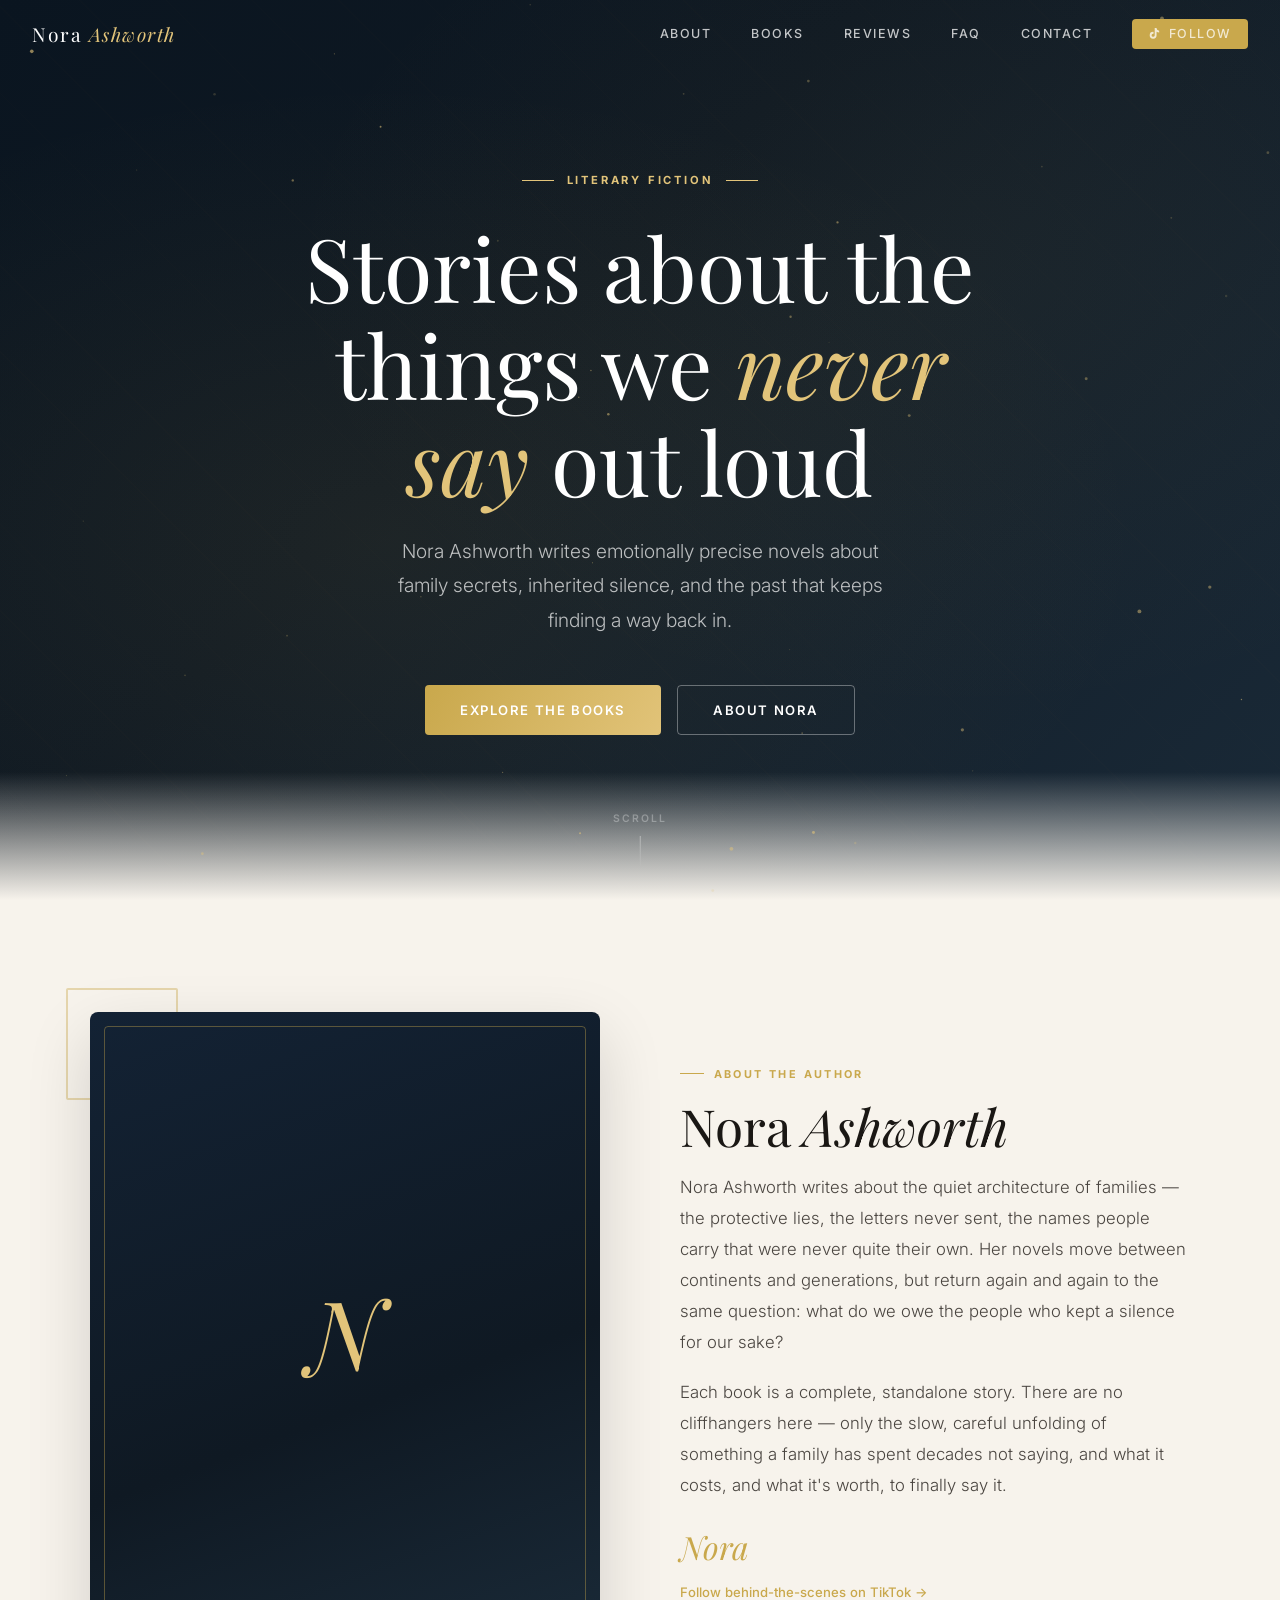
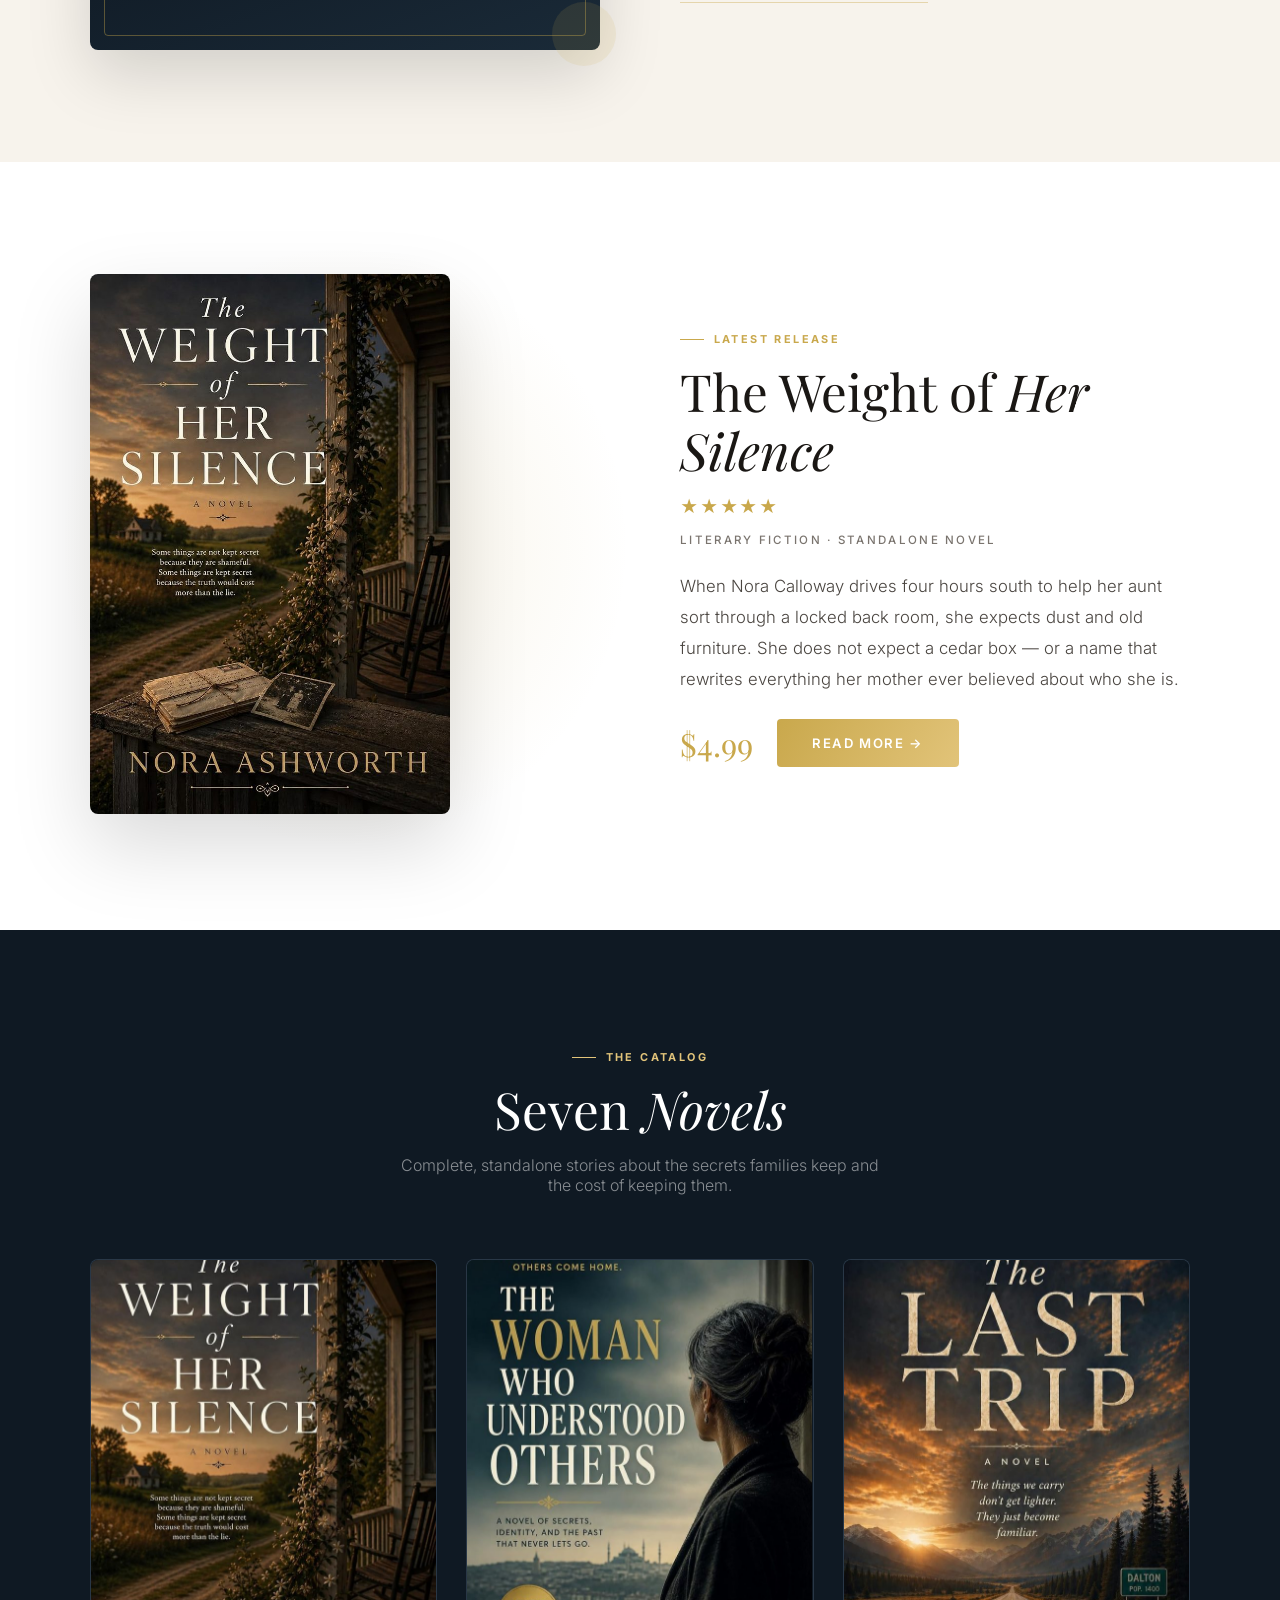
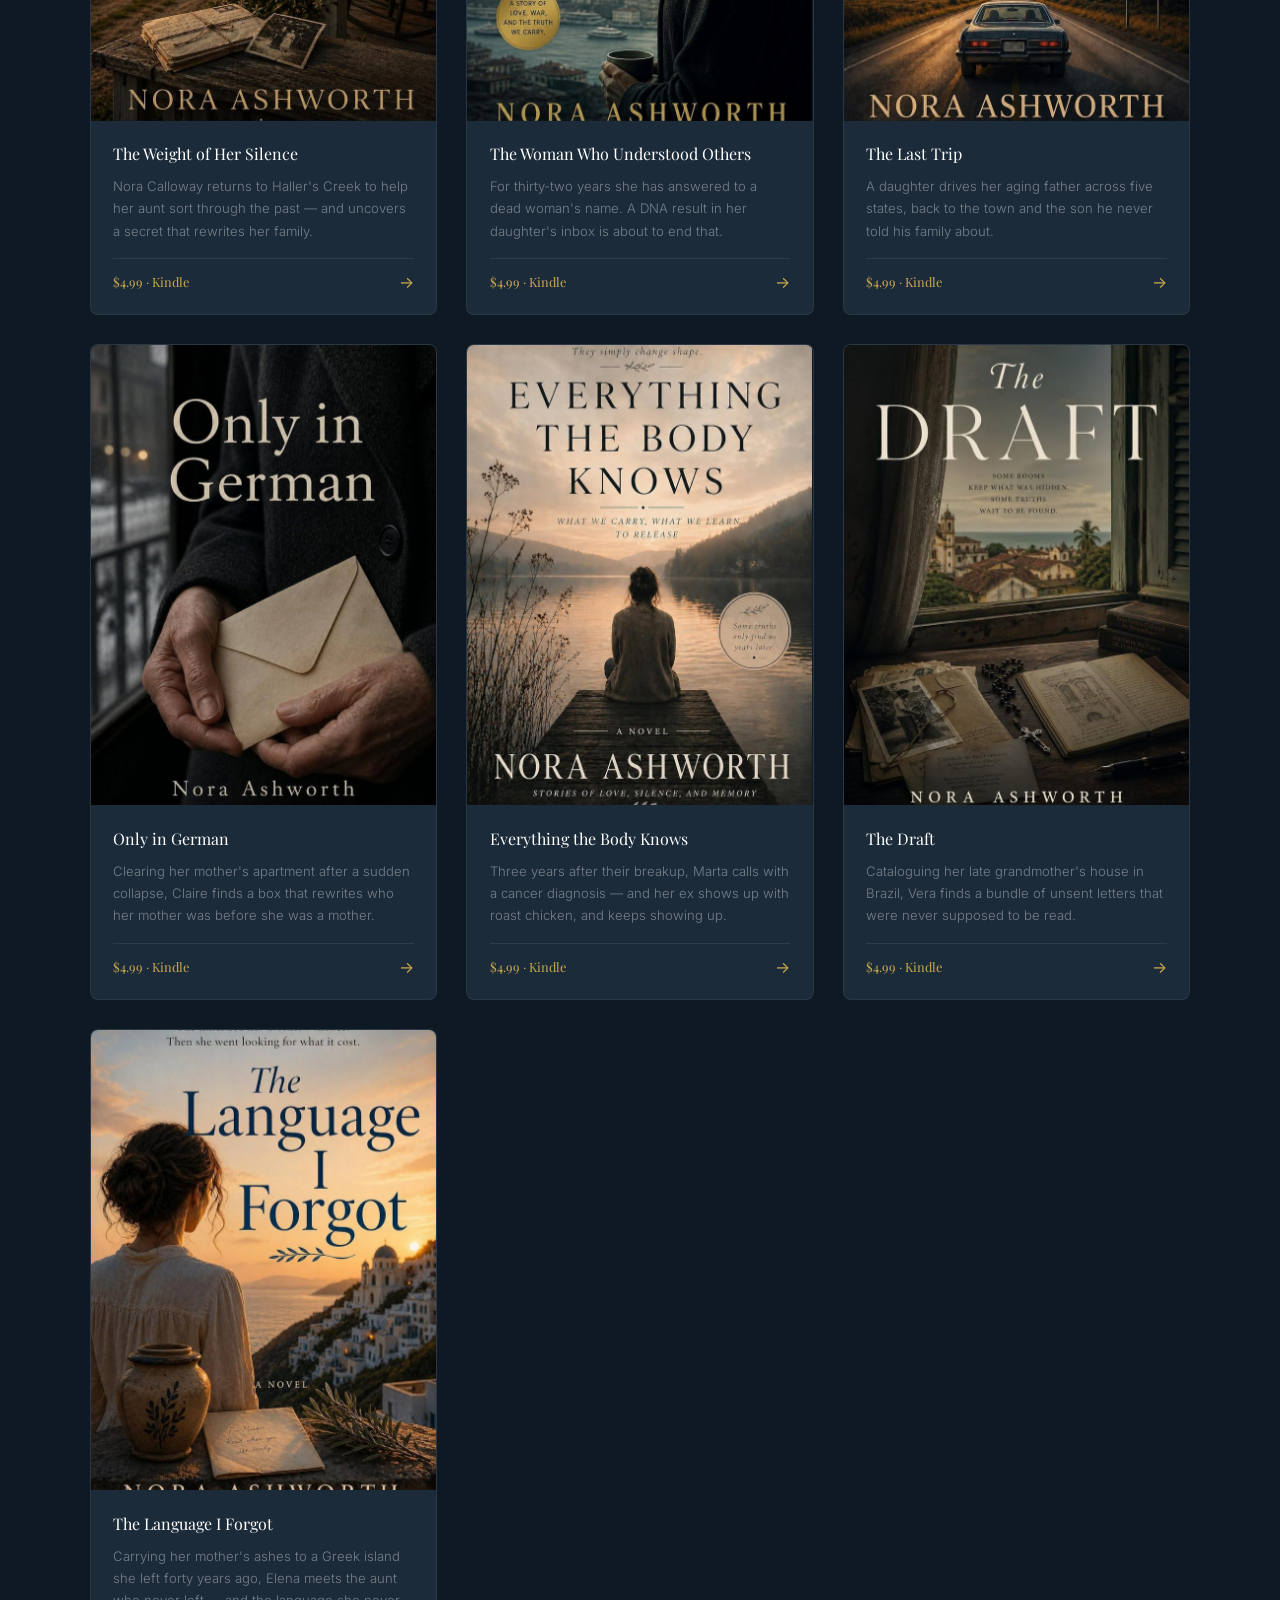
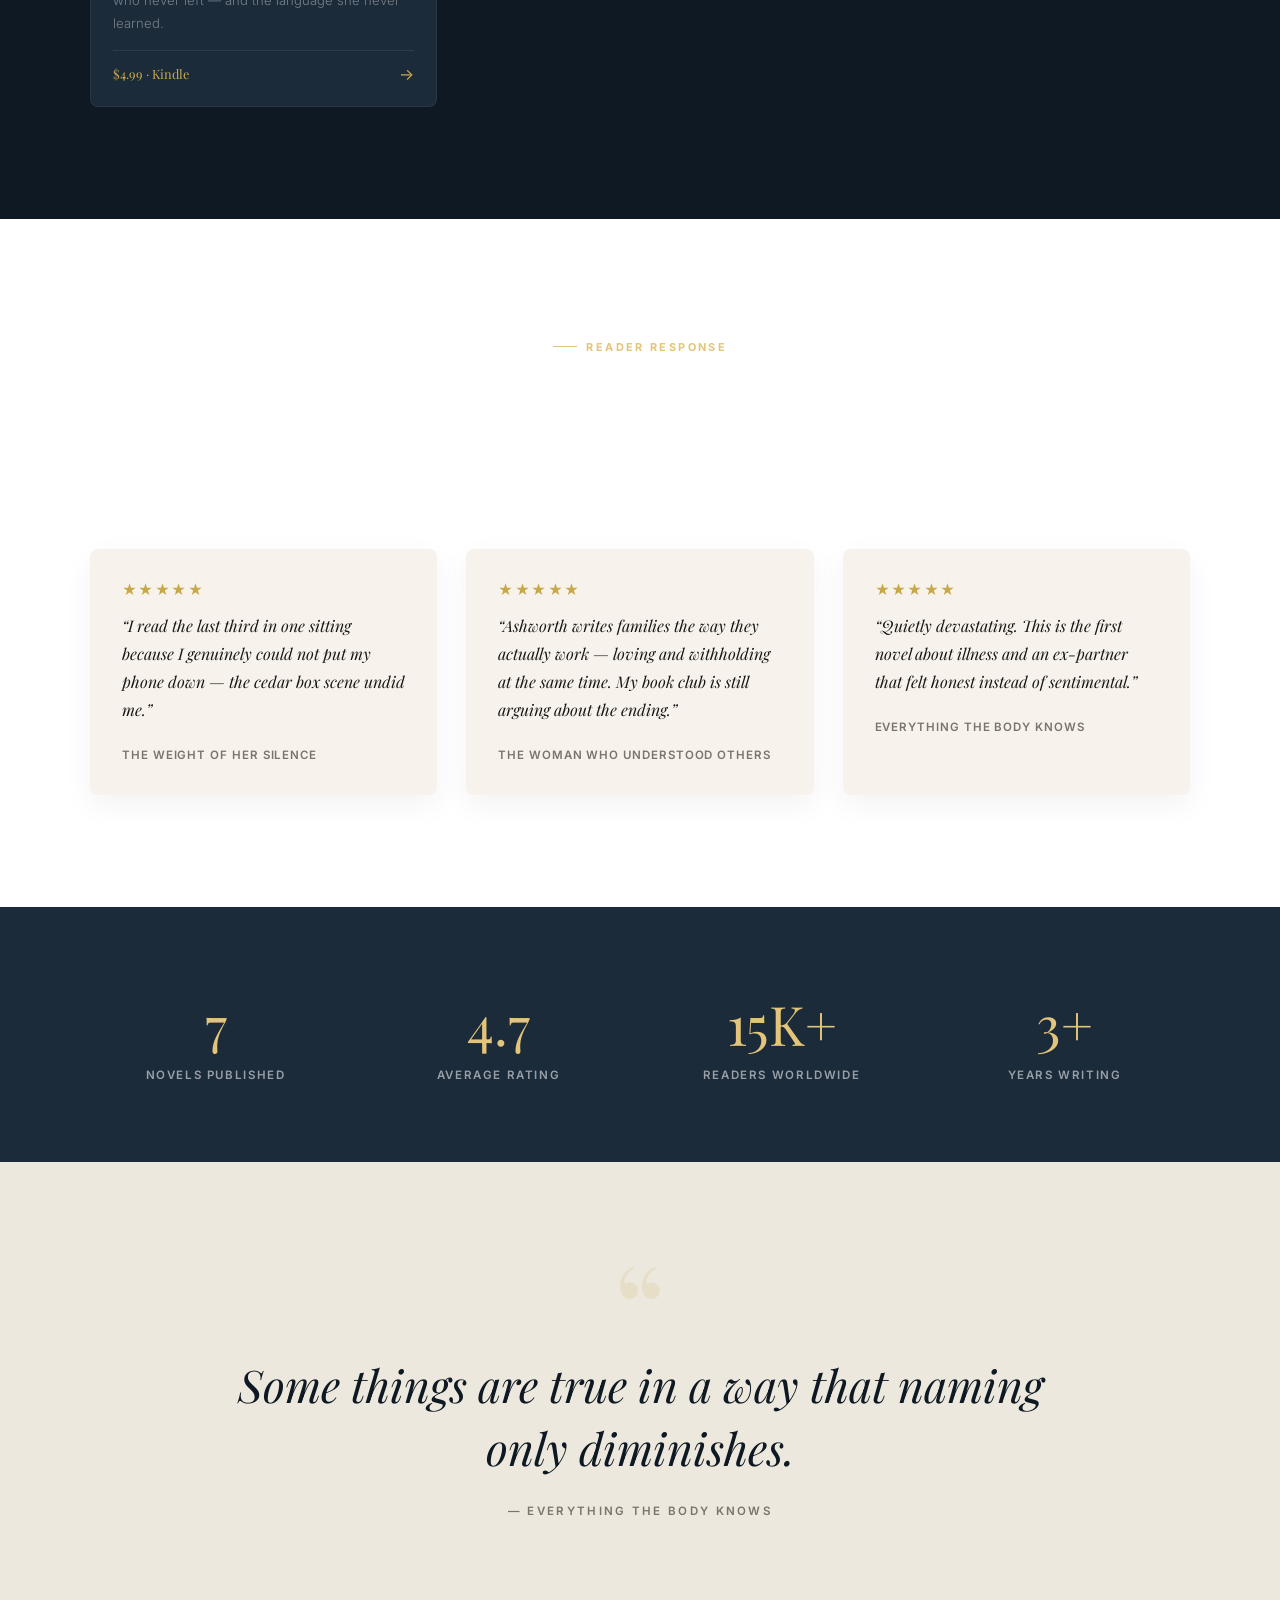
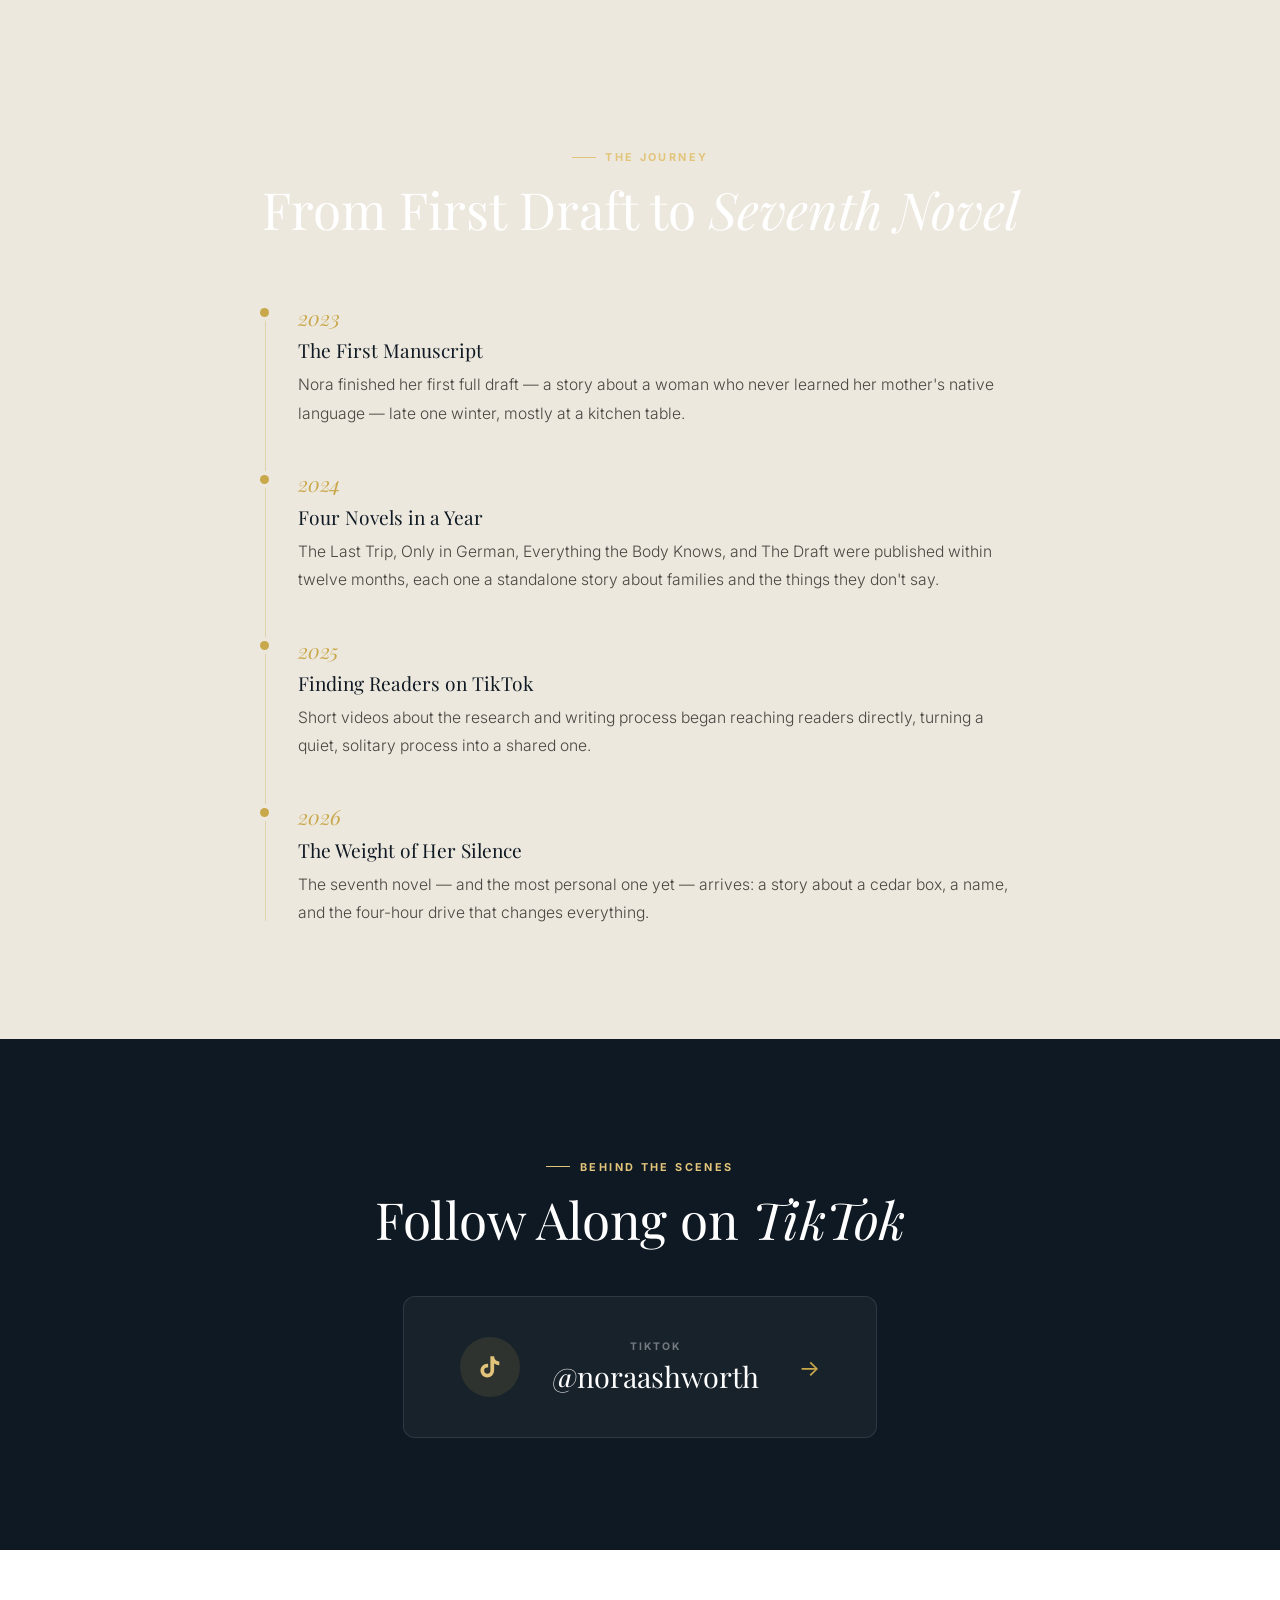
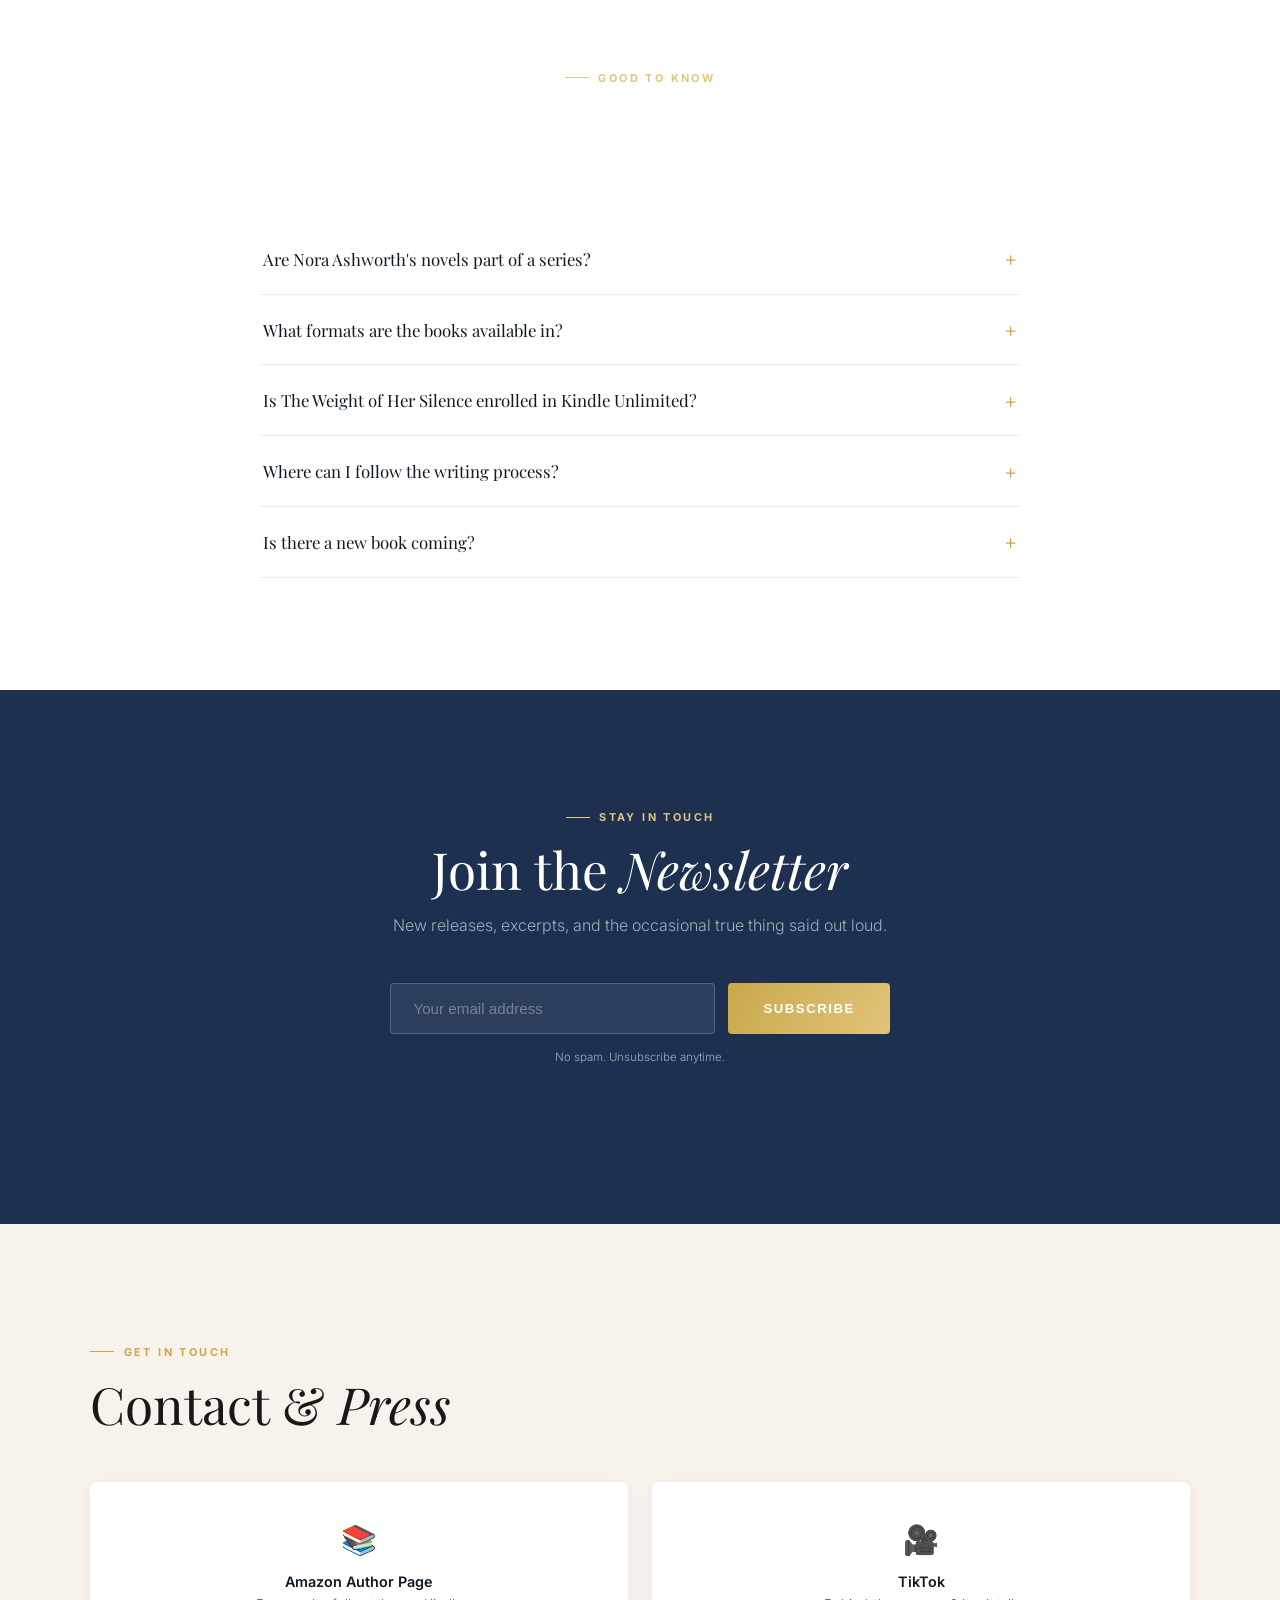
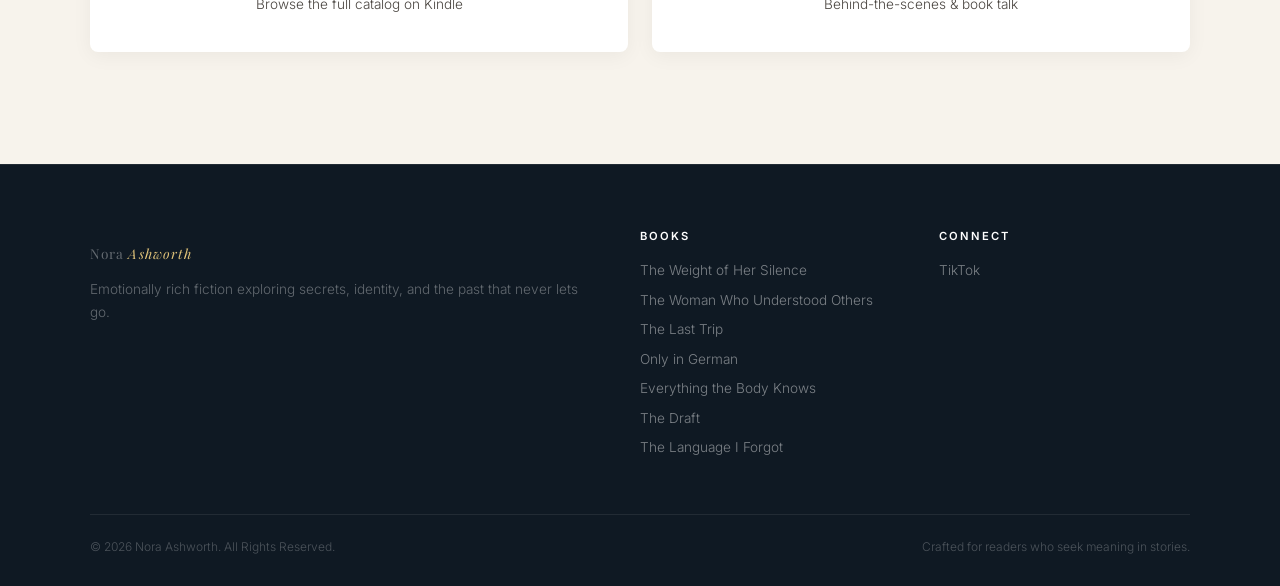
<file: index.html>
<!DOCTYPE html>
<html lang="en">
<head>

<meta charset="UTF-8">
<meta name="viewport" content="width=device-width, initial-scale=1.0">

<title>Nora Ashworth | Author of Literary Fiction</title>

<meta name="description" content="Nora Ashworth writes emotionally rich literary fiction about secrets, identity, and the past that never lets go. Explore her novels, including The Weight of Her Silence, The Woman Who Understood Others, and more &mdash; all available on Amazon Kindle.">
<meta name="keywords" content="Nora Ashworth, literary fiction author, family secrets novels, Kindle books, book club fiction">
<meta name="author" content="Nora Ashworth">
<meta name="robots" content="index,follow,max-image-preview:large,max-snippet:-1,max-video-preview:-1">
<meta name="googlebot" content="index,follow">

<link rel="canonical" href="https://noraashworth.vercel.app/">

<!-- Open Graph -->
<meta property="og:type" content="website">
<meta property="og:site_name" content="Nora Ashworth">
<meta property="og:title" content="Nora Ashworth | Author of Literary Fiction">
<meta property="og:description" content="Emotionally rich fiction exploring secrets, identity, and the past that never lets go.">
<meta property="og:url" content="https://noraashworth.vercel.app/">
<meta property="og:locale" content="en_US">

<!-- Twitter -->
<meta name="twitter:card" content="summary_large_image">
<meta name="twitter:title" content="Nora Ashworth | Author of Literary Fiction">
<meta name="twitter:description" content="Emotionally rich fiction exploring secrets, identity, and the past that never lets go.">

<meta name="theme-color" content="#0F1923">

<!-- Open Graph image (replace with a real hosted image, e.g. https://noraashworth.vercel.app/og-cover.jpg) -->
<meta property="og:image" content="https://noraashworth.vercel.app/og-cover.jpg">
<meta property="og:image:width" content="1200">
<meta property="og:image:height" content="630">
<meta name="twitter:image" content="https://noraashworth.vercel.app/og-cover.jpg">

<link rel="icon" href="favicon.ico">
<link rel="manifest" href="manifest.json">

<link rel="stylesheet" href="style.css">
<link rel="preconnect" href="https://fonts.googleapis.com"/>
<link rel="preconnect" href="https://fonts.gstatic.com" crossorigin/>
<link href="https://fonts.googleapis.com/css2?family=Playfair+Display:ital,wght@0,400;0,500;1,400;1,500&family=Inter:wght@300;400;500;600&display=swap" rel="stylesheet"/>

<!-- Person schema -->
<script type="application/ld+json">
{
  "@context": "https://schema.org",
  "@type": "Person",
  "name": "Nora Ashworth",
  "url": "https://noraashworth.vercel.app/",
  "jobTitle": "Author",
  "sameAs": [
    "https://www.tiktok.com/@noraashworth",
    "https://www.amazon.com/stores/Nora-Ashworth/author/B0GZ97K9LC"
  ]
}
</script>

<!-- Book catalog schema -->
<script type="application/ld+json">
{
  "@context": "https://schema.org",
  "@type": "ItemList",
  "itemListElement": [
    {"@type":"Book","position":1,"name":"The Weight of Her Silence","url":"https://noraashworth.vercel.app/books/the-weight-of-her-silence.html","author":{"@type":"Person","name":"Nora Ashworth"},"offers":{"@type":"Offer","price":"4.99","priceCurrency":"USD","url":"https://noraashworth.vercel.app/books/the-weight-of-her-silence.html"}},
    {"@type":"Book","position":2,"name":"The Woman Who Understood Others","url":"https://www.amazon.com/dp/B0GX32HPV2","author":{"@type":"Person","name":"Nora Ashworth"},"offers":{"@type":"Offer","price":"4.99","priceCurrency":"USD","url":"https://www.amazon.com/dp/B0GX32HPV2"}},
    {"@type":"Book","position":3,"name":"The Last Trip","url":"https://www.amazon.com/dp/B0GX2WC897","author":{"@type":"Person","name":"Nora Ashworth"},"offers":{"@type":"Offer","price":"4.99","priceCurrency":"USD","url":"https://www.amazon.com/dp/B0GX2WC897"}},
    {"@type":"Book","position":4,"name":"Only in German","url":"https://www.amazon.com/dp/B0GZ248SWF","author":{"@type":"Person","name":"Nora Ashworth"},"offers":{"@type":"Offer","price":"4.99","priceCurrency":"USD","url":"https://www.amazon.com/dp/B0GZ248SWF"}},
    {"@type":"Book","position":5,"name":"Everything the Body Knows","url":"https://www.amazon.com/dp/B0GX36T1NR","author":{"@type":"Person","name":"Nora Ashworth"},"offers":{"@type":"Offer","price":"4.99","priceCurrency":"USD","url":"https://www.amazon.com/dp/B0GX36T1NR"}},
    {"@type":"Book","position":6,"name":"The Draft","url":"https://www.amazon.com/dp/B0GZ73FNM8","author":{"@type":"Person","name":"Nora Ashworth"},"offers":{"@type":"Offer","price":"4.99","priceCurrency":"USD","url":"https://www.amazon.com/dp/B0GZ73FNM8"}},
    {"@type":"Book","position":7,"name":"The Language I Forgot","url":"https://www.amazon.com/dp/B0GZ616DH1","author":{"@type":"Person","name":"Nora Ashworth"},"offers":{"@type":"Offer","price":"4.99","priceCurrency":"USD","url":"https://www.amazon.com/dp/B0GZ616DH1"}}
  ]
}
</script>

<!-- FAQ schema (must mirror the visible FAQ section) -->
<script type="application/ld+json">
{
  "@context": "https://schema.org",
  "@type": "FAQPage",
  "mainEntity": [
    {"@type":"Question","name":"Are Nora Ashworth's novels part of a series?","acceptedAnswer":{"@type":"Answer","text":"No. Every novel is a complete, standalone story with its own characters and ending. You can start with any title and read them in any order."}},
    {"@type":"Question","name":"What formats are the books available in?","acceptedAnswer":{"@type":"Answer","text":"All seven novels are available as Kindle ebooks on Amazon. The Weight of Her Silence is also available to read directly on this site."}},
    {"@type":"Question","name":"Is The Weight of Her Silence enrolled in Kindle Unlimited?","acceptedAnswer":{"@type":"Answer","text":"Availability in Kindle Unlimited can change, so check the book's Amazon page for the most current enrollment status."}},
    {"@type":"Question","name":"Where can I follow the writing process?","acceptedAnswer":{"@type":"Answer","text":"Nora shares drafts, research, and behind-the-scenes updates on TikTok at @noraashworth."}},
    {"@type":"Question","name":"Is there a new book coming?","acceptedAnswer":{"@type":"Answer","text":"Yes. Subscribers to the newsletter are the first to hear about new releases, excerpts, and cover reveals."}}
  ]
}
</script>

</head>
<body>

<!-- NAV -->
<nav id="nav">
  <a class="nav-logo" href="index.html">
    <span>Nora <em>Ashworth</em></span>
  </a>
  <div class="nav-links">
    <a href="#about">About</a>
    <a href="#books">Books</a>
    <a href="#reviews">Reviews</a>
    <a href="#faq">FAQ</a>
    <a href="#contact">Contact</a>
    <a class="nav-tiktok" href="https://www.tiktok.com/@noraashworth" target="_blank">
      <svg width="13" height="13" viewBox="0 0 24 24" fill="currentColor"><path d="M19.59 6.69a4.83 4.83 0 0 1-3.77-4.25V2h-3.45v13.67a2.89 2.89 0 0 1-2.88 2.5 2.89 2.89 0 0 1-2.89-2.89 2.89 2.89 0 0 1 2.89-2.89c.28 0 .54.04.79.1V9.01a6.33 6.33 0 0 0-.79-.05 6.34 6.34 0 0 0-6.34 6.34 6.34 6.34 0 0 0 6.34 6.34 6.34 6.34 0 0 0 6.33-6.34V8.82a8.18 8.18 0 0 0 4.78 1.52V6.9a4.85 4.85 0 0 1-1.01-.21z"/></svg>
      Follow
    </a>
  </div>
  <button class="hamburger" id="hamburger" aria-label="Open menu">
    <svg width="24" height="24" viewBox="0 0 24 24" fill="none" stroke="#fff" stroke-width="2"><path d="M3 6h18M3 12h18M3 18h18"/></svg>
  </button>
</nav>

<div class="mobile-menu" id="mobileMenu">
  <button class="mobile-close" id="mobileClose" aria-label="Close menu">
    <svg width="26" height="26" viewBox="0 0 24 24" fill="none" stroke="#fff" stroke-width="2"><path d="M6 6l12 12M18 6L6 18"/></svg>
  </button>
  <a href="#about">About</a>
  <a href="#books">Books</a>
  <a href="#reviews">Reviews</a>
  <a href="#faq">FAQ</a>
  <a href="#contact">Contact</a>
</div>

<!-- HERO -->
<section class="hero">
  <div class="hero-bg"></div>
  <div class="hero-lines"></div>
  <canvas class="hero-particles" id="heroParticles" aria-hidden="true"></canvas>
  <div class="hero-content">
    <div class="eyebrow">Literary Fiction</div>
    <h1>Stories about the things we <em>never say</em> out loud</h1>
    <p>Nora Ashworth writes emotionally precise novels about family secrets, inherited silence, and the past that keeps finding a way back in.</p>
    <div class="hero-ctas">
      <a class="btn-gold" href="#books">Explore the Books</a>
      <a class="btn-outline" href="#about">About Nora</a>
    </div>
  </div>
  <div class="hero-fade"></div>
  <div class="scroll-hint">Scroll<div class="scroll-arrow"></div></div>
</section>

<!-- ABOUT -->
<section id="about">
  <div class="container about-grid">
    <div class="about-img-wrap reveal">
      <div class="about-img-frame"></div>
      <div class="about-monogram"><span>N</span></div>
      <div class="about-img-dot"></div>
    </div>
    <div class="reveal reveal-delay-1">
      <div class="section-eyebrow">About the Author</div>
      <h2 class="section-title">Nora <em>Ashworth</em></h2>
      <p class="about-text">Nora Ashworth writes about the quiet architecture of families &mdash; the protective lies, the letters never sent, the names people carry that were never quite their own. Her novels move between continents and generations, but return again and again to the same question: what do we owe the people who kept a silence for our sake?</p>
      <p class="about-text">Each book is a complete, standalone story. There are no cliffhangers here &mdash; only the slow, careful unfolding of something a family has spent decades not saying, and what it costs, and what it's worth, to finally say it.</p>
      <p class="about-sig">Nora</p>
      <a class="tiktok-link" href="https://www.tiktok.com/@noraashworth" target="_blank">Follow behind-the-scenes on TikTok &rarr;</a>
    </div>
  </div>
</section>

<!-- FEATURED -->
<section class="featured">
  <div class="container featured-grid">
    <div class="featured-img-wrap reveal">
      <div class="featured-glow"></div>
      <img src="covers/the-weight-of-her-silence.jpg" alt="The Weight of Her Silence book cover" loading="lazy">
    </div>
    <div class="reveal reveal-delay-1">
      <div class="section-eyebrow">Latest Release</div>
      <h2 class="section-title">The Weight of <em>Her Silence</em></h2>
      <div class="stars">&#9733;&#9733;&#9733;&#9733;&#9733;</div>
      <p class="featured-label">Literary Fiction &middot; Standalone Novel</p>
      <p class="about-text">When Nora Calloway drives four hours south to help her aunt sort through a locked back room, she expects dust and old furniture. She does not expect a cedar box &mdash; or a name that rewrites everything her mother ever believed about who she is.</p>
      <div class="price-row">
        <span class="price">$4.99</span>
        <a class="btn-gold" href="books/the-weight-of-her-silence.html">Read More &rarr;</a>
      </div>
    </div>
  </div>
</section>

<!-- BOOKS GRID -->
<section class="books-section" id="books">
  <div class="container">
    <div class="books-header reveal">
      <div class="section-eyebrow">The Catalog</div>
      <h2 class="section-title">Seven <em>Novels</em></h2>
      <p>Complete, standalone stories about the secrets families keep and the cost of keeping them.</p>
    </div>
    <div class="books-grid">
      <a class="book-card reveal" href="books/the-weight-of-her-silence.html">
        <div class="book-cover">
          <img src="covers/the-weight-of-her-silence.jpg" alt="The Weight of Her Silence book cover" loading="lazy">
          <div class="book-overlay"><span class="buy-label">View Book</span></div>
        </div>
        <div class="book-info">
          <h3>The Weight of Her Silence</h3>
          <p>Nora Calloway returns to Haller's Creek to help her aunt sort through the past — and uncovers a secret that rewrites her family.</p>
          <div class="book-footer">
            <span class="price">$4.99 &middot; Kindle</span>
            <span class="arrow">&rarr;</span>
          </div>
        </div>
      </a>
      <a class="book-card reveal" href="books/the-woman-who-understood-others.html">
        <div class="book-cover">
          <img src="covers/the-woman-who-understood-others.jpg" alt="The Woman Who Understood Others book cover" loading="lazy">
          <div class="book-overlay"><span class="buy-label">View Book</span></div>
        </div>
        <div class="book-info">
          <h3>The Woman Who Understood Others</h3>
          <p>For thirty-two years she has answered to a dead woman's name. A DNA result in her daughter's inbox is about to end that.</p>
          <div class="book-footer">
            <span class="price">$4.99 &middot; Kindle</span>
            <span class="arrow">&rarr;</span>
          </div>
        </div>
      </a>
      <a class="book-card reveal" href="books/the-last-trip.html">
        <div class="book-cover">
          <img src="covers/the-last-trip.jpg" alt="The Last Trip book cover" loading="lazy">
          <div class="book-overlay"><span class="buy-label">View Book</span></div>
        </div>
        <div class="book-info">
          <h3>The Last Trip</h3>
          <p>A daughter drives her aging father across five states, back to the town and the son he never told his family about.</p>
          <div class="book-footer">
            <span class="price">$4.99 &middot; Kindle</span>
            <span class="arrow">&rarr;</span>
          </div>
        </div>
      </a>
      <a class="book-card reveal" href="books/only-in-german.html">
        <div class="book-cover">
          <img src="covers/only-in-german.jpg" alt="Only in German book cover" loading="lazy">
          <div class="book-overlay"><span class="buy-label">View Book</span></div>
        </div>
        <div class="book-info">
          <h3>Only in German</h3>
          <p>Clearing her mother's apartment after a sudden collapse, Claire finds a box that rewrites who her mother was before she was a mother.</p>
          <div class="book-footer">
            <span class="price">$4.99 &middot; Kindle</span>
            <span class="arrow">&rarr;</span>
          </div>
        </div>
      </a>
      <a class="book-card reveal" href="books/everything-the-body-knows.html">
        <div class="book-cover">
          <img src="covers/everything-the-body-knows.jpg" alt="Everything the Body Knows book cover" loading="lazy">
          <div class="book-overlay"><span class="buy-label">View Book</span></div>
        </div>
        <div class="book-info">
          <h3>Everything the Body Knows</h3>
          <p>Three years after their breakup, Marta calls with a cancer diagnosis — and her ex shows up with roast chicken, and keeps showing up.</p>
          <div class="book-footer">
            <span class="price">$4.99 &middot; Kindle</span>
            <span class="arrow">&rarr;</span>
          </div>
        </div>
      </a>
      <a class="book-card reveal" href="books/the-draft.html">
        <div class="book-cover">
          <img src="covers/the-draft.jpg" alt="The Draft book cover" loading="lazy">
          <div class="book-overlay"><span class="buy-label">View Book</span></div>
        </div>
        <div class="book-info">
          <h3>The Draft</h3>
          <p>Cataloguing her late grandmother's house in Brazil, Vera finds a bundle of unsent letters that were never supposed to be read.</p>
          <div class="book-footer">
            <span class="price">$4.99 &middot; Kindle</span>
            <span class="arrow">&rarr;</span>
          </div>
        </div>
      </a>
      <a class="book-card reveal" href="books/the-language-i-forgot.html">
        <div class="book-cover">
          <img src="covers/the-language-i-forgot.jpg" alt="The Language I Forgot book cover" loading="lazy">
          <div class="book-overlay"><span class="buy-label">View Book</span></div>
        </div>
        <div class="book-info">
          <h3>The Language I Forgot</h3>
          <p>Carrying her mother's ashes to a Greek island she left forty years ago, Elena meets the aunt who never left — and the language she never learned.</p>
          <div class="book-footer">
            <span class="price">$4.99 &middot; Kindle</span>
            <span class="arrow">&rarr;</span>
          </div>
        </div>
      </a>
    </div>
  </div>
</section>

<!-- REVIEWS -->
<section class="reviews-section" id="reviews">
  <div class="container">
    <div class="books-header reveal">
      <div class="section-eyebrow">Reader Response</div>
      <h2 class="section-title">What Readers <em>Are Saying</em></h2>
      <p>A few notes from the people who stayed up too late finishing these books.</p>
    </div>
    <div class="reviews-grid">
      <div class="review-card reveal">
        <div class="stars">&#9733;&#9733;&#9733;&#9733;&#9733;</div>
        <p>&ldquo;I read the last third in one sitting because I genuinely could not put my phone down &mdash; the cedar box scene undid me.&rdquo;</p>
        <span>The Weight of Her Silence</span>
      </div>
      <div class="review-card reveal reveal-delay-1">
        <div class="stars">&#9733;&#9733;&#9733;&#9733;&#9733;</div>
        <p>&ldquo;Ashworth writes families the way they actually work &mdash; loving and withholding at the same time. My book club is still arguing about the ending.&rdquo;</p>
        <span>The Woman Who Understood Others</span>
      </div>
      <div class="review-card reveal reveal-delay-2">
        <div class="stars">&#9733;&#9733;&#9733;&#9733;&#9733;</div>
        <p>&ldquo;Quietly devastating. This is the first novel about illness and an ex-partner that felt honest instead of sentimental.&rdquo;</p>
        <span>Everything the Body Knows</span>
      </div>
    </div>
  </div>
</section>

<!-- STATS -->
<section class="stats-section">
  <div class="container">
    <div class="stats-grid">
      <div class="stat-item reveal">
        <span class="stat-number" data-count="7">0</span>
        <span class="stat-label">Novels Published</span>
      </div>
      <div class="stat-item reveal reveal-delay-1">
        <span class="stat-number" data-count="4.8" data-decimal="1">0</span>
        <span class="stat-label">Average Rating</span>
      </div>
      <div class="stat-item reveal reveal-delay-2">
        <span class="stat-number" data-count="15" data-suffix="K+">0</span>
        <span class="stat-label">Readers Worldwide</span>
      </div>
      <div class="stat-item reveal reveal-delay-2">
        <span class="stat-number" data-count="3" data-suffix="+">0</span>
        <span class="stat-label">Years Writing</span>
      </div>
    </div>
  </div>
</section>

<!-- QUOTE -->
<section class="quote-section">
  <div class="container">
    <div class="quote-mark reveal">&ldquo;</div>
    <p class="quote-text reveal">Some things are true in a way that naming only diminishes.</p>
    <p class="quote-source reveal">&mdash; Everything the Body Knows</p>
  </div>
</section>

<!-- TIMELINE -->
<section class="timeline-section">
  <div class="container">
    <div class="books-header reveal">
      <div class="section-eyebrow">The Journey</div>
      <h2 class="section-title">From First Draft to <em>Seventh Novel</em></h2>
    </div>
    <div class="timeline">
      <div class="timeline-item reveal">
        <div class="timeline-year">2023</div>
        <div class="timeline-content">
          <h3>The First Manuscript</h3>
          <p>Nora finished her first full draft &mdash; a story about a woman who never learned her mother's native language &mdash; late one winter, mostly at a kitchen table.</p>
        </div>
      </div>
      <div class="timeline-item reveal reveal-delay-1">
        <div class="timeline-year">2024</div>
        <div class="timeline-content">
          <h3>Four Novels in a Year</h3>
          <p>The Last Trip, Only in German, Everything the Body Knows, and The Draft were published within twelve months, each one a standalone story about families and the things they don't say.</p>
        </div>
      </div>
      <div class="timeline-item reveal reveal-delay-2">
        <div class="timeline-year">2025</div>
        <div class="timeline-content">
          <h3>Finding Readers on TikTok</h3>
          <p>Short videos about the research and writing process began reaching readers directly, turning a quiet, solitary process into a shared one.</p>
        </div>
      </div>
      <div class="timeline-item reveal reveal-delay-2">
        <div class="timeline-year">2026</div>
        <div class="timeline-content">
          <h3>The Weight of Her Silence</h3>
          <p>The seventh novel &mdash; and the most personal one yet &mdash; arrives: a story about a cedar box, a name, and the four-hour drive that changes everything.</p>
        </div>
      </div>
    </div>
  </div>
</section>

<!-- TIKTOK -->
<section class="tiktok-section" id="tiktok">
  <div class="container" style="text-align:center">
    <div class="section-eyebrow">Behind the Scenes</div>
    <h2 class="section-title">Follow Along on <em>TikTok</em></h2>
    <a class="tiktok-card" href="https://www.tiktok.com/@noraashworth" target="_blank" rel="noopener">
      <div class="tiktok-icon-wrap">
        <svg width="26" height="26" viewBox="0 0 24 24" fill="#E2C47A"><path d="M19.59 6.69a4.83 4.83 0 0 1-3.77-4.25V2h-3.45v13.67a2.89 2.89 0 0 1-2.88 2.5 2.89 2.89 0 0 1-2.89-2.89 2.89 2.89 0 0 1 2.89-2.89c.28 0 .54.04.79.1V9.01a6.33 6.33 0 0 0-.79-.05 6.34 6.34 0 0 0-6.34 6.34 6.34 6.34 0 0 0 6.34 6.34 6.34 6.34 0 0 0 6.33-6.34V8.82a8.18 8.18 0 0 0 4.78 1.52V6.9a4.85 4.85 0 0 1-1.01-.21z"/></svg>
      </div>
      <div>
        <div class="tiktok-handle-label">TikTok</div>
        <div class="tiktok-handle">@noraashworth</div>
      </div>
      <div class="tiktok-arrow">&rarr;</div>
    </a>
  </div>
</section>

<!-- FAQ -->
<section class="faq-section" id="faq">
  <div class="container">
    <div class="books-header reveal">
      <div class="section-eyebrow">Good to Know</div>
      <h2 class="section-title">Frequently Asked <em>Questions</em></h2>
    </div>
    <div class="faq-list">
      <div class="faq-item-home reveal">
        <button class="faq-question" aria-expanded="false">
          <span>Are Nora Ashworth's novels part of a series?</span>
          <span class="faq-icon">+</span>
        </button>
        <div class="faq-answer">
          <p>No. Every novel is a complete, standalone story with its own characters and ending. You can start with any title and read them in any order.</p>
        </div>
      </div>
      <div class="faq-item-home reveal">
        <button class="faq-question" aria-expanded="false">
          <span>What formats are the books available in?</span>
          <span class="faq-icon">+</span>
        </button>
        <div class="faq-answer">
          <p>All seven novels are available as Kindle ebooks on Amazon. The Weight of Her Silence is also available to read directly on this site.</p>
        </div>
      </div>
      <div class="faq-item-home reveal">
        <button class="faq-question" aria-expanded="false">
          <span>Is The Weight of Her Silence enrolled in Kindle Unlimited?</span>
          <span class="faq-icon">+</span>
        </button>
        <div class="faq-answer">
          <p>Availability in Kindle Unlimited can change, so check the book's Amazon page for the most current enrollment status.</p>
        </div>
      </div>
      <div class="faq-item-home reveal">
        <button class="faq-question" aria-expanded="false">
          <span>Where can I follow the writing process?</span>
          <span class="faq-icon">+</span>
        </button>
        <div class="faq-answer">
          <p>Nora shares drafts, research, and behind-the-scenes updates on TikTok at @noraashworth.</p>
        </div>
      </div>
      <div class="faq-item-home reveal">
        <button class="faq-question" aria-expanded="false">
          <span>Is there a new book coming?</span>
          <span class="faq-icon">+</span>
        </button>
        <div class="faq-answer">
          <p>Yes. Subscribers to the newsletter are the first to hear about new releases, excerpts, and cover reveals.</p>
        </div>
      </div>
    </div>
  </div>
</section>

<!-- NEWSLETTER -->
<section class="newsletter-section">
  <div class="container">
    <div class="section-eyebrow">Stay in Touch</div>
    <h2 class="section-title">Join the <em>Newsletter</em></h2>
    <p>New releases, excerpts, and the occasional true thing said out loud.</p>
    <form class="newsletter-form" id="newsletterForm">
      <input type="email" placeholder="Your email address" required>
      <button class="btn-gold" type="submit">Subscribe</button>
    </form>
    <p class="newsletter-note" id="newsletterNote">No spam. Unsubscribe anytime.</p>
  </div>
</section>

<!-- CONTACT -->
<section id="contact">
  <div class="container">
    <div class="section-eyebrow">Get in Touch</div>
    <h2 class="section-title">Contact &amp; <em>Press</em></h2>
    <div class="contact-grid">
      <a class="contact-card" href="https://www.amazon.com/stores/Nora-Ashworth/author/B0GZ97K9LC" target="_blank">
        <div class="contact-icon">&#128218;</div>
        <h3>Amazon Author Page</h3>
        <p>Browse the full catalog on Kindle</p>
      </a>
      <a class="contact-card" href="https://www.tiktok.com/@noraashworth" target="_blank">
        <div class="contact-icon">&#127909;</div>
        <h3>TikTok</h3>
        <p>Behind-the-scenes &amp; book talk</p>
      </a>
    </div>
  </div>
</section>

<!-- FOOTER -->
<footer>
  <div class="container">
    <div class="footer-grid">
      <div class="footer-brand">
        <p class="footer-logo">Nora <em>Ashworth</em></p>
        <p>Emotionally rich fiction exploring secrets, identity, and the past that never lets go.</p>
      </div>
      <div class="footer-col">
        <h4>Books</h4>
        <ul>
          <li><a href="books/the-weight-of-her-silence.html">The Weight of Her Silence</a></li>
          <li><a href="books/the-woman-who-understood-others.html">The Woman Who Understood Others</a></li>
          <li><a href="books/the-last-trip.html">The Last Trip</a></li>
          <li><a href="books/only-in-german.html">Only in German</a></li>
          <li><a href="books/everything-the-body-knows.html">Everything the Body Knows</a></li>
          <li><a href="books/the-draft.html">The Draft</a></li>
          <li><a href="books/the-language-i-forgot.html">The Language I Forgot</a></li>
        </ul>
      </div>
      <div class="footer-col">
        <h4>Connect</h4>
        <ul>
          <li><a href="https://www.tiktok.com/@noraashworth" target="_blank">TikTok</a></li>
        </ul>
      </div>
    </div>
    <div class="footer-bottom">
      <p>&copy; 2026 Nora Ashworth. All Rights Reserved.</p>
      <p>Crafted for readers who seek meaning in stories.</p>
    </div>
  </div>
</footer>

<script src="script.js"></script>
</body>
</html>
</file>
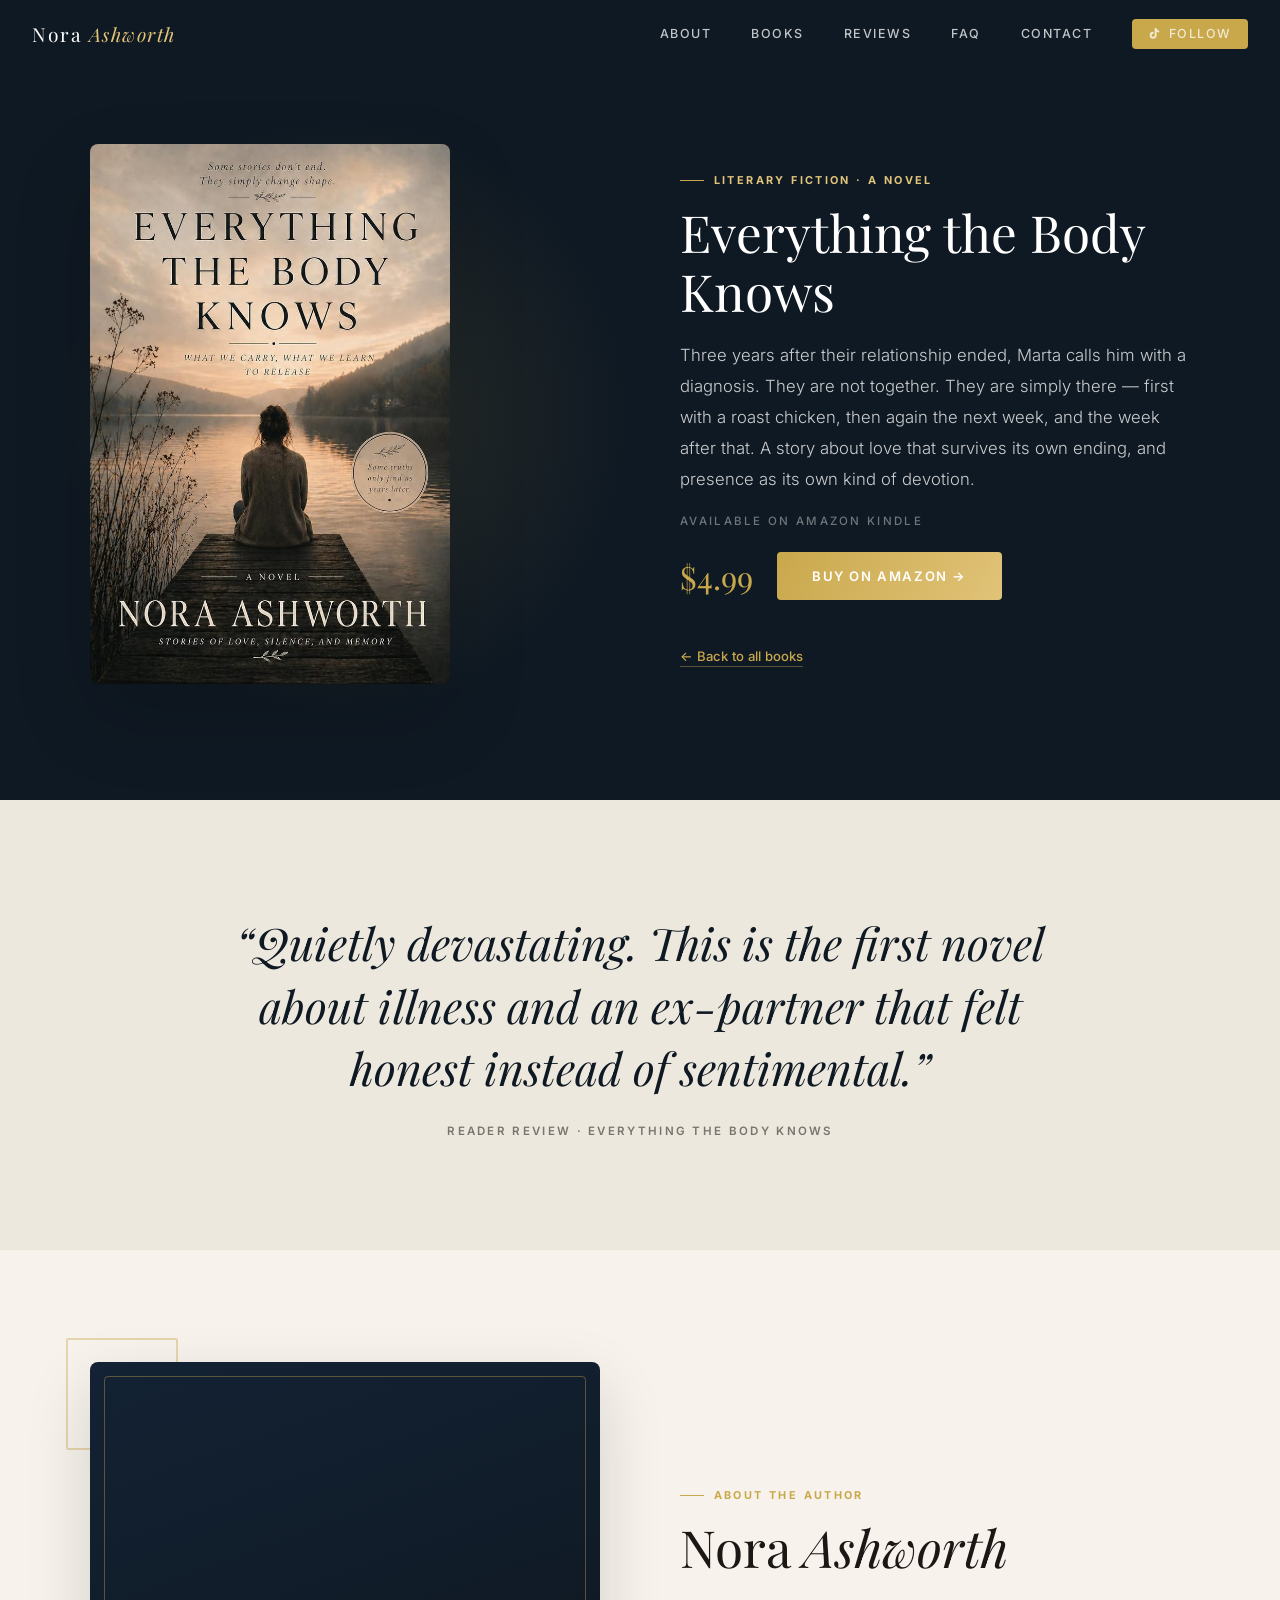
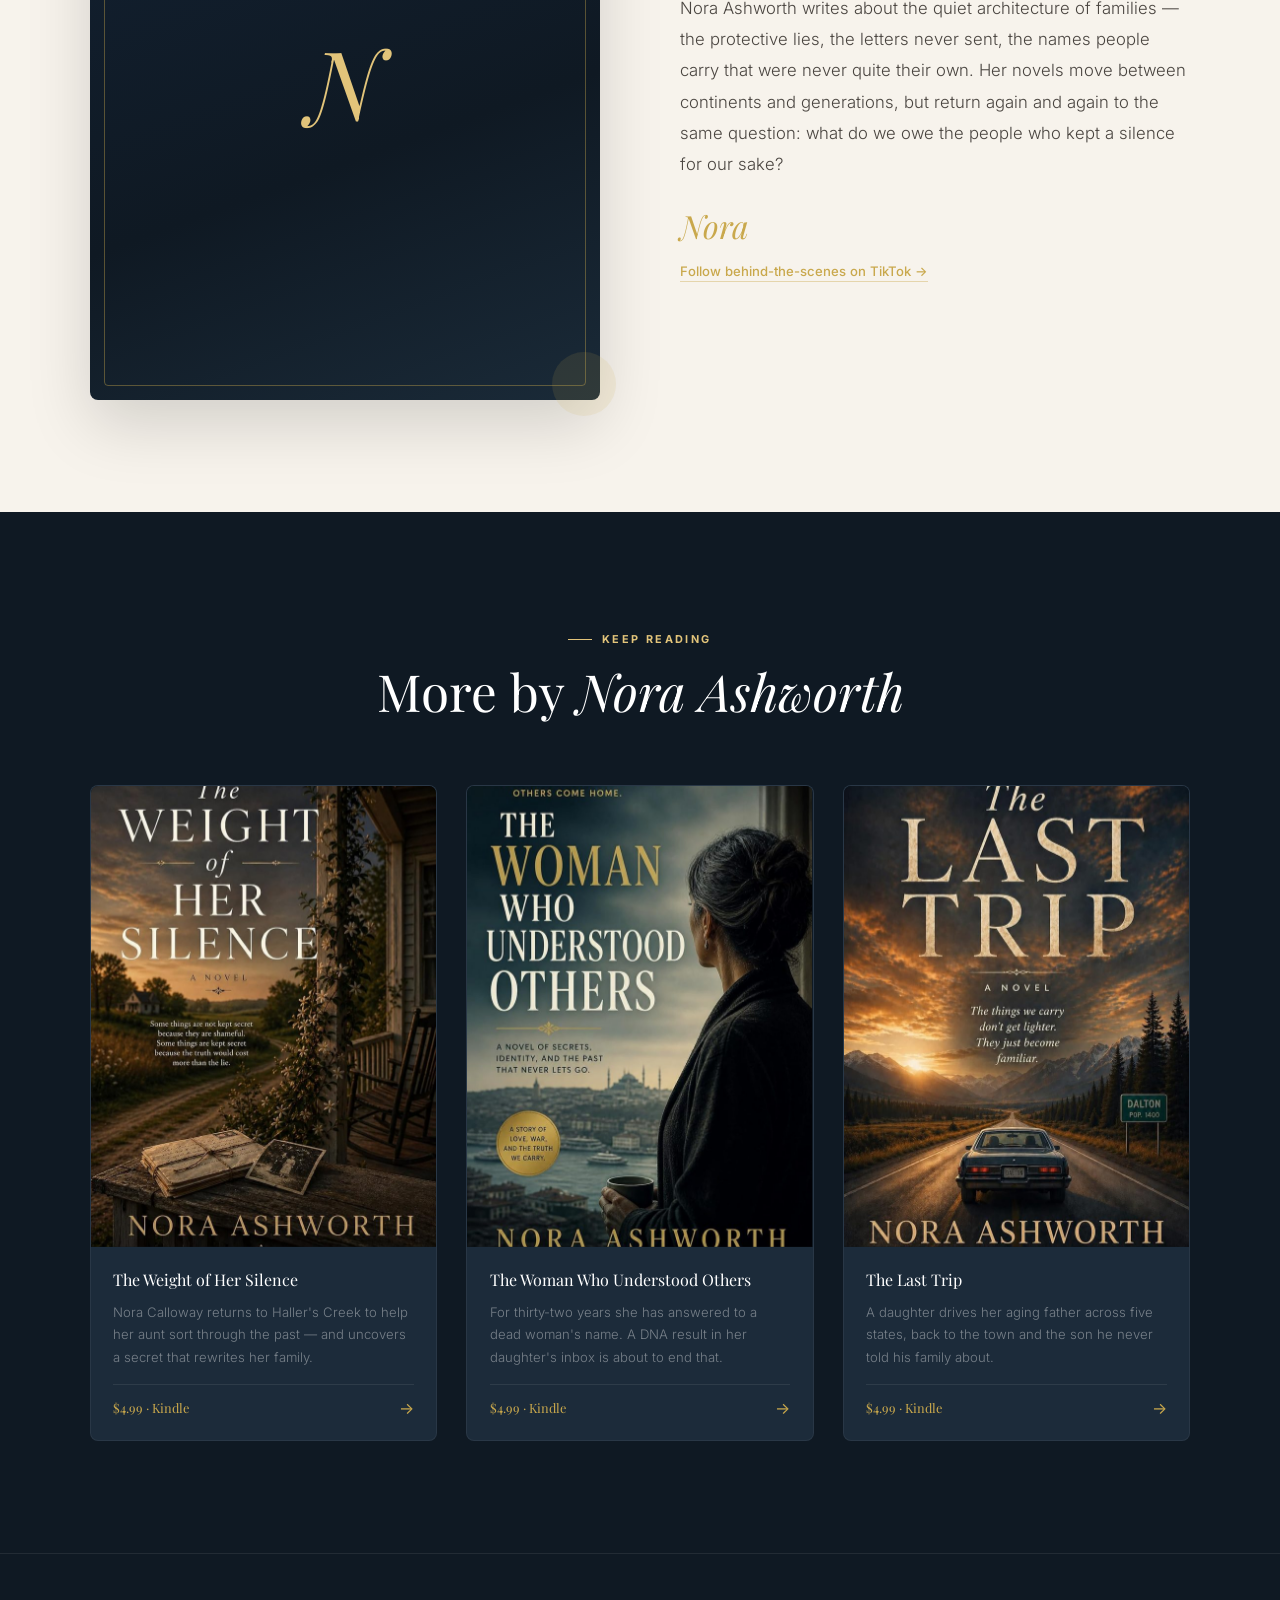
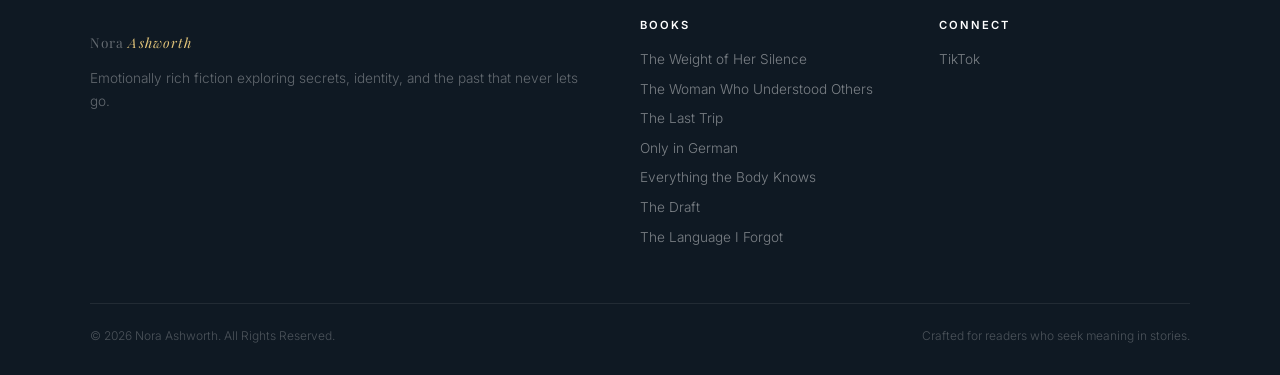
<file: books/everything-the-body-knows.html>
<!DOCTYPE html>
<html lang="en">
<head>

<meta charset="UTF-8">
<meta name="viewport" content="width=device-width, initial-scale=1.0">

<title>Everything the Body Knows by Nora Ashworth | Literary Fiction Novel</title>

<meta name="description" content="Three years after their breakup, Marta calls with a cancer diagnosis — and her ex shows up with roast chicken, and keeps showing up.">
<meta name="keywords" content="Everything the Body Knows, Nora Ashworth, literary fiction, family secrets novel, Kindle book">
<meta name="author" content="Nora Ashworth">
<meta name="robots" content="index,follow,max-image-preview:large,max-snippet:-1,max-video-preview:-1">
<meta name="googlebot" content="index,follow">

<link rel="canonical" href="https://noraashworth.vercel.app/books/everything-the-body-knows.html">

<!-- Open Graph -->
<meta property="og:type" content="book">
<meta property="og:site_name" content="Nora Ashworth">
<meta property="og:title" content="Everything the Body Knows by Nora Ashworth">
<meta property="og:description" content="Three years after their breakup, Marta calls with a cancer diagnosis — and her ex shows up with roast chicken, and keeps showing up.">
<meta property="og:url" content="https://noraashworth.vercel.app/books/everything-the-body-knows.html">
<meta property="og:image" content="https://noraashworth.vercel.app/covers/everything-the-body-knows.jpg">
<meta property="og:locale" content="en_US">

<!-- Twitter -->
<meta name="twitter:card" content="summary_large_image">
<meta name="twitter:title" content="Everything the Body Knows by Nora Ashworth">
<meta name="twitter:description" content="Three years after their breakup, Marta calls with a cancer diagnosis — and her ex shows up with roast chicken, and keeps showing up.">
<meta name="twitter:image" content="https://noraashworth.vercel.app/covers/everything-the-body-knows.jpg">

<meta name="theme-color" content="#0F1923">

<link rel="icon" href="../favicon.ico">
<link rel="manifest" href="../manifest.json">

<link rel="stylesheet" href="../style.css">
<link rel="preconnect" href="https://fonts.googleapis.com"/>
<link rel="preconnect" href="https://fonts.gstatic.com" crossorigin/>
<link href="https://fonts.googleapis.com/css2?family=Playfair+Display:ital,wght@0,400;0,500;1,400;1,500&family=Inter:wght@300;400;500;600&display=swap" rel="stylesheet"/>

<!-- Book schema -->
<script type="application/ld+json">
{
  "@context": "https://schema.org",
  "@type": "Book",
  "name": "Everything the Body Knows",
  "author": {"@type":"Person","name":"Nora Ashworth","url":"https://noraashworth.vercel.app/"},
  "url": "https://noraashworth.vercel.app/books/everything-the-body-knows.html",
  "image": "https://noraashworth.vercel.app/covers/everything-the-body-knows.jpg",
  "description": "Three years after their breakup, Marta calls with a cancer diagnosis — and her ex shows up with roast chicken, and keeps showing up.",
  "offers": {"@type":"Offer","price":"4.99","priceCurrency":"USD","url":"https://www.amazon.com/dp/B0GX36T1NR","availability":"https://schema.org/InStock"}
}
</script>
</head>
<body>

<nav id="nav">
  <a class="nav-logo" href="../index.html">
    <span>Nora <em>Ashworth</em></span>
  </a>
  <div class="nav-links">
    <a href="../index.html#about">About</a>
    <a href="../index.html#books">Books</a>
    <a href="../index.html#reviews">Reviews</a>
    <a href="../index.html#faq">FAQ</a>
    <a href="../index.html#contact">Contact</a>
    <a class="nav-tiktok" href="https://www.tiktok.com/@noraashworth" target="_blank">
      <svg width="13" height="13" viewBox="0 0 24 24" fill="currentColor"><path d="M19.59 6.69a4.83 4.83 0 0 1-3.77-4.25V2h-3.45v13.67a2.89 2.89 0 0 1-2.88 2.5 2.89 2.89 0 0 1-2.89-2.89 2.89 2.89 0 0 1 2.89-2.89c.28 0 .54.04.79.1V9.01a6.33 6.33 0 0 0-.79-.05 6.34 6.34 0 0 0-6.34 6.34 6.34 6.34 0 0 0 6.34 6.34 6.34 6.34 0 0 0 6.33-6.34V8.82a8.18 8.18 0 0 0 4.78 1.52V6.9a4.85 4.85 0 0 1-1.01-.21z"/></svg>
      Follow
    </a>
  </div>
  <button class="hamburger" id="hamburger" aria-label="Open menu">
    <svg width="24" height="24" viewBox="0 0 24 24" fill="none" stroke="#fff" stroke-width="2"><path d="M3 6h18M3 12h18M3 18h18"/></svg>
  </button>
</nav>

<div class="mobile-menu" id="mobileMenu">
  <button class="mobile-close" id="mobileClose" aria-label="Close menu">
    <svg width="26" height="26" viewBox="0 0 24 24" fill="none" stroke="#fff" stroke-width="2"><path d="M6 6l12 12M18 6L6 18"/></svg>
  </button>
  <a href="../index.html#about">About</a>
  <a href="../index.html#books">Books</a>
  <a href="../index.html#reviews">Reviews</a>
  <a href="../index.html#faq">FAQ</a>
  <a href="../index.html#contact">Contact</a>
</div>

<!-- BOOK HERO -->
<section class="books-section" style="padding-top:9rem">
  <div class="container featured-grid">
    <div class="featured-img-wrap reveal">
      <div class="featured-glow"></div>
      <img src="../covers/everything-the-body-knows.jpg" alt="Everything the Body Knows book cover" loading="lazy">
    </div>
    <div class="reveal reveal-delay-1">
      <div class="section-eyebrow" style="color:var(--gold-light)">Literary Fiction &middot; A Novel</div>
      <h1 class="section-title" style="color:#fff;margin-bottom:1.2rem">Everything the Body Knows</h1>
      <p style="color:rgba(255,255,255,0.78);font-size:1.05rem;line-height:1.85;font-weight:300;margin-bottom:1.2rem">Three years after their relationship ended, Marta calls him with a diagnosis. They are not together. They are simply there — first with a roast chicken, then again the next week, and the week after that. A story about love that survives its own ending, and presence as its own kind of devotion.</p>
      <p class="featured-label" style="color:rgba(255,255,255,0.4)">Available on Amazon Kindle</p>
      <div class="price-row">
        <span class="price">$4.99</span>
        <a class="btn-gold" href="https://www.amazon.com/dp/B0GX36T1NR" target="_blank" rel="noopener">Buy on Amazon &rarr;</a>
      </div>
      <p style="margin-top:2rem">
        <a class="tiktok-link" href="../index.html#books">&larr; Back to all books</a>
      </p>
    </div>
  </div>
</section>

<!-- READER QUOTE -->
<section class="quote-section">
  <div class="container">
    <p class="quote-text reveal">&ldquo;Quietly devastating. This is the first novel about illness and an ex-partner that felt honest instead of sentimental.&rdquo;</p>
    <p class="quote-source reveal">Reader review &middot; Everything the Body Knows</p>
  </div>
</section>


<!-- ABOUT AUTHOR -->
<section id="about">
  <div class="container about-grid">
    <div class="about-img-wrap reveal">
      <div class="about-img-frame"></div>
      <div class="about-monogram"><span>N</span></div>
      <div class="about-img-dot"></div>
    </div>
    <div class="reveal reveal-delay-1">
      <div class="section-eyebrow">About the Author</div>
      <h2 class="section-title">Nora <em>Ashworth</em></h2>
      <p class="about-text">Nora Ashworth writes about the quiet architecture of families &mdash; the protective lies, the letters never sent, the names people carry that were never quite their own. Her novels move between continents and generations, but return again and again to the same question: what do we owe the people who kept a silence for our sake?</p>
      <p class="about-sig">Nora</p>
      <a class="tiktok-link" href="https://www.tiktok.com/@noraashworth" target="_blank">Follow behind-the-scenes on TikTok &rarr;</a>
    </div>
  </div>
</section>

<!-- MORE BOOKS -->
<section class="books-section">
  <div class="container">
    <div class="books-header reveal">
      <div class="section-eyebrow" style="color:var(--gold-light)">Keep Reading</div>
      <h2 class="section-title" style="color:#fff">More by <em>Nora Ashworth</em></h2>
    </div>
    <div class="books-grid">
      <a class="book-card reveal" href="the-weight-of-her-silence.html">
        <div class="book-cover">
          <img src="../covers/the-weight-of-her-silence.jpg" alt="The Weight of Her Silence book cover" loading="lazy">
          <div class="book-overlay"><span class="buy-label">View Book</span></div>
        </div>
        <div class="book-info">
          <h3>The Weight of Her Silence</h3>
          <p>Nora Calloway returns to Haller's Creek to help her aunt sort through the past — and uncovers a secret that rewrites her family.</p>
          <div class="book-footer">
            <span class="price">$4.99 &middot; Kindle</span>
            <span class="arrow">&rarr;</span>
          </div>
        </div>
      </a>
      <a class="book-card reveal" href="the-woman-who-understood-others.html">
        <div class="book-cover">
          <img src="../covers/the-woman-who-understood-others.jpg" alt="The Woman Who Understood Others book cover" loading="lazy">
          <div class="book-overlay"><span class="buy-label">View Book</span></div>
        </div>
        <div class="book-info">
          <h3>The Woman Who Understood Others</h3>
          <p>For thirty-two years she has answered to a dead woman's name. A DNA result in her daughter's inbox is about to end that.</p>
          <div class="book-footer">
            <span class="price">$4.99 &middot; Kindle</span>
            <span class="arrow">&rarr;</span>
          </div>
        </div>
      </a>
      <a class="book-card reveal" href="the-last-trip.html">
        <div class="book-cover">
          <img src="../covers/the-last-trip.jpg" alt="The Last Trip book cover" loading="lazy">
          <div class="book-overlay"><span class="buy-label">View Book</span></div>
        </div>
        <div class="book-info">
          <h3>The Last Trip</h3>
          <p>A daughter drives her aging father across five states, back to the town and the son he never told his family about.</p>
          <div class="book-footer">
            <span class="price">$4.99 &middot; Kindle</span>
            <span class="arrow">&rarr;</span>
          </div>
        </div>
      </a>
    </div>
  </div>
</section>

<!-- FOOTER -->
<footer>
  <div class="container">
    <div class="footer-grid">
      <div class="footer-brand">
        <p class="footer-logo">Nora <em>Ashworth</em></p>
        <p>Emotionally rich fiction exploring secrets, identity, and the past that never lets go.</p>
      </div>
      <div class="footer-col">
        <h4>Books</h4>
        <ul>
          <li><a href="../books/the-weight-of-her-silence.html">The Weight of Her Silence</a></li>
          <li><a href="../books/the-woman-who-understood-others.html">The Woman Who Understood Others</a></li>
          <li><a href="../books/the-last-trip.html">The Last Trip</a></li>
          <li><a href="../books/only-in-german.html">Only in German</a></li>
          <li><a href="../books/everything-the-body-knows.html">Everything the Body Knows</a></li>
          <li><a href="../books/the-draft.html">The Draft</a></li>
          <li><a href="../books/the-language-i-forgot.html">The Language I Forgot</a></li>
        </ul>
      </div>
      <div class="footer-col">
        <h4>Connect</h4>
        <ul>
          <li><a href="https://www.tiktok.com/@noraashworth" target="_blank">TikTok</a></li>
        </ul>
      </div>
    </div>
    <div class="footer-bottom">
      <p>&copy; 2026 Nora Ashworth. All Rights Reserved.</p>
      <p>Crafted for readers who seek meaning in stories.</p>
    </div>
  </div>
</footer>

<script src="../script.js"></script>
</body>
</html>
</file>
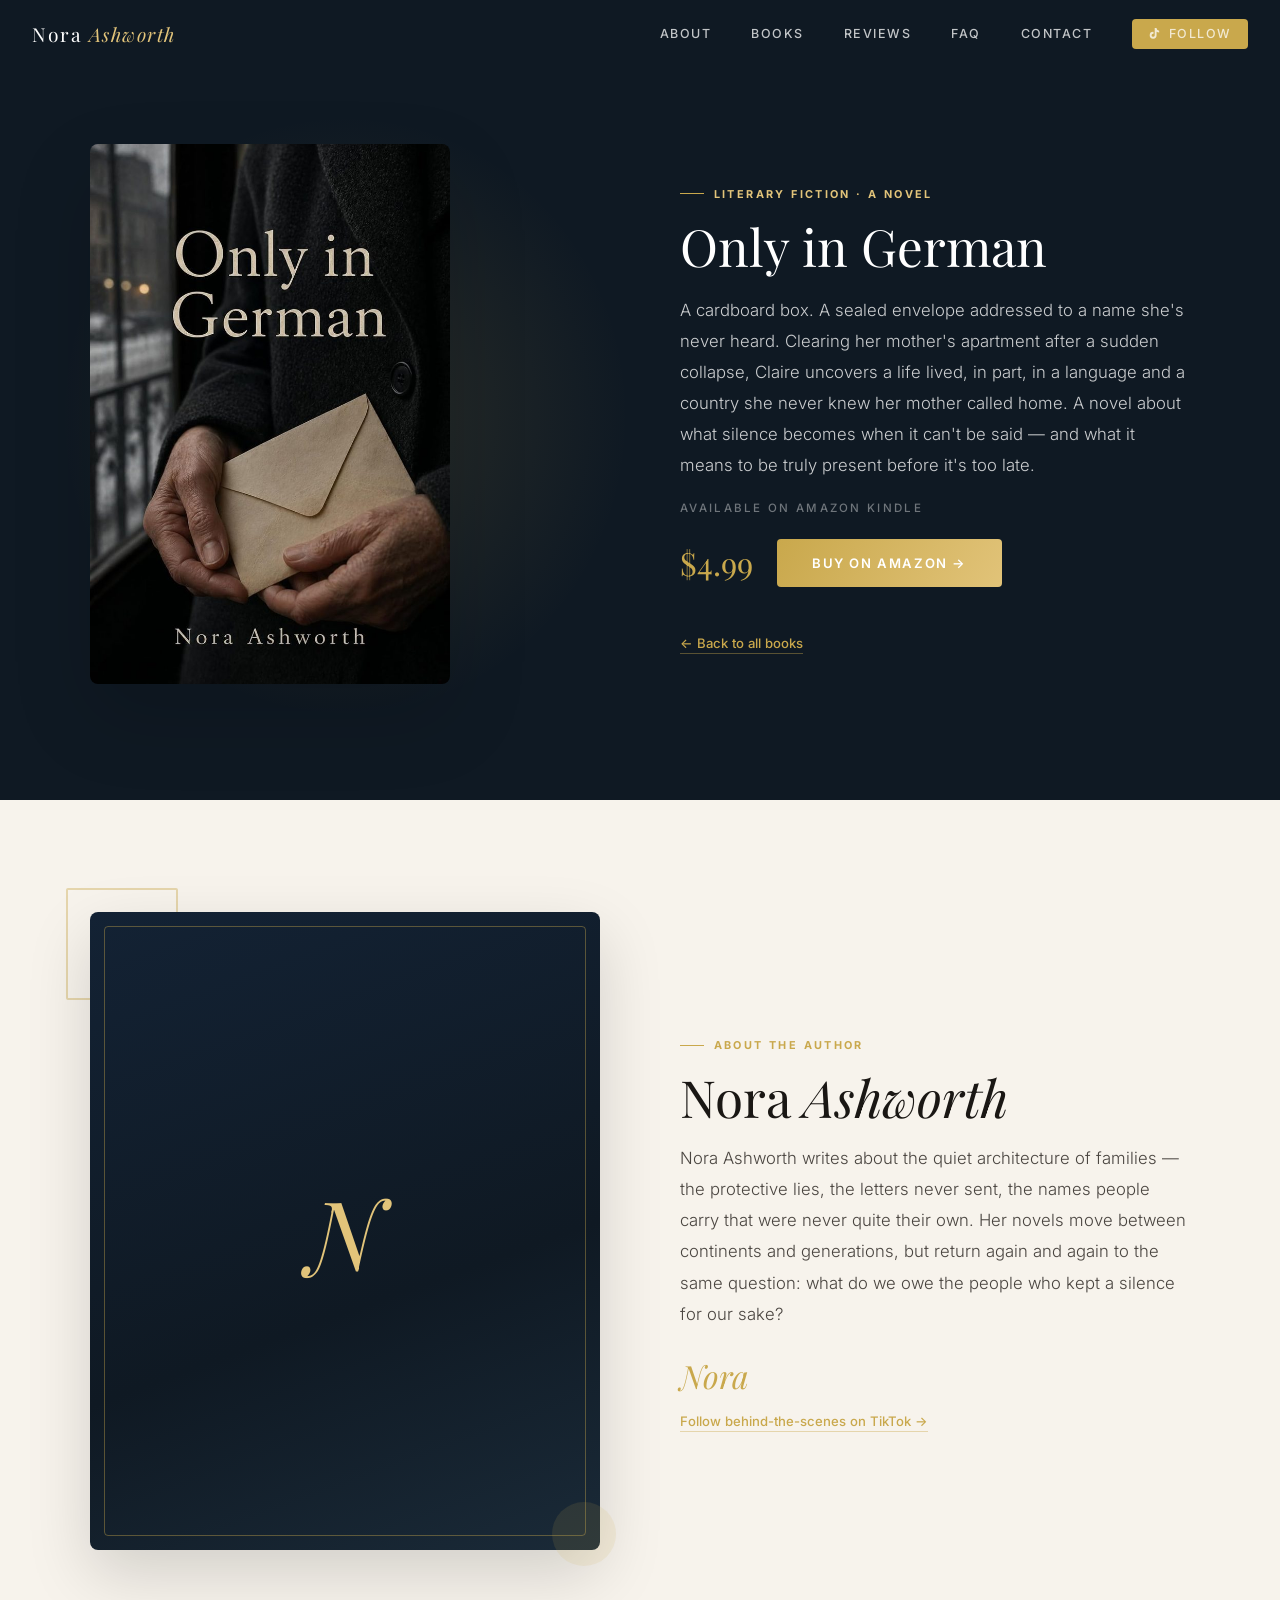
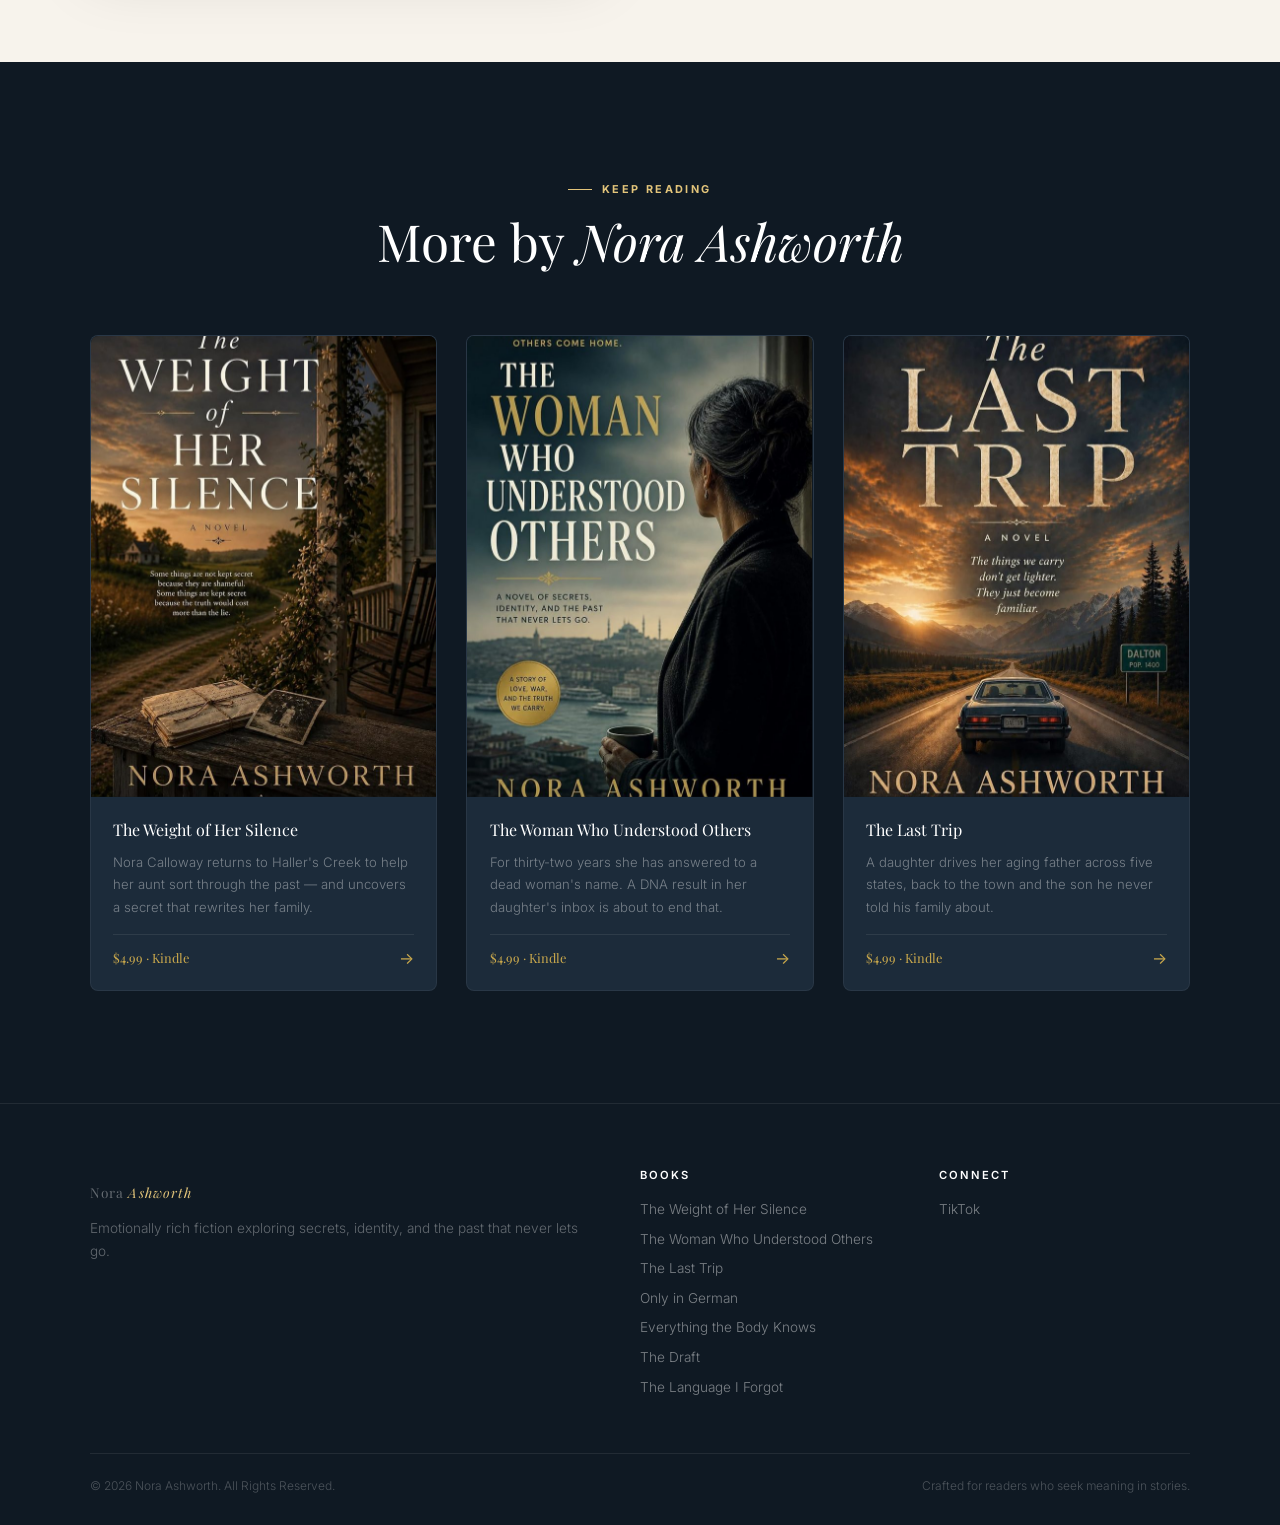
<file: books/only-in-german.html>
<!DOCTYPE html>
<html lang="en">
<head>

<meta charset="UTF-8">
<meta name="viewport" content="width=device-width, initial-scale=1.0">

<title>Only in German by Nora Ashworth | Literary Fiction Novel</title>

<meta name="description" content="Clearing her mother's apartment after a sudden collapse, Claire finds a box that rewrites who her mother was before she was a mother.">
<meta name="keywords" content="Only in German, Nora Ashworth, literary fiction, family secrets novel, Kindle book">
<meta name="author" content="Nora Ashworth">
<meta name="robots" content="index,follow,max-image-preview:large,max-snippet:-1,max-video-preview:-1">
<meta name="googlebot" content="index,follow">

<link rel="canonical" href="https://noraashworth.vercel.app/books/only-in-german.html">

<!-- Open Graph -->
<meta property="og:type" content="book">
<meta property="og:site_name" content="Nora Ashworth">
<meta property="og:title" content="Only in German by Nora Ashworth">
<meta property="og:description" content="Clearing her mother's apartment after a sudden collapse, Claire finds a box that rewrites who her mother was before she was a mother.">
<meta property="og:url" content="https://noraashworth.vercel.app/books/only-in-german.html">
<meta property="og:image" content="https://noraashworth.vercel.app/covers/only-in-german.jpg">
<meta property="og:locale" content="en_US">

<!-- Twitter -->
<meta name="twitter:card" content="summary_large_image">
<meta name="twitter:title" content="Only in German by Nora Ashworth">
<meta name="twitter:description" content="Clearing her mother's apartment after a sudden collapse, Claire finds a box that rewrites who her mother was before she was a mother.">
<meta name="twitter:image" content="https://noraashworth.vercel.app/covers/only-in-german.jpg">

<meta name="theme-color" content="#0F1923">

<link rel="icon" href="../favicon.ico">
<link rel="manifest" href="../manifest.json">

<link rel="stylesheet" href="../style.css">
<link rel="preconnect" href="https://fonts.googleapis.com"/>
<link rel="preconnect" href="https://fonts.gstatic.com" crossorigin/>
<link href="https://fonts.googleapis.com/css2?family=Playfair+Display:ital,wght@0,400;0,500;1,400;1,500&family=Inter:wght@300;400;500;600&display=swap" rel="stylesheet"/>

<!-- Book schema -->
<script type="application/ld+json">
{
  "@context": "https://schema.org",
  "@type": "Book",
  "name": "Only in German",
  "author": {"@type":"Person","name":"Nora Ashworth","url":"https://noraashworth.vercel.app/"},
  "url": "https://noraashworth.vercel.app/books/only-in-german.html",
  "image": "https://noraashworth.vercel.app/covers/only-in-german.jpg",
  "description": "Clearing her mother's apartment after a sudden collapse, Claire finds a box that rewrites who her mother was before she was a mother.",
  "offers": {"@type":"Offer","price":"4.99","priceCurrency":"USD","url":"https://www.amazon.com/dp/B0GZ248SWF","availability":"https://schema.org/InStock"}
}
</script>
</head>
<body>

<nav id="nav">
  <a class="nav-logo" href="../index.html">
    <span>Nora <em>Ashworth</em></span>
  </a>
  <div class="nav-links">
    <a href="../index.html#about">About</a>
    <a href="../index.html#books">Books</a>
    <a href="../index.html#reviews">Reviews</a>
    <a href="../index.html#faq">FAQ</a>
    <a href="../index.html#contact">Contact</a>
    <a class="nav-tiktok" href="https://www.tiktok.com/@noraashworth" target="_blank">
      <svg width="13" height="13" viewBox="0 0 24 24" fill="currentColor"><path d="M19.59 6.69a4.83 4.83 0 0 1-3.77-4.25V2h-3.45v13.67a2.89 2.89 0 0 1-2.88 2.5 2.89 2.89 0 0 1-2.89-2.89 2.89 2.89 0 0 1 2.89-2.89c.28 0 .54.04.79.1V9.01a6.33 6.33 0 0 0-.79-.05 6.34 6.34 0 0 0-6.34 6.34 6.34 6.34 0 0 0 6.34 6.34 6.34 6.34 0 0 0 6.33-6.34V8.82a8.18 8.18 0 0 0 4.78 1.52V6.9a4.85 4.85 0 0 1-1.01-.21z"/></svg>
      Follow
    </a>
  </div>
  <button class="hamburger" id="hamburger" aria-label="Open menu">
    <svg width="24" height="24" viewBox="0 0 24 24" fill="none" stroke="#fff" stroke-width="2"><path d="M3 6h18M3 12h18M3 18h18"/></svg>
  </button>
</nav>

<div class="mobile-menu" id="mobileMenu">
  <button class="mobile-close" id="mobileClose" aria-label="Close menu">
    <svg width="26" height="26" viewBox="0 0 24 24" fill="none" stroke="#fff" stroke-width="2"><path d="M6 6l12 12M18 6L6 18"/></svg>
  </button>
  <a href="../index.html#about">About</a>
  <a href="../index.html#books">Books</a>
  <a href="../index.html#reviews">Reviews</a>
  <a href="../index.html#faq">FAQ</a>
  <a href="../index.html#contact">Contact</a>
</div>

<!-- BOOK HERO -->
<section class="books-section" style="padding-top:9rem">
  <div class="container featured-grid">
    <div class="featured-img-wrap reveal">
      <div class="featured-glow"></div>
      <img src="../covers/only-in-german.jpg" alt="Only in German book cover" loading="lazy">
    </div>
    <div class="reveal reveal-delay-1">
      <div class="section-eyebrow" style="color:var(--gold-light)">Literary Fiction &middot; A Novel</div>
      <h1 class="section-title" style="color:#fff;margin-bottom:1.2rem">Only in German</h1>
      <p style="color:rgba(255,255,255,0.78);font-size:1.05rem;line-height:1.85;font-weight:300;margin-bottom:1.2rem">A cardboard box. A sealed envelope addressed to a name she's never heard. Clearing her mother's apartment after a sudden collapse, Claire uncovers a life lived, in part, in a language and a country she never knew her mother called home. A novel about what silence becomes when it can't be said — and what it means to be truly present before it's too late.</p>
      <p class="featured-label" style="color:rgba(255,255,255,0.4)">Available on Amazon Kindle</p>
      <div class="price-row">
        <span class="price">$4.99</span>
        <a class="btn-gold" href="https://www.amazon.com/dp/B0GZ248SWF" target="_blank" rel="noopener">Buy on Amazon &rarr;</a>
      </div>
      <p style="margin-top:2rem">
        <a class="tiktok-link" href="../index.html#books">&larr; Back to all books</a>
      </p>
    </div>
  </div>
</section>


<!-- ABOUT AUTHOR -->
<section id="about">
  <div class="container about-grid">
    <div class="about-img-wrap reveal">
      <div class="about-img-frame"></div>
      <div class="about-monogram"><span>N</span></div>
      <div class="about-img-dot"></div>
    </div>
    <div class="reveal reveal-delay-1">
      <div class="section-eyebrow">About the Author</div>
      <h2 class="section-title">Nora <em>Ashworth</em></h2>
      <p class="about-text">Nora Ashworth writes about the quiet architecture of families &mdash; the protective lies, the letters never sent, the names people carry that were never quite their own. Her novels move between continents and generations, but return again and again to the same question: what do we owe the people who kept a silence for our sake?</p>
      <p class="about-sig">Nora</p>
      <a class="tiktok-link" href="https://www.tiktok.com/@noraashworth" target="_blank">Follow behind-the-scenes on TikTok &rarr;</a>
    </div>
  </div>
</section>

<!-- MORE BOOKS -->
<section class="books-section">
  <div class="container">
    <div class="books-header reveal">
      <div class="section-eyebrow" style="color:var(--gold-light)">Keep Reading</div>
      <h2 class="section-title" style="color:#fff">More by <em>Nora Ashworth</em></h2>
    </div>
    <div class="books-grid">
      <a class="book-card reveal" href="the-weight-of-her-silence.html">
        <div class="book-cover">
          <img src="../covers/the-weight-of-her-silence.jpg" alt="The Weight of Her Silence book cover" loading="lazy">
          <div class="book-overlay"><span class="buy-label">View Book</span></div>
        </div>
        <div class="book-info">
          <h3>The Weight of Her Silence</h3>
          <p>Nora Calloway returns to Haller's Creek to help her aunt sort through the past — and uncovers a secret that rewrites her family.</p>
          <div class="book-footer">
            <span class="price">$4.99 &middot; Kindle</span>
            <span class="arrow">&rarr;</span>
          </div>
        </div>
      </a>
      <a class="book-card reveal" href="the-woman-who-understood-others.html">
        <div class="book-cover">
          <img src="../covers/the-woman-who-understood-others.jpg" alt="The Woman Who Understood Others book cover" loading="lazy">
          <div class="book-overlay"><span class="buy-label">View Book</span></div>
        </div>
        <div class="book-info">
          <h3>The Woman Who Understood Others</h3>
          <p>For thirty-two years she has answered to a dead woman's name. A DNA result in her daughter's inbox is about to end that.</p>
          <div class="book-footer">
            <span class="price">$4.99 &middot; Kindle</span>
            <span class="arrow">&rarr;</span>
          </div>
        </div>
      </a>
      <a class="book-card reveal" href="the-last-trip.html">
        <div class="book-cover">
          <img src="../covers/the-last-trip.jpg" alt="The Last Trip book cover" loading="lazy">
          <div class="book-overlay"><span class="buy-label">View Book</span></div>
        </div>
        <div class="book-info">
          <h3>The Last Trip</h3>
          <p>A daughter drives her aging father across five states, back to the town and the son he never told his family about.</p>
          <div class="book-footer">
            <span class="price">$4.99 &middot; Kindle</span>
            <span class="arrow">&rarr;</span>
          </div>
        </div>
      </a>
    </div>
  </div>
</section>

<!-- FOOTER -->
<footer>
  <div class="container">
    <div class="footer-grid">
      <div class="footer-brand">
        <p class="footer-logo">Nora <em>Ashworth</em></p>
        <p>Emotionally rich fiction exploring secrets, identity, and the past that never lets go.</p>
      </div>
      <div class="footer-col">
        <h4>Books</h4>
        <ul>
          <li><a href="../books/the-weight-of-her-silence.html">The Weight of Her Silence</a></li>
          <li><a href="../books/the-woman-who-understood-others.html">The Woman Who Understood Others</a></li>
          <li><a href="../books/the-last-trip.html">The Last Trip</a></li>
          <li><a href="../books/only-in-german.html">Only in German</a></li>
          <li><a href="../books/everything-the-body-knows.html">Everything the Body Knows</a></li>
          <li><a href="../books/the-draft.html">The Draft</a></li>
          <li><a href="../books/the-language-i-forgot.html">The Language I Forgot</a></li>
        </ul>
      </div>
      <div class="footer-col">
        <h4>Connect</h4>
        <ul>
          <li><a href="https://www.tiktok.com/@noraashworth" target="_blank">TikTok</a></li>
        </ul>
      </div>
    </div>
    <div class="footer-bottom">
      <p>&copy; 2026 Nora Ashworth. All Rights Reserved.</p>
      <p>Crafted for readers who seek meaning in stories.</p>
    </div>
  </div>
</footer>

<script src="../script.js"></script>
</body>
</html>
</file>
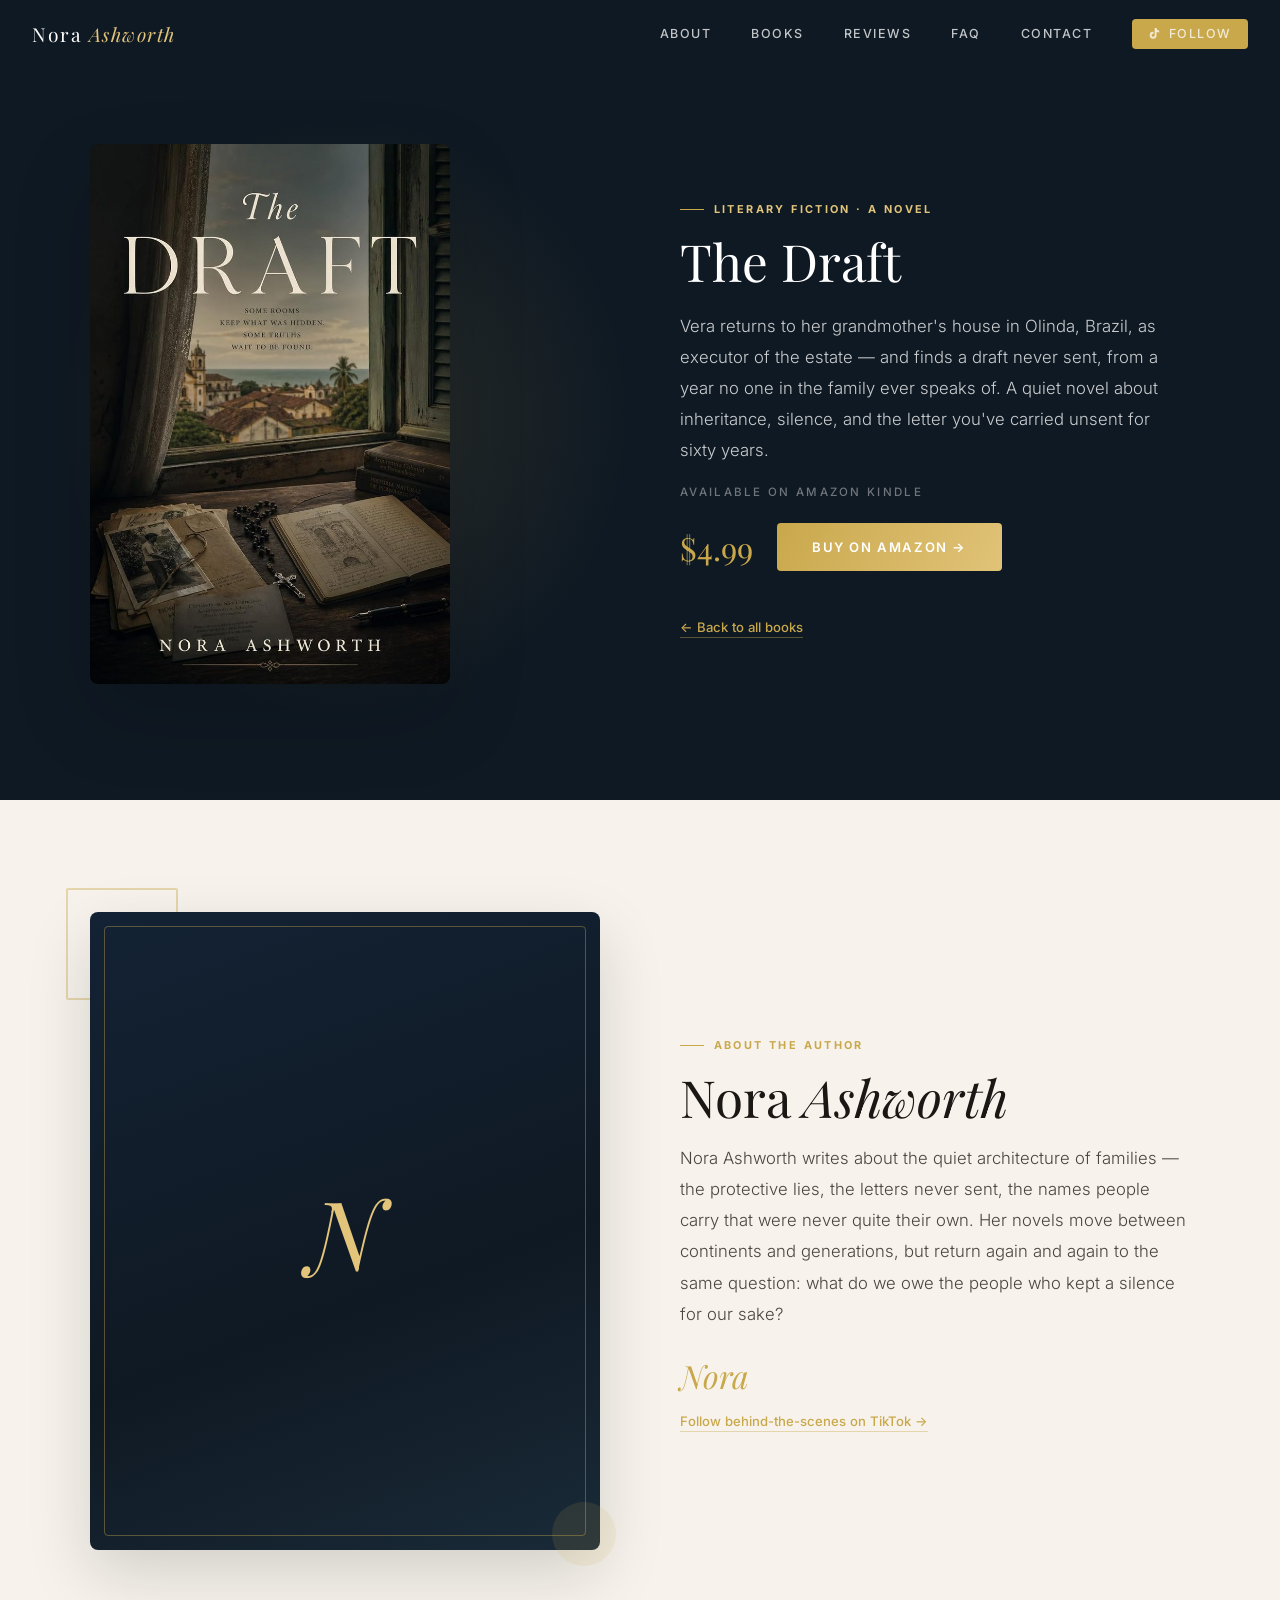
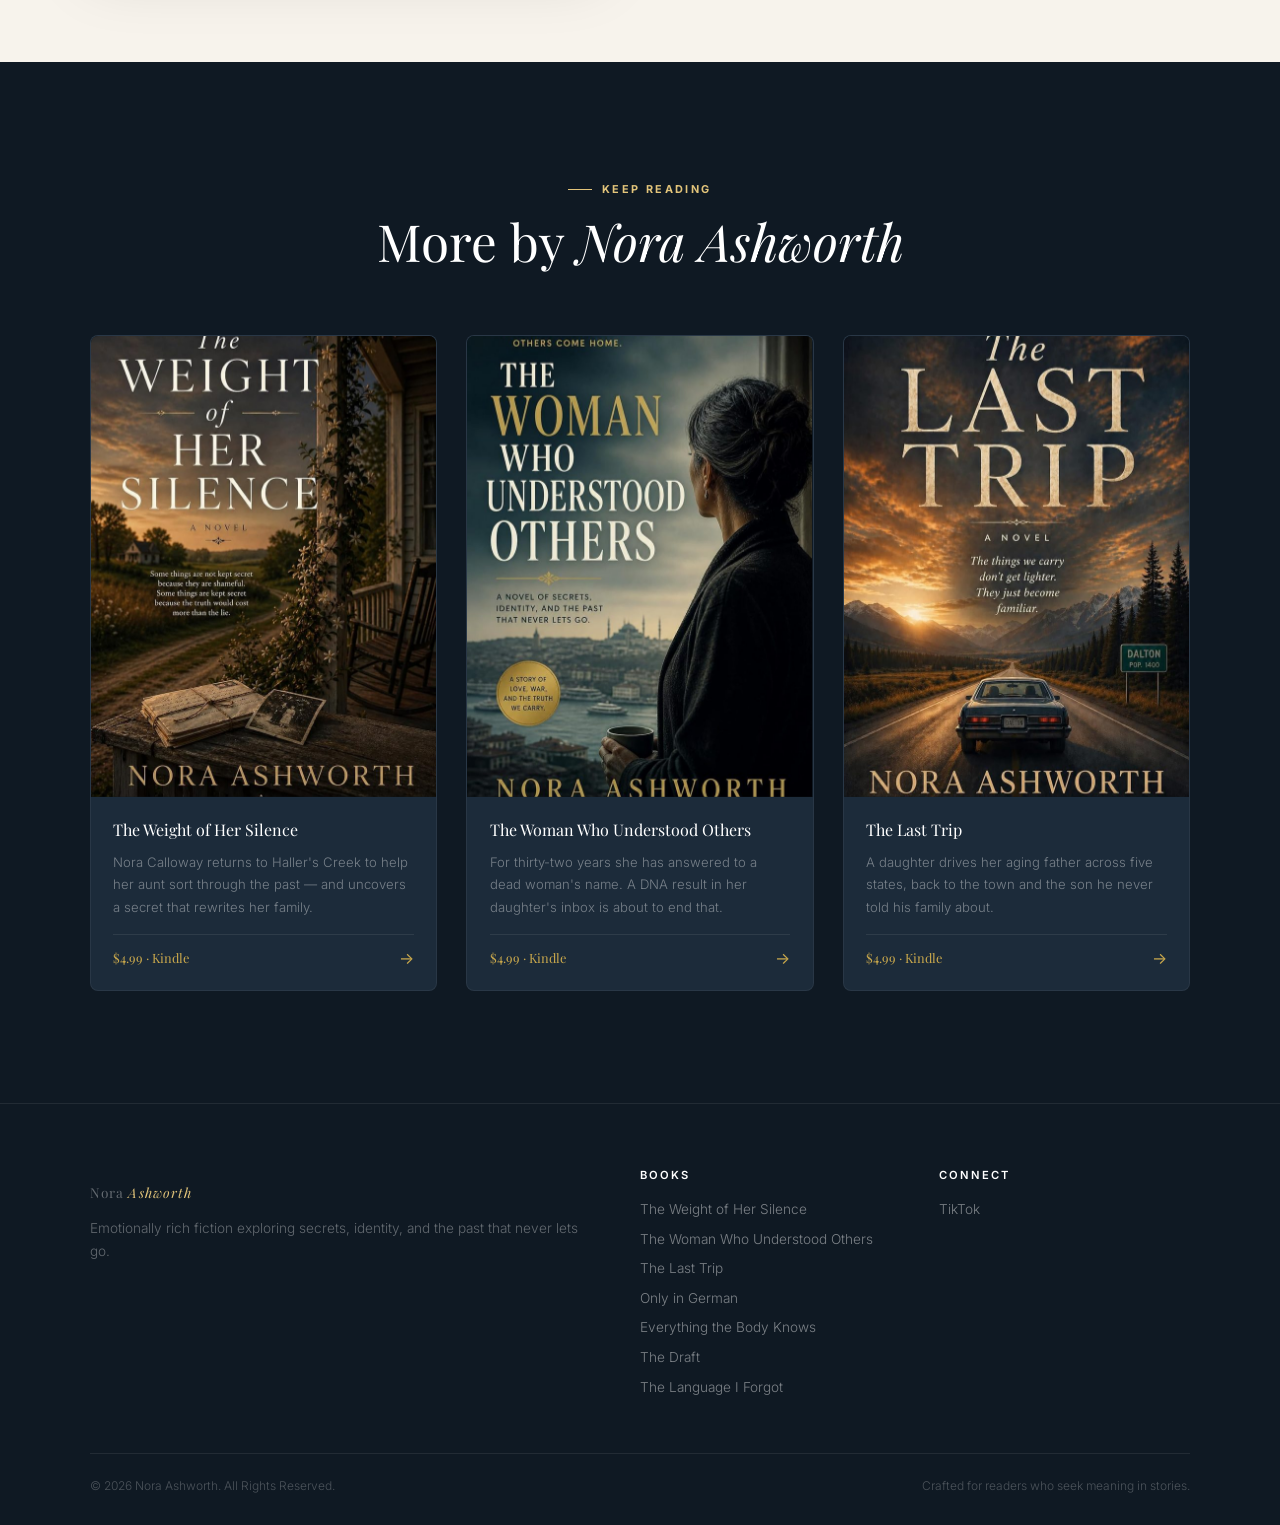
<file: books/the-draft.html>
<!DOCTYPE html>
<html lang="en">
<head>

<meta charset="UTF-8">
<meta name="viewport" content="width=device-width, initial-scale=1.0">

<title>The Draft by Nora Ashworth | Literary Fiction Novel</title>

<meta name="description" content="Cataloguing her late grandmother's house in Brazil, Vera finds a bundle of unsent letters that were never supposed to be read.">
<meta name="keywords" content="The Draft, Nora Ashworth, literary fiction, family secrets novel, Kindle book">
<meta name="author" content="Nora Ashworth">
<meta name="robots" content="index,follow,max-image-preview:large,max-snippet:-1,max-video-preview:-1">
<meta name="googlebot" content="index,follow">

<link rel="canonical" href="https://noraashworth.vercel.app/books/the-draft.html">

<!-- Open Graph -->
<meta property="og:type" content="book">
<meta property="og:site_name" content="Nora Ashworth">
<meta property="og:title" content="The Draft by Nora Ashworth">
<meta property="og:description" content="Cataloguing her late grandmother's house in Brazil, Vera finds a bundle of unsent letters that were never supposed to be read.">
<meta property="og:url" content="https://noraashworth.vercel.app/books/the-draft.html">
<meta property="og:image" content="https://noraashworth.vercel.app/covers/the-draft.jpg">
<meta property="og:locale" content="en_US">

<!-- Twitter -->
<meta name="twitter:card" content="summary_large_image">
<meta name="twitter:title" content="The Draft by Nora Ashworth">
<meta name="twitter:description" content="Cataloguing her late grandmother's house in Brazil, Vera finds a bundle of unsent letters that were never supposed to be read.">
<meta name="twitter:image" content="https://noraashworth.vercel.app/covers/the-draft.jpg">

<meta name="theme-color" content="#0F1923">

<link rel="icon" href="../favicon.ico">
<link rel="manifest" href="../manifest.json">

<link rel="stylesheet" href="../style.css">
<link rel="preconnect" href="https://fonts.googleapis.com"/>
<link rel="preconnect" href="https://fonts.gstatic.com" crossorigin/>
<link href="https://fonts.googleapis.com/css2?family=Playfair+Display:ital,wght@0,400;0,500;1,400;1,500&family=Inter:wght@300;400;500;600&display=swap" rel="stylesheet"/>

<!-- Book schema -->
<script type="application/ld+json">
{
  "@context": "https://schema.org",
  "@type": "Book",
  "name": "The Draft",
  "author": {"@type":"Person","name":"Nora Ashworth","url":"https://noraashworth.vercel.app/"},
  "url": "https://noraashworth.vercel.app/books/the-draft.html",
  "image": "https://noraashworth.vercel.app/covers/the-draft.jpg",
  "description": "Cataloguing her late grandmother's house in Brazil, Vera finds a bundle of unsent letters that were never supposed to be read.",
  "offers": {"@type":"Offer","price":"4.99","priceCurrency":"USD","url":"https://www.amazon.com/dp/B0GZ73FNM8","availability":"https://schema.org/InStock"}
}
</script>
</head>
<body>

<nav id="nav">
  <a class="nav-logo" href="../index.html">
    <span>Nora <em>Ashworth</em></span>
  </a>
  <div class="nav-links">
    <a href="../index.html#about">About</a>
    <a href="../index.html#books">Books</a>
    <a href="../index.html#reviews">Reviews</a>
    <a href="../index.html#faq">FAQ</a>
    <a href="../index.html#contact">Contact</a>
    <a class="nav-tiktok" href="https://www.tiktok.com/@noraashworth" target="_blank">
      <svg width="13" height="13" viewBox="0 0 24 24" fill="currentColor"><path d="M19.59 6.69a4.83 4.83 0 0 1-3.77-4.25V2h-3.45v13.67a2.89 2.89 0 0 1-2.88 2.5 2.89 2.89 0 0 1-2.89-2.89 2.89 2.89 0 0 1 2.89-2.89c.28 0 .54.04.79.1V9.01a6.33 6.33 0 0 0-.79-.05 6.34 6.34 0 0 0-6.34 6.34 6.34 6.34 0 0 0 6.34 6.34 6.34 6.34 0 0 0 6.33-6.34V8.82a8.18 8.18 0 0 0 4.78 1.52V6.9a4.85 4.85 0 0 1-1.01-.21z"/></svg>
      Follow
    </a>
  </div>
  <button class="hamburger" id="hamburger" aria-label="Open menu">
    <svg width="24" height="24" viewBox="0 0 24 24" fill="none" stroke="#fff" stroke-width="2"><path d="M3 6h18M3 12h18M3 18h18"/></svg>
  </button>
</nav>

<div class="mobile-menu" id="mobileMenu">
  <button class="mobile-close" id="mobileClose" aria-label="Close menu">
    <svg width="26" height="26" viewBox="0 0 24 24" fill="none" stroke="#fff" stroke-width="2"><path d="M6 6l12 12M18 6L6 18"/></svg>
  </button>
  <a href="../index.html#about">About</a>
  <a href="../index.html#books">Books</a>
  <a href="../index.html#reviews">Reviews</a>
  <a href="../index.html#faq">FAQ</a>
  <a href="../index.html#contact">Contact</a>
</div>

<!-- BOOK HERO -->
<section class="books-section" style="padding-top:9rem">
  <div class="container featured-grid">
    <div class="featured-img-wrap reveal">
      <div class="featured-glow"></div>
      <img src="../covers/the-draft.jpg" alt="The Draft book cover" loading="lazy">
    </div>
    <div class="reveal reveal-delay-1">
      <div class="section-eyebrow" style="color:var(--gold-light)">Literary Fiction &middot; A Novel</div>
      <h1 class="section-title" style="color:#fff;margin-bottom:1.2rem">The Draft</h1>
      <p style="color:rgba(255,255,255,0.78);font-size:1.05rem;line-height:1.85;font-weight:300;margin-bottom:1.2rem">Vera returns to her grandmother's house in Olinda, Brazil, as executor of the estate — and finds a draft never sent, from a year no one in the family ever speaks of. A quiet novel about inheritance, silence, and the letter you've carried unsent for sixty years.</p>
      <p class="featured-label" style="color:rgba(255,255,255,0.4)">Available on Amazon Kindle</p>
      <div class="price-row">
        <span class="price">$4.99</span>
        <a class="btn-gold" href="https://www.amazon.com/dp/B0GZ73FNM8" target="_blank" rel="noopener">Buy on Amazon &rarr;</a>
      </div>
      <p style="margin-top:2rem">
        <a class="tiktok-link" href="../index.html#books">&larr; Back to all books</a>
      </p>
    </div>
  </div>
</section>


<!-- ABOUT AUTHOR -->
<section id="about">
  <div class="container about-grid">
    <div class="about-img-wrap reveal">
      <div class="about-img-frame"></div>
      <div class="about-monogram"><span>N</span></div>
      <div class="about-img-dot"></div>
    </div>
    <div class="reveal reveal-delay-1">
      <div class="section-eyebrow">About the Author</div>
      <h2 class="section-title">Nora <em>Ashworth</em></h2>
      <p class="about-text">Nora Ashworth writes about the quiet architecture of families &mdash; the protective lies, the letters never sent, the names people carry that were never quite their own. Her novels move between continents and generations, but return again and again to the same question: what do we owe the people who kept a silence for our sake?</p>
      <p class="about-sig">Nora</p>
      <a class="tiktok-link" href="https://www.tiktok.com/@noraashworth" target="_blank">Follow behind-the-scenes on TikTok &rarr;</a>
    </div>
  </div>
</section>

<!-- MORE BOOKS -->
<section class="books-section">
  <div class="container">
    <div class="books-header reveal">
      <div class="section-eyebrow" style="color:var(--gold-light)">Keep Reading</div>
      <h2 class="section-title" style="color:#fff">More by <em>Nora Ashworth</em></h2>
    </div>
    <div class="books-grid">
      <a class="book-card reveal" href="the-weight-of-her-silence.html">
        <div class="book-cover">
          <img src="../covers/the-weight-of-her-silence.jpg" alt="The Weight of Her Silence book cover" loading="lazy">
          <div class="book-overlay"><span class="buy-label">View Book</span></div>
        </div>
        <div class="book-info">
          <h3>The Weight of Her Silence</h3>
          <p>Nora Calloway returns to Haller's Creek to help her aunt sort through the past — and uncovers a secret that rewrites her family.</p>
          <div class="book-footer">
            <span class="price">$4.99 &middot; Kindle</span>
            <span class="arrow">&rarr;</span>
          </div>
        </div>
      </a>
      <a class="book-card reveal" href="the-woman-who-understood-others.html">
        <div class="book-cover">
          <img src="../covers/the-woman-who-understood-others.jpg" alt="The Woman Who Understood Others book cover" loading="lazy">
          <div class="book-overlay"><span class="buy-label">View Book</span></div>
        </div>
        <div class="book-info">
          <h3>The Woman Who Understood Others</h3>
          <p>For thirty-two years she has answered to a dead woman's name. A DNA result in her daughter's inbox is about to end that.</p>
          <div class="book-footer">
            <span class="price">$4.99 &middot; Kindle</span>
            <span class="arrow">&rarr;</span>
          </div>
        </div>
      </a>
      <a class="book-card reveal" href="the-last-trip.html">
        <div class="book-cover">
          <img src="../covers/the-last-trip.jpg" alt="The Last Trip book cover" loading="lazy">
          <div class="book-overlay"><span class="buy-label">View Book</span></div>
        </div>
        <div class="book-info">
          <h3>The Last Trip</h3>
          <p>A daughter drives her aging father across five states, back to the town and the son he never told his family about.</p>
          <div class="book-footer">
            <span class="price">$4.99 &middot; Kindle</span>
            <span class="arrow">&rarr;</span>
          </div>
        </div>
      </a>
    </div>
  </div>
</section>

<!-- FOOTER -->
<footer>
  <div class="container">
    <div class="footer-grid">
      <div class="footer-brand">
        <p class="footer-logo">Nora <em>Ashworth</em></p>
        <p>Emotionally rich fiction exploring secrets, identity, and the past that never lets go.</p>
      </div>
      <div class="footer-col">
        <h4>Books</h4>
        <ul>
          <li><a href="../books/the-weight-of-her-silence.html">The Weight of Her Silence</a></li>
          <li><a href="../books/the-woman-who-understood-others.html">The Woman Who Understood Others</a></li>
          <li><a href="../books/the-last-trip.html">The Last Trip</a></li>
          <li><a href="../books/only-in-german.html">Only in German</a></li>
          <li><a href="../books/everything-the-body-knows.html">Everything the Body Knows</a></li>
          <li><a href="../books/the-draft.html">The Draft</a></li>
          <li><a href="../books/the-language-i-forgot.html">The Language I Forgot</a></li>
        </ul>
      </div>
      <div class="footer-col">
        <h4>Connect</h4>
        <ul>
          <li><a href="https://www.tiktok.com/@noraashworth" target="_blank">TikTok</a></li>
        </ul>
      </div>
    </div>
    <div class="footer-bottom">
      <p>&copy; 2026 Nora Ashworth. All Rights Reserved.</p>
      <p>Crafted for readers who seek meaning in stories.</p>
    </div>
  </div>
</footer>

<script src="../script.js"></script>
</body>
</html>
</file>
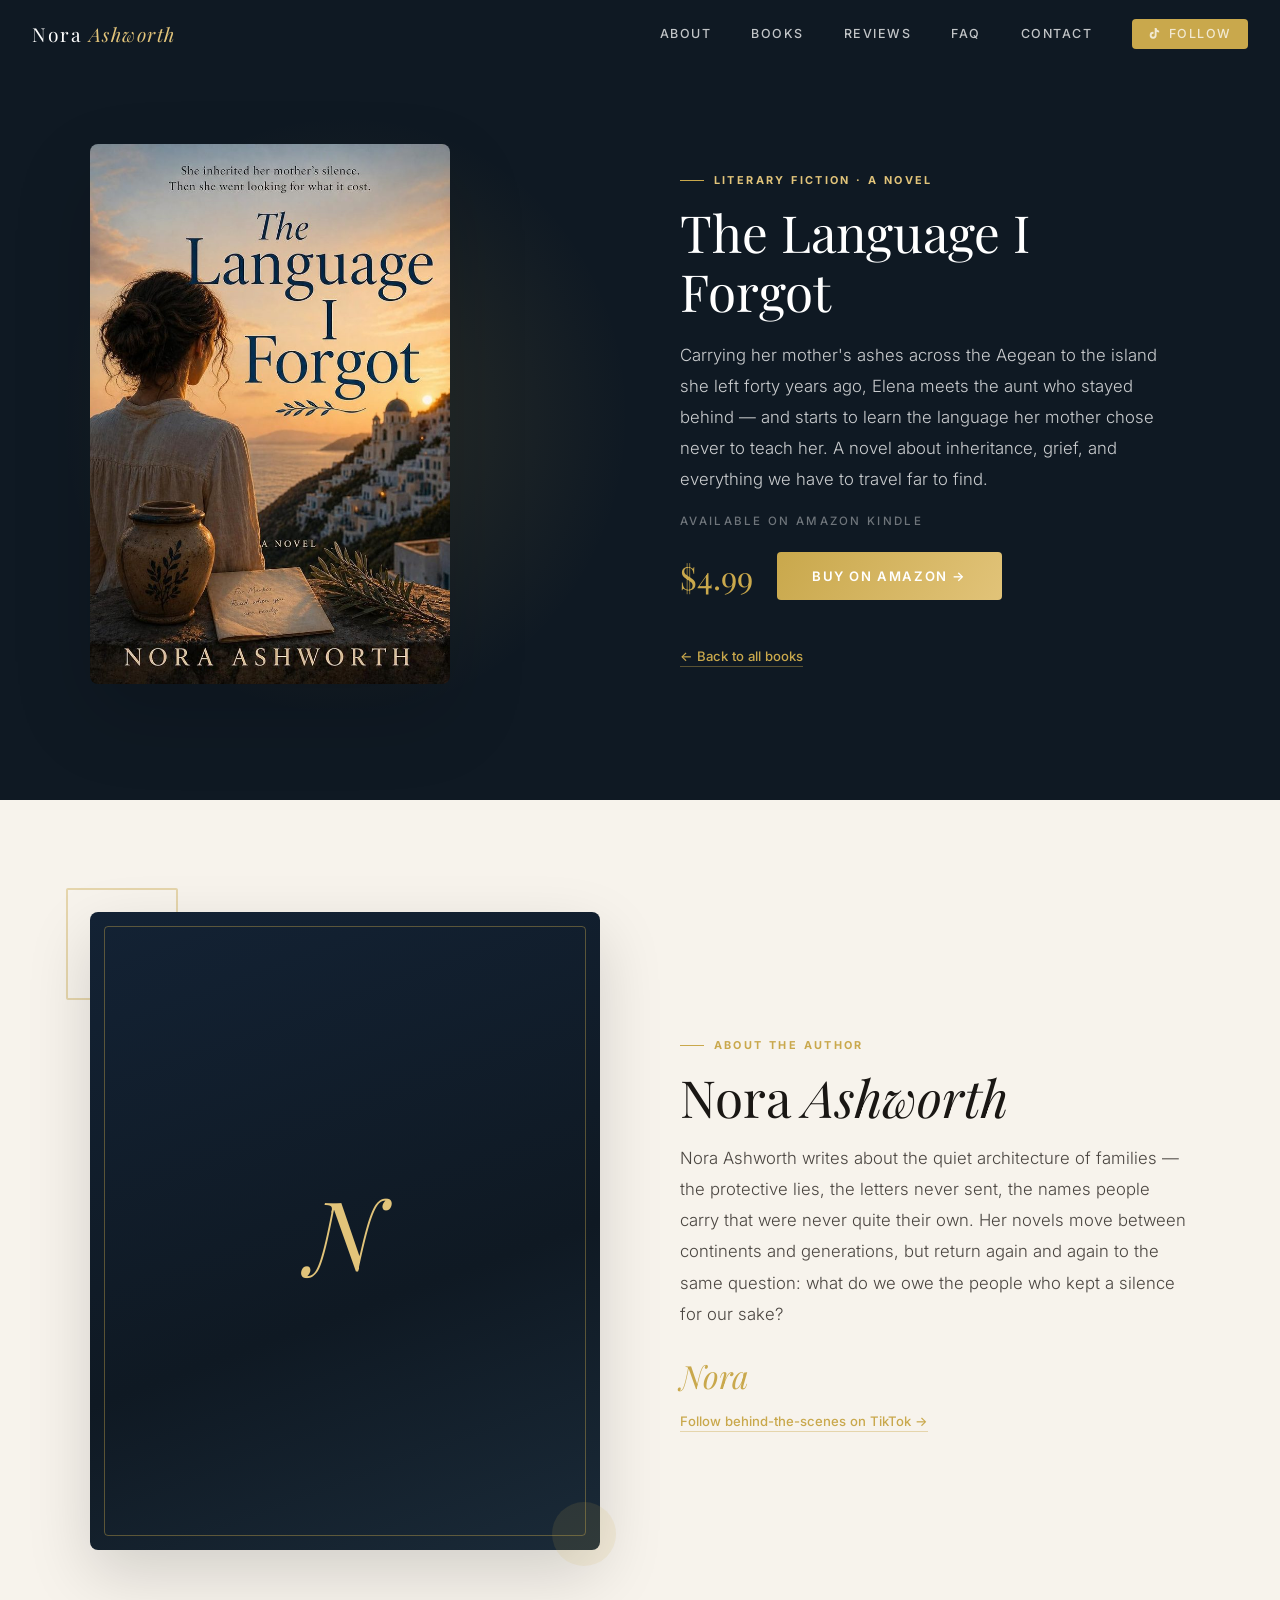
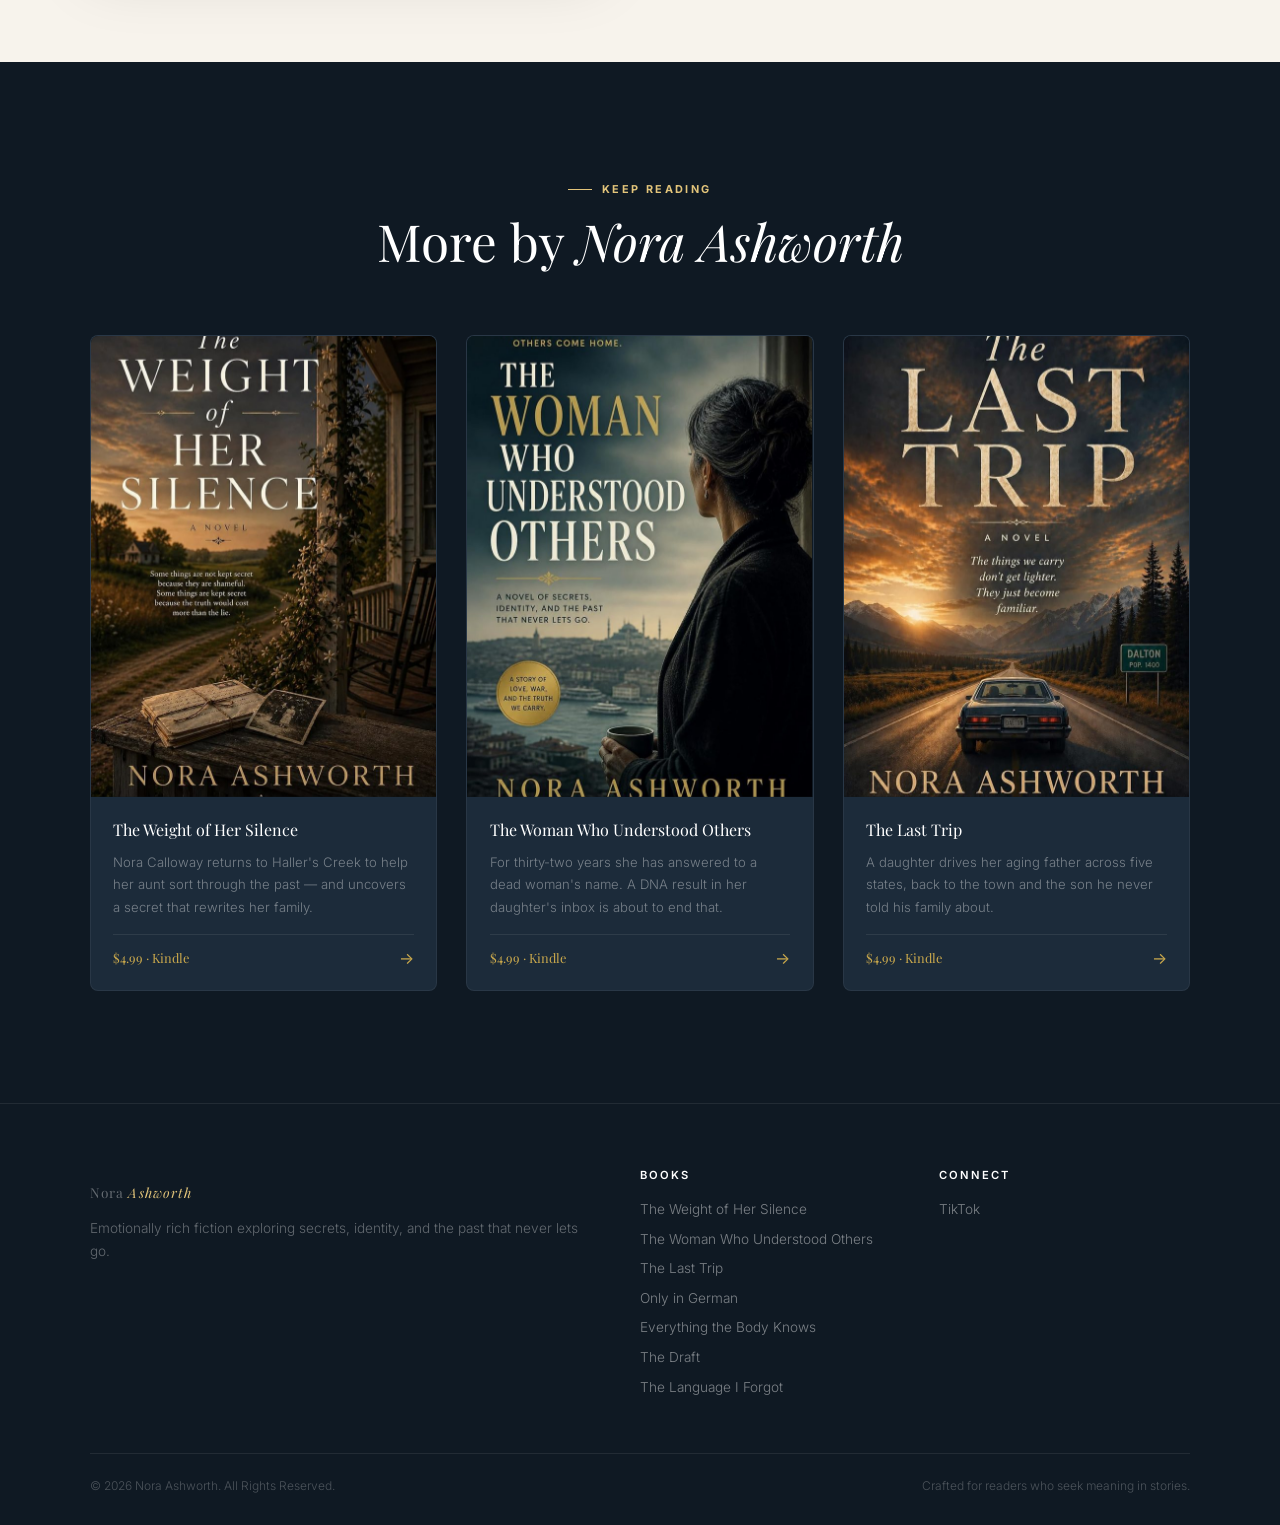
<file: books/the-language-i-forgot.html>
<!DOCTYPE html>
<html lang="en">
<head>

<meta charset="UTF-8">
<meta name="viewport" content="width=device-width, initial-scale=1.0">

<title>The Language I Forgot by Nora Ashworth | Literary Fiction Novel</title>

<meta name="description" content="Carrying her mother's ashes to a Greek island she left forty years ago, Elena meets the aunt who never left — and the language she never learned.">
<meta name="keywords" content="The Language I Forgot, Nora Ashworth, literary fiction, family secrets novel, Kindle book">
<meta name="author" content="Nora Ashworth">
<meta name="robots" content="index,follow,max-image-preview:large,max-snippet:-1,max-video-preview:-1">
<meta name="googlebot" content="index,follow">

<link rel="canonical" href="https://noraashworth.vercel.app/books/the-language-i-forgot.html">

<!-- Open Graph -->
<meta property="og:type" content="book">
<meta property="og:site_name" content="Nora Ashworth">
<meta property="og:title" content="The Language I Forgot by Nora Ashworth">
<meta property="og:description" content="Carrying her mother's ashes to a Greek island she left forty years ago, Elena meets the aunt who never left — and the language she never learned.">
<meta property="og:url" content="https://noraashworth.vercel.app/books/the-language-i-forgot.html">
<meta property="og:image" content="https://noraashworth.vercel.app/covers/the-language-i-forgot.jpg">
<meta property="og:locale" content="en_US">

<!-- Twitter -->
<meta name="twitter:card" content="summary_large_image">
<meta name="twitter:title" content="The Language I Forgot by Nora Ashworth">
<meta name="twitter:description" content="Carrying her mother's ashes to a Greek island she left forty years ago, Elena meets the aunt who never left — and the language she never learned.">
<meta name="twitter:image" content="https://noraashworth.vercel.app/covers/the-language-i-forgot.jpg">

<meta name="theme-color" content="#0F1923">

<link rel="icon" href="../favicon.ico">
<link rel="manifest" href="../manifest.json">

<link rel="stylesheet" href="../style.css">
<link rel="preconnect" href="https://fonts.googleapis.com"/>
<link rel="preconnect" href="https://fonts.gstatic.com" crossorigin/>
<link href="https://fonts.googleapis.com/css2?family=Playfair+Display:ital,wght@0,400;0,500;1,400;1,500&family=Inter:wght@300;400;500;600&display=swap" rel="stylesheet"/>

<!-- Book schema -->
<script type="application/ld+json">
{
  "@context": "https://schema.org",
  "@type": "Book",
  "name": "The Language I Forgot",
  "author": {"@type":"Person","name":"Nora Ashworth","url":"https://noraashworth.vercel.app/"},
  "url": "https://noraashworth.vercel.app/books/the-language-i-forgot.html",
  "image": "https://noraashworth.vercel.app/covers/the-language-i-forgot.jpg",
  "description": "Carrying her mother's ashes to a Greek island she left forty years ago, Elena meets the aunt who never left — and the language she never learned.",
  "offers": {"@type":"Offer","price":"4.99","priceCurrency":"USD","url":"https://www.amazon.com/dp/B0GZ616DH1","availability":"https://schema.org/InStock"}
}
</script>
</head>
<body>

<nav id="nav">
  <a class="nav-logo" href="../index.html">
    <span>Nora <em>Ashworth</em></span>
  </a>
  <div class="nav-links">
    <a href="../index.html#about">About</a>
    <a href="../index.html#books">Books</a>
    <a href="../index.html#reviews">Reviews</a>
    <a href="../index.html#faq">FAQ</a>
    <a href="../index.html#contact">Contact</a>
    <a class="nav-tiktok" href="https://www.tiktok.com/@noraashworth" target="_blank">
      <svg width="13" height="13" viewBox="0 0 24 24" fill="currentColor"><path d="M19.59 6.69a4.83 4.83 0 0 1-3.77-4.25V2h-3.45v13.67a2.89 2.89 0 0 1-2.88 2.5 2.89 2.89 0 0 1-2.89-2.89 2.89 2.89 0 0 1 2.89-2.89c.28 0 .54.04.79.1V9.01a6.33 6.33 0 0 0-.79-.05 6.34 6.34 0 0 0-6.34 6.34 6.34 6.34 0 0 0 6.34 6.34 6.34 6.34 0 0 0 6.33-6.34V8.82a8.18 8.18 0 0 0 4.78 1.52V6.9a4.85 4.85 0 0 1-1.01-.21z"/></svg>
      Follow
    </a>
  </div>
  <button class="hamburger" id="hamburger" aria-label="Open menu">
    <svg width="24" height="24" viewBox="0 0 24 24" fill="none" stroke="#fff" stroke-width="2"><path d="M3 6h18M3 12h18M3 18h18"/></svg>
  </button>
</nav>

<div class="mobile-menu" id="mobileMenu">
  <button class="mobile-close" id="mobileClose" aria-label="Close menu">
    <svg width="26" height="26" viewBox="0 0 24 24" fill="none" stroke="#fff" stroke-width="2"><path d="M6 6l12 12M18 6L6 18"/></svg>
  </button>
  <a href="../index.html#about">About</a>
  <a href="../index.html#books">Books</a>
  <a href="../index.html#reviews">Reviews</a>
  <a href="../index.html#faq">FAQ</a>
  <a href="../index.html#contact">Contact</a>
</div>

<!-- BOOK HERO -->
<section class="books-section" style="padding-top:9rem">
  <div class="container featured-grid">
    <div class="featured-img-wrap reveal">
      <div class="featured-glow"></div>
      <img src="../covers/the-language-i-forgot.jpg" alt="The Language I Forgot book cover" loading="lazy">
    </div>
    <div class="reveal reveal-delay-1">
      <div class="section-eyebrow" style="color:var(--gold-light)">Literary Fiction &middot; A Novel</div>
      <h1 class="section-title" style="color:#fff;margin-bottom:1.2rem">The Language I Forgot</h1>
      <p style="color:rgba(255,255,255,0.78);font-size:1.05rem;line-height:1.85;font-weight:300;margin-bottom:1.2rem">Carrying her mother's ashes across the Aegean to the island she left forty years ago, Elena meets the aunt who stayed behind — and starts to learn the language her mother chose never to teach her. A novel about inheritance, grief, and everything we have to travel far to find.</p>
      <p class="featured-label" style="color:rgba(255,255,255,0.4)">Available on Amazon Kindle</p>
      <div class="price-row">
        <span class="price">$4.99</span>
        <a class="btn-gold" href="https://www.amazon.com/dp/B0GZ616DH1" target="_blank" rel="noopener">Buy on Amazon &rarr;</a>
      </div>
      <p style="margin-top:2rem">
        <a class="tiktok-link" href="../index.html#books">&larr; Back to all books</a>
      </p>
    </div>
  </div>
</section>


<!-- ABOUT AUTHOR -->
<section id="about">
  <div class="container about-grid">
    <div class="about-img-wrap reveal">
      <div class="about-img-frame"></div>
      <div class="about-monogram"><span>N</span></div>
      <div class="about-img-dot"></div>
    </div>
    <div class="reveal reveal-delay-1">
      <div class="section-eyebrow">About the Author</div>
      <h2 class="section-title">Nora <em>Ashworth</em></h2>
      <p class="about-text">Nora Ashworth writes about the quiet architecture of families &mdash; the protective lies, the letters never sent, the names people carry that were never quite their own. Her novels move between continents and generations, but return again and again to the same question: what do we owe the people who kept a silence for our sake?</p>
      <p class="about-sig">Nora</p>
      <a class="tiktok-link" href="https://www.tiktok.com/@noraashworth" target="_blank">Follow behind-the-scenes on TikTok &rarr;</a>
    </div>
  </div>
</section>

<!-- MORE BOOKS -->
<section class="books-section">
  <div class="container">
    <div class="books-header reveal">
      <div class="section-eyebrow" style="color:var(--gold-light)">Keep Reading</div>
      <h2 class="section-title" style="color:#fff">More by <em>Nora Ashworth</em></h2>
    </div>
    <div class="books-grid">
      <a class="book-card reveal" href="the-weight-of-her-silence.html">
        <div class="book-cover">
          <img src="../covers/the-weight-of-her-silence.jpg" alt="The Weight of Her Silence book cover" loading="lazy">
          <div class="book-overlay"><span class="buy-label">View Book</span></div>
        </div>
        <div class="book-info">
          <h3>The Weight of Her Silence</h3>
          <p>Nora Calloway returns to Haller's Creek to help her aunt sort through the past — and uncovers a secret that rewrites her family.</p>
          <div class="book-footer">
            <span class="price">$4.99 &middot; Kindle</span>
            <span class="arrow">&rarr;</span>
          </div>
        </div>
      </a>
      <a class="book-card reveal" href="the-woman-who-understood-others.html">
        <div class="book-cover">
          <img src="../covers/the-woman-who-understood-others.jpg" alt="The Woman Who Understood Others book cover" loading="lazy">
          <div class="book-overlay"><span class="buy-label">View Book</span></div>
        </div>
        <div class="book-info">
          <h3>The Woman Who Understood Others</h3>
          <p>For thirty-two years she has answered to a dead woman's name. A DNA result in her daughter's inbox is about to end that.</p>
          <div class="book-footer">
            <span class="price">$4.99 &middot; Kindle</span>
            <span class="arrow">&rarr;</span>
          </div>
        </div>
      </a>
      <a class="book-card reveal" href="the-last-trip.html">
        <div class="book-cover">
          <img src="../covers/the-last-trip.jpg" alt="The Last Trip book cover" loading="lazy">
          <div class="book-overlay"><span class="buy-label">View Book</span></div>
        </div>
        <div class="book-info">
          <h3>The Last Trip</h3>
          <p>A daughter drives her aging father across five states, back to the town and the son he never told his family about.</p>
          <div class="book-footer">
            <span class="price">$4.99 &middot; Kindle</span>
            <span class="arrow">&rarr;</span>
          </div>
        </div>
      </a>
    </div>
  </div>
</section>

<!-- FOOTER -->
<footer>
  <div class="container">
    <div class="footer-grid">
      <div class="footer-brand">
        <p class="footer-logo">Nora <em>Ashworth</em></p>
        <p>Emotionally rich fiction exploring secrets, identity, and the past that never lets go.</p>
      </div>
      <div class="footer-col">
        <h4>Books</h4>
        <ul>
          <li><a href="../books/the-weight-of-her-silence.html">The Weight of Her Silence</a></li>
          <li><a href="../books/the-woman-who-understood-others.html">The Woman Who Understood Others</a></li>
          <li><a href="../books/the-last-trip.html">The Last Trip</a></li>
          <li><a href="../books/only-in-german.html">Only in German</a></li>
          <li><a href="../books/everything-the-body-knows.html">Everything the Body Knows</a></li>
          <li><a href="../books/the-draft.html">The Draft</a></li>
          <li><a href="../books/the-language-i-forgot.html">The Language I Forgot</a></li>
        </ul>
      </div>
      <div class="footer-col">
        <h4>Connect</h4>
        <ul>
          <li><a href="https://www.tiktok.com/@noraashworth" target="_blank">TikTok</a></li>
        </ul>
      </div>
    </div>
    <div class="footer-bottom">
      <p>&copy; 2026 Nora Ashworth. All Rights Reserved.</p>
      <p>Crafted for readers who seek meaning in stories.</p>
    </div>
  </div>
</footer>

<script src="../script.js"></script>
</body>
</html>
</file>
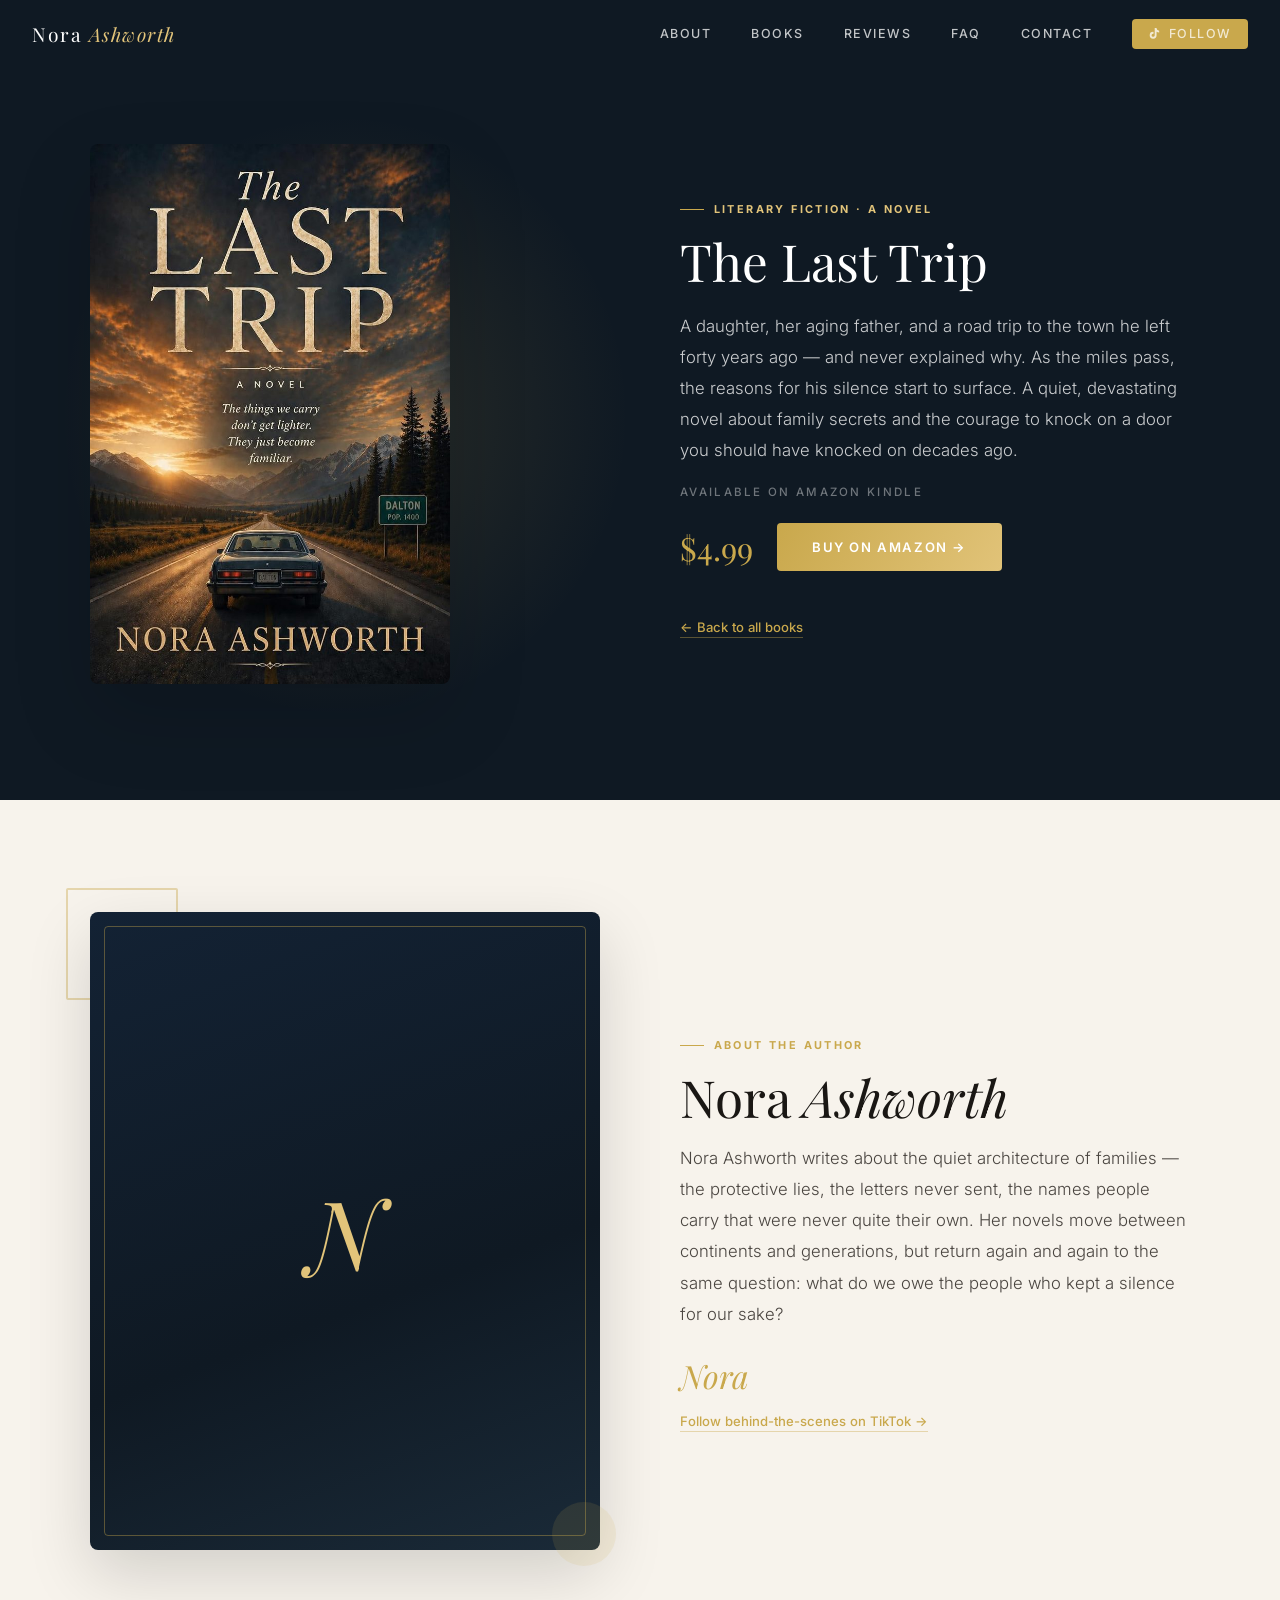
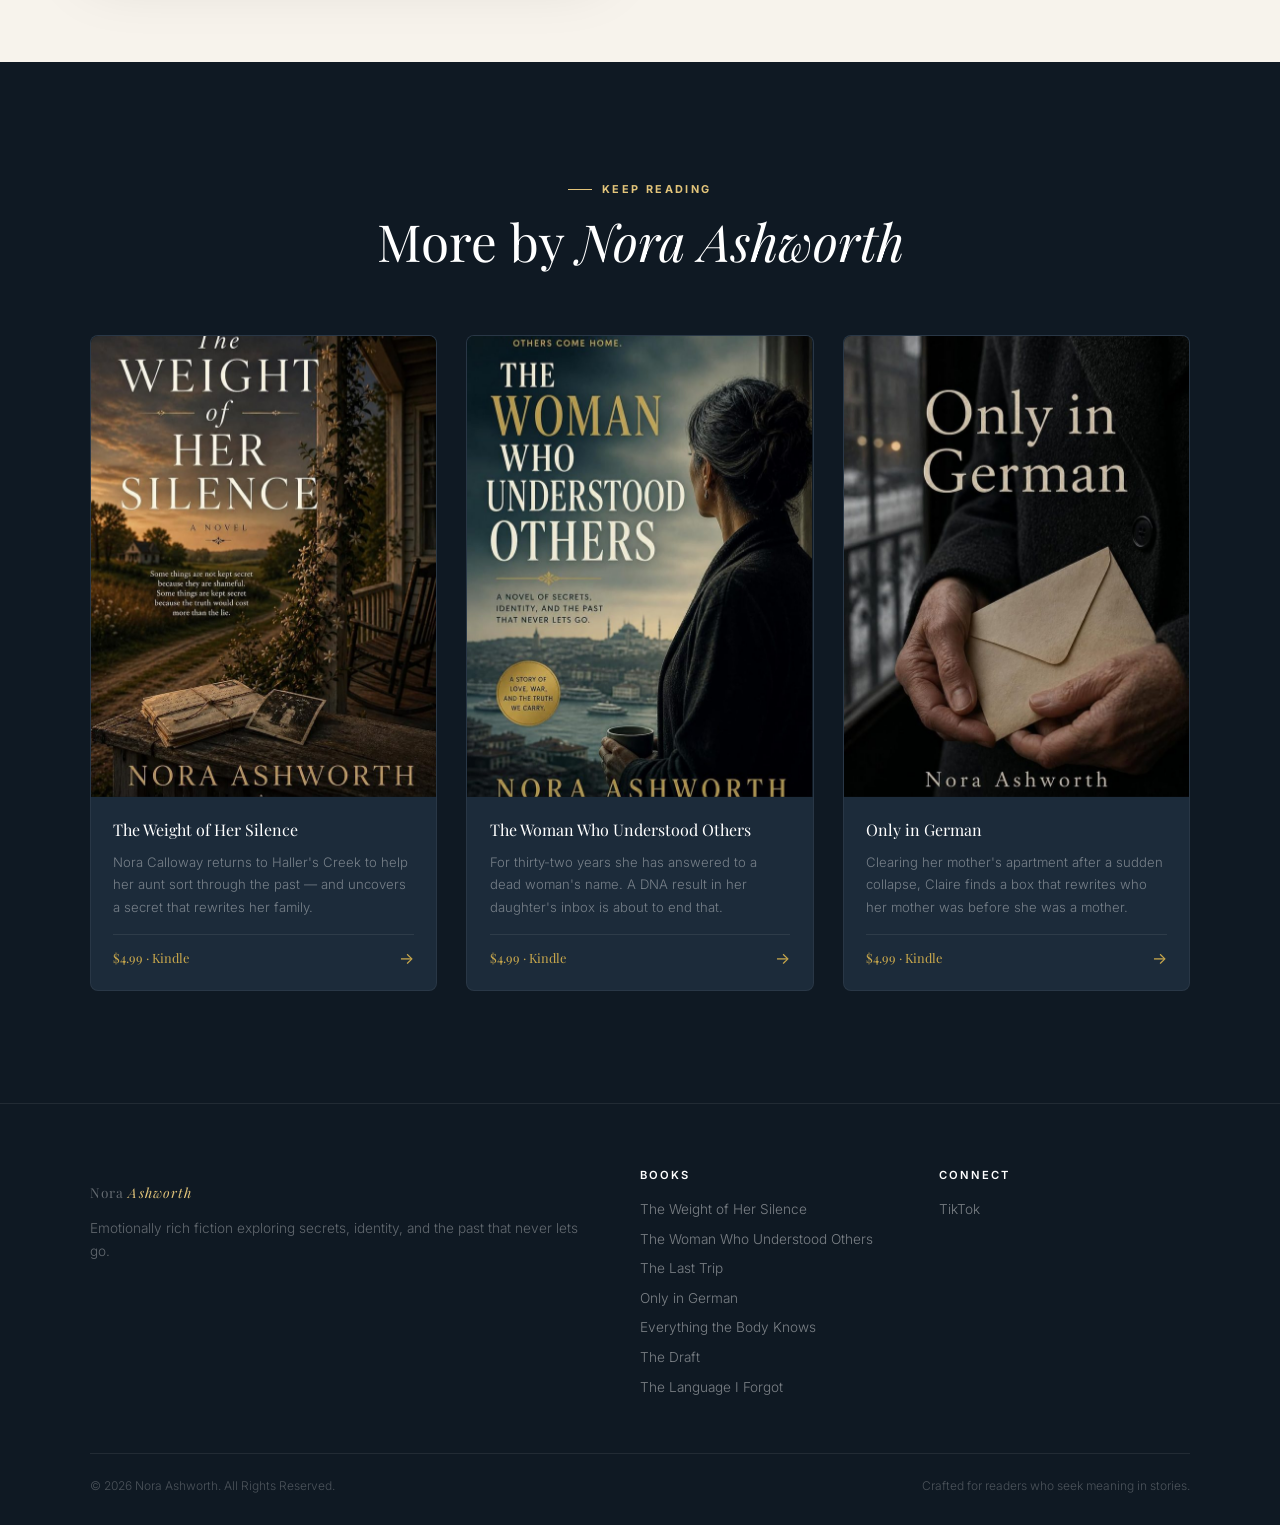
<file: books/the-last-trip.html>
<!DOCTYPE html>
<html lang="en">
<head>

<meta charset="UTF-8">
<meta name="viewport" content="width=device-width, initial-scale=1.0">

<title>The Last Trip by Nora Ashworth | Literary Fiction Novel</title>

<meta name="description" content="A daughter drives her aging father across five states, back to the town and the son he never told his family about.">
<meta name="keywords" content="The Last Trip, Nora Ashworth, literary fiction, family secrets novel, Kindle book">
<meta name="author" content="Nora Ashworth">
<meta name="robots" content="index,follow,max-image-preview:large,max-snippet:-1,max-video-preview:-1">
<meta name="googlebot" content="index,follow">

<link rel="canonical" href="https://noraashworth.vercel.app/books/the-last-trip.html">

<!-- Open Graph -->
<meta property="og:type" content="book">
<meta property="og:site_name" content="Nora Ashworth">
<meta property="og:title" content="The Last Trip by Nora Ashworth">
<meta property="og:description" content="A daughter drives her aging father across five states, back to the town and the son he never told his family about.">
<meta property="og:url" content="https://noraashworth.vercel.app/books/the-last-trip.html">
<meta property="og:image" content="https://noraashworth.vercel.app/covers/the-last-trip.jpg">
<meta property="og:locale" content="en_US">

<!-- Twitter -->
<meta name="twitter:card" content="summary_large_image">
<meta name="twitter:title" content="The Last Trip by Nora Ashworth">
<meta name="twitter:description" content="A daughter drives her aging father across five states, back to the town and the son he never told his family about.">
<meta name="twitter:image" content="https://noraashworth.vercel.app/covers/the-last-trip.jpg">

<meta name="theme-color" content="#0F1923">

<link rel="icon" href="../favicon.ico">
<link rel="manifest" href="../manifest.json">

<link rel="stylesheet" href="../style.css">
<link rel="preconnect" href="https://fonts.googleapis.com"/>
<link rel="preconnect" href="https://fonts.gstatic.com" crossorigin/>
<link href="https://fonts.googleapis.com/css2?family=Playfair+Display:ital,wght@0,400;0,500;1,400;1,500&family=Inter:wght@300;400;500;600&display=swap" rel="stylesheet"/>

<!-- Book schema -->
<script type="application/ld+json">
{
  "@context": "https://schema.org",
  "@type": "Book",
  "name": "The Last Trip",
  "author": {"@type":"Person","name":"Nora Ashworth","url":"https://noraashworth.vercel.app/"},
  "url": "https://noraashworth.vercel.app/books/the-last-trip.html",
  "image": "https://noraashworth.vercel.app/covers/the-last-trip.jpg",
  "description": "A daughter drives her aging father across five states, back to the town and the son he never told his family about.",
  "offers": {"@type":"Offer","price":"4.99","priceCurrency":"USD","url":"https://www.amazon.com/dp/B0GX2WC897","availability":"https://schema.org/InStock"}
}
</script>
</head>
<body>

<nav id="nav">
  <a class="nav-logo" href="../index.html">
    <span>Nora <em>Ashworth</em></span>
  </a>
  <div class="nav-links">
    <a href="../index.html#about">About</a>
    <a href="../index.html#books">Books</a>
    <a href="../index.html#reviews">Reviews</a>
    <a href="../index.html#faq">FAQ</a>
    <a href="../index.html#contact">Contact</a>
    <a class="nav-tiktok" href="https://www.tiktok.com/@noraashworth" target="_blank">
      <svg width="13" height="13" viewBox="0 0 24 24" fill="currentColor"><path d="M19.59 6.69a4.83 4.83 0 0 1-3.77-4.25V2h-3.45v13.67a2.89 2.89 0 0 1-2.88 2.5 2.89 2.89 0 0 1-2.89-2.89 2.89 2.89 0 0 1 2.89-2.89c.28 0 .54.04.79.1V9.01a6.33 6.33 0 0 0-.79-.05 6.34 6.34 0 0 0-6.34 6.34 6.34 6.34 0 0 0 6.34 6.34 6.34 6.34 0 0 0 6.33-6.34V8.82a8.18 8.18 0 0 0 4.78 1.52V6.9a4.85 4.85 0 0 1-1.01-.21z"/></svg>
      Follow
    </a>
  </div>
  <button class="hamburger" id="hamburger" aria-label="Open menu">
    <svg width="24" height="24" viewBox="0 0 24 24" fill="none" stroke="#fff" stroke-width="2"><path d="M3 6h18M3 12h18M3 18h18"/></svg>
  </button>
</nav>

<div class="mobile-menu" id="mobileMenu">
  <button class="mobile-close" id="mobileClose" aria-label="Close menu">
    <svg width="26" height="26" viewBox="0 0 24 24" fill="none" stroke="#fff" stroke-width="2"><path d="M6 6l12 12M18 6L6 18"/></svg>
  </button>
  <a href="../index.html#about">About</a>
  <a href="../index.html#books">Books</a>
  <a href="../index.html#reviews">Reviews</a>
  <a href="../index.html#faq">FAQ</a>
  <a href="../index.html#contact">Contact</a>
</div>

<!-- BOOK HERO -->
<section class="books-section" style="padding-top:9rem">
  <div class="container featured-grid">
    <div class="featured-img-wrap reveal">
      <div class="featured-glow"></div>
      <img src="../covers/the-last-trip.jpg" alt="The Last Trip book cover" loading="lazy">
    </div>
    <div class="reveal reveal-delay-1">
      <div class="section-eyebrow" style="color:var(--gold-light)">Literary Fiction &middot; A Novel</div>
      <h1 class="section-title" style="color:#fff;margin-bottom:1.2rem">The Last Trip</h1>
      <p style="color:rgba(255,255,255,0.78);font-size:1.05rem;line-height:1.85;font-weight:300;margin-bottom:1.2rem">A daughter, her aging father, and a road trip to the town he left forty years ago — and never explained why. As the miles pass, the reasons for his silence start to surface. A quiet, devastating novel about family secrets and the courage to knock on a door you should have knocked on decades ago.</p>
      <p class="featured-label" style="color:rgba(255,255,255,0.4)">Available on Amazon Kindle</p>
      <div class="price-row">
        <span class="price">$4.99</span>
        <a class="btn-gold" href="https://www.amazon.com/dp/B0GX2WC897" target="_blank" rel="noopener">Buy on Amazon &rarr;</a>
      </div>
      <p style="margin-top:2rem">
        <a class="tiktok-link" href="../index.html#books">&larr; Back to all books</a>
      </p>
    </div>
  </div>
</section>


<!-- ABOUT AUTHOR -->
<section id="about">
  <div class="container about-grid">
    <div class="about-img-wrap reveal">
      <div class="about-img-frame"></div>
      <div class="about-monogram"><span>N</span></div>
      <div class="about-img-dot"></div>
    </div>
    <div class="reveal reveal-delay-1">
      <div class="section-eyebrow">About the Author</div>
      <h2 class="section-title">Nora <em>Ashworth</em></h2>
      <p class="about-text">Nora Ashworth writes about the quiet architecture of families &mdash; the protective lies, the letters never sent, the names people carry that were never quite their own. Her novels move between continents and generations, but return again and again to the same question: what do we owe the people who kept a silence for our sake?</p>
      <p class="about-sig">Nora</p>
      <a class="tiktok-link" href="https://www.tiktok.com/@noraashworth" target="_blank">Follow behind-the-scenes on TikTok &rarr;</a>
    </div>
  </div>
</section>

<!-- MORE BOOKS -->
<section class="books-section">
  <div class="container">
    <div class="books-header reveal">
      <div class="section-eyebrow" style="color:var(--gold-light)">Keep Reading</div>
      <h2 class="section-title" style="color:#fff">More by <em>Nora Ashworth</em></h2>
    </div>
    <div class="books-grid">
      <a class="book-card reveal" href="the-weight-of-her-silence.html">
        <div class="book-cover">
          <img src="../covers/the-weight-of-her-silence.jpg" alt="The Weight of Her Silence book cover" loading="lazy">
          <div class="book-overlay"><span class="buy-label">View Book</span></div>
        </div>
        <div class="book-info">
          <h3>The Weight of Her Silence</h3>
          <p>Nora Calloway returns to Haller's Creek to help her aunt sort through the past — and uncovers a secret that rewrites her family.</p>
          <div class="book-footer">
            <span class="price">$4.99 &middot; Kindle</span>
            <span class="arrow">&rarr;</span>
          </div>
        </div>
      </a>
      <a class="book-card reveal" href="the-woman-who-understood-others.html">
        <div class="book-cover">
          <img src="../covers/the-woman-who-understood-others.jpg" alt="The Woman Who Understood Others book cover" loading="lazy">
          <div class="book-overlay"><span class="buy-label">View Book</span></div>
        </div>
        <div class="book-info">
          <h3>The Woman Who Understood Others</h3>
          <p>For thirty-two years she has answered to a dead woman's name. A DNA result in her daughter's inbox is about to end that.</p>
          <div class="book-footer">
            <span class="price">$4.99 &middot; Kindle</span>
            <span class="arrow">&rarr;</span>
          </div>
        </div>
      </a>
      <a class="book-card reveal" href="only-in-german.html">
        <div class="book-cover">
          <img src="../covers/only-in-german.jpg" alt="Only in German book cover" loading="lazy">
          <div class="book-overlay"><span class="buy-label">View Book</span></div>
        </div>
        <div class="book-info">
          <h3>Only in German</h3>
          <p>Clearing her mother's apartment after a sudden collapse, Claire finds a box that rewrites who her mother was before she was a mother.</p>
          <div class="book-footer">
            <span class="price">$4.99 &middot; Kindle</span>
            <span class="arrow">&rarr;</span>
          </div>
        </div>
      </a>
    </div>
  </div>
</section>

<!-- FOOTER -->
<footer>
  <div class="container">
    <div class="footer-grid">
      <div class="footer-brand">
        <p class="footer-logo">Nora <em>Ashworth</em></p>
        <p>Emotionally rich fiction exploring secrets, identity, and the past that never lets go.</p>
      </div>
      <div class="footer-col">
        <h4>Books</h4>
        <ul>
          <li><a href="../books/the-weight-of-her-silence.html">The Weight of Her Silence</a></li>
          <li><a href="../books/the-woman-who-understood-others.html">The Woman Who Understood Others</a></li>
          <li><a href="../books/the-last-trip.html">The Last Trip</a></li>
          <li><a href="../books/only-in-german.html">Only in German</a></li>
          <li><a href="../books/everything-the-body-knows.html">Everything the Body Knows</a></li>
          <li><a href="../books/the-draft.html">The Draft</a></li>
          <li><a href="../books/the-language-i-forgot.html">The Language I Forgot</a></li>
        </ul>
      </div>
      <div class="footer-col">
        <h4>Connect</h4>
        <ul>
          <li><a href="https://www.tiktok.com/@noraashworth" target="_blank">TikTok</a></li>
        </ul>
      </div>
    </div>
    <div class="footer-bottom">
      <p>&copy; 2026 Nora Ashworth. All Rights Reserved.</p>
      <p>Crafted for readers who seek meaning in stories.</p>
    </div>
  </div>
</footer>

<script src="../script.js"></script>
</body>
</html>
</file>
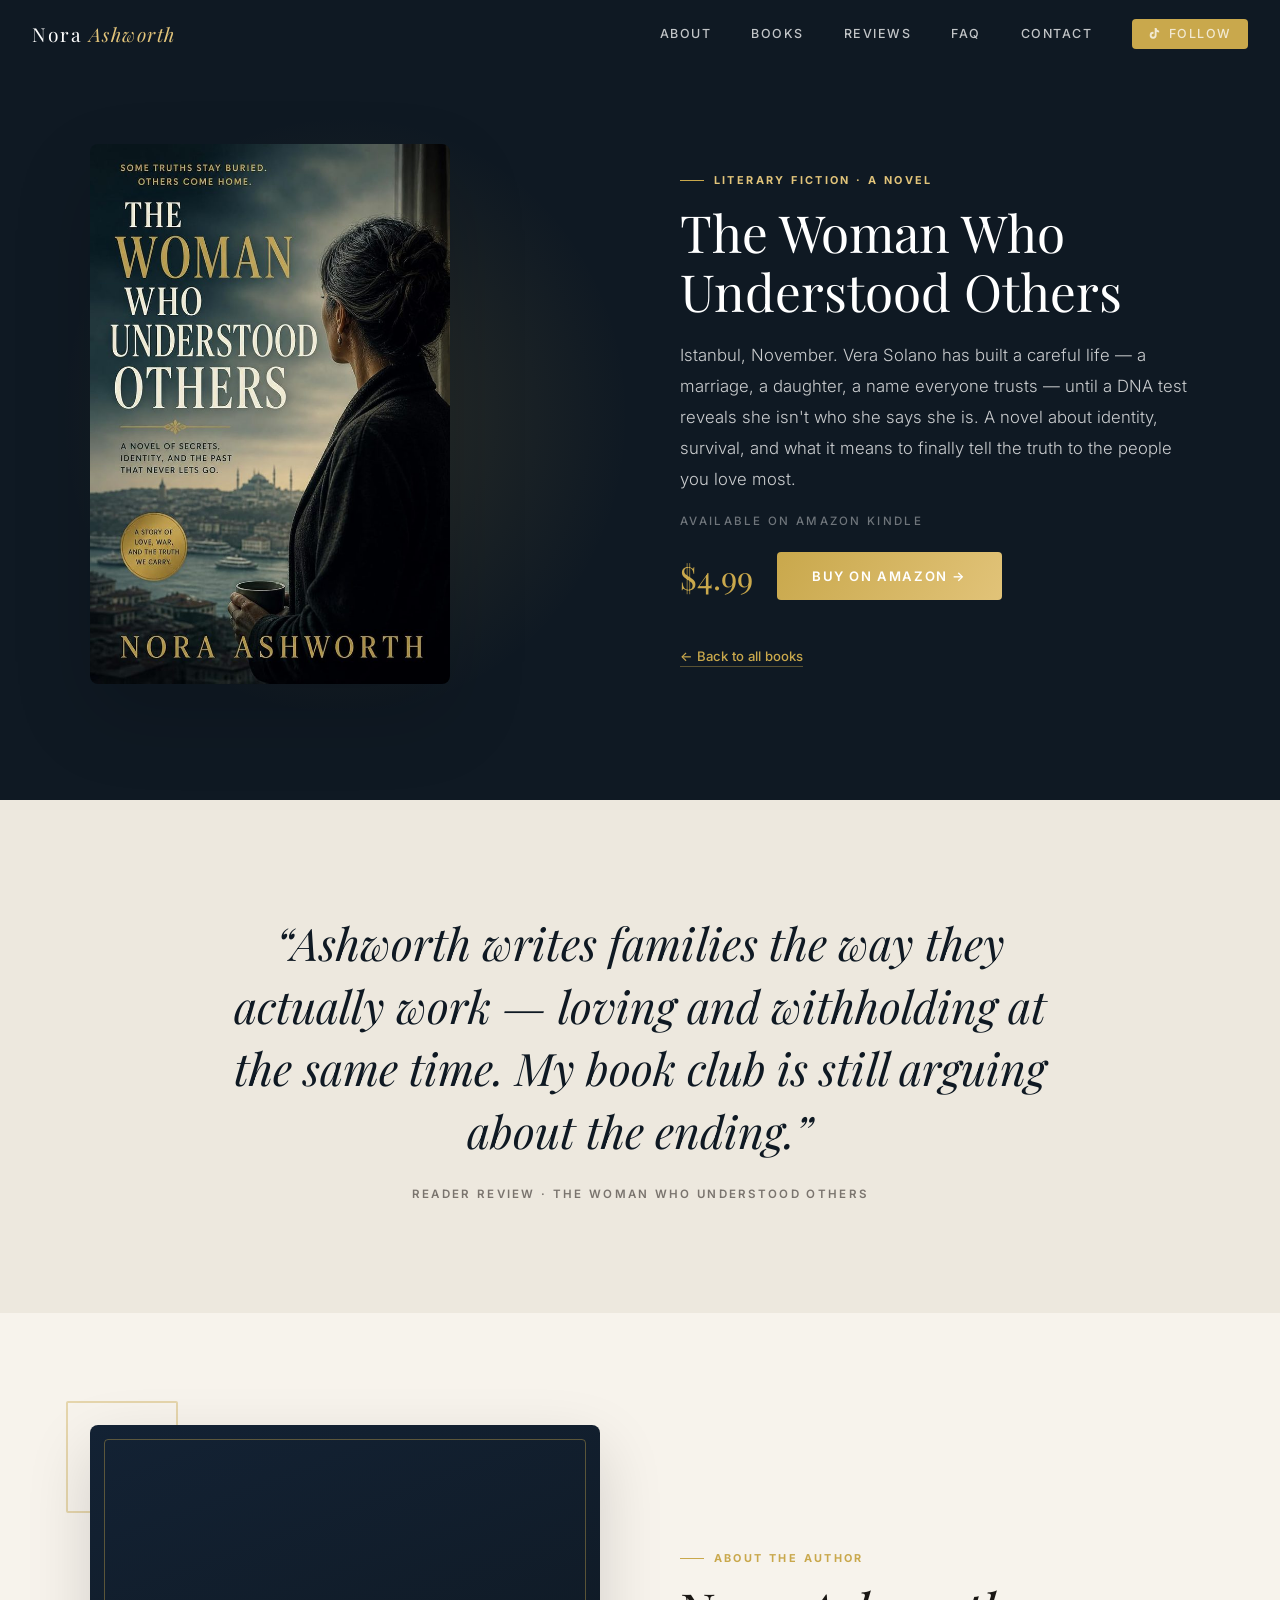
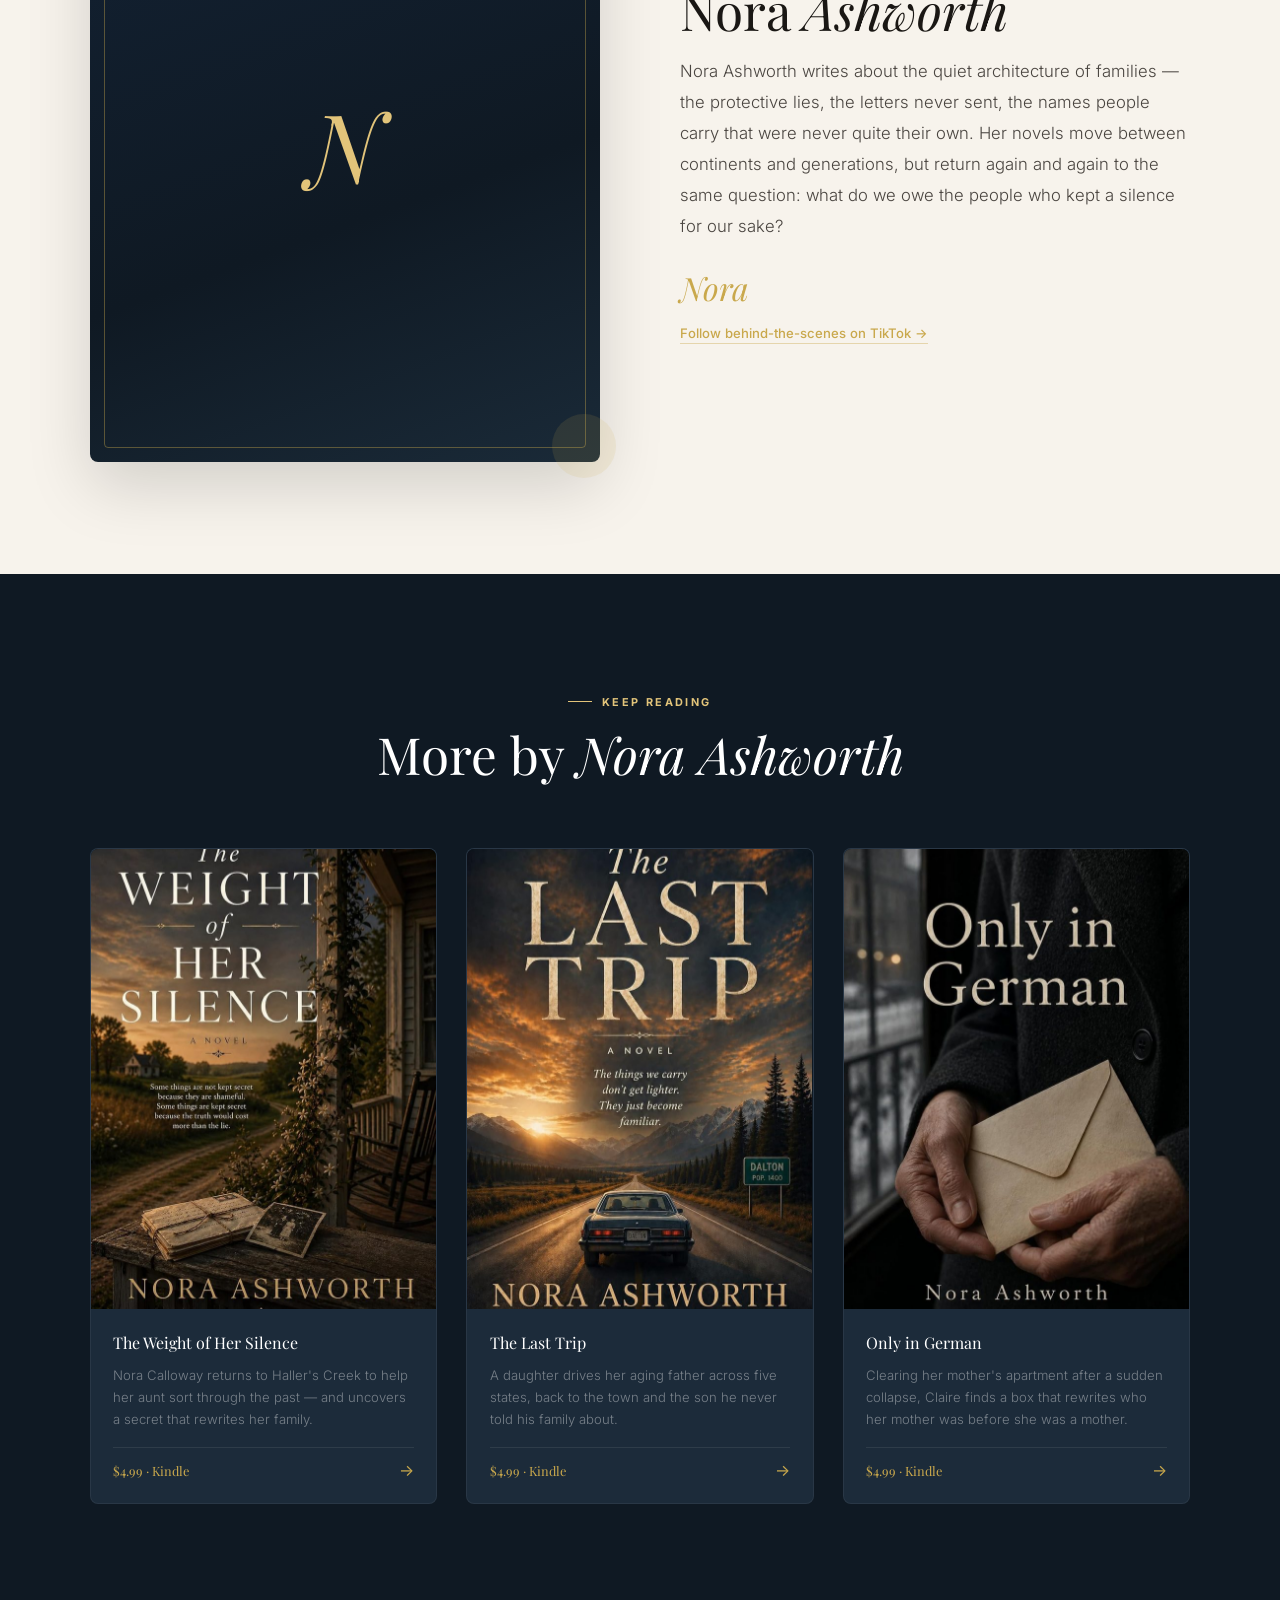
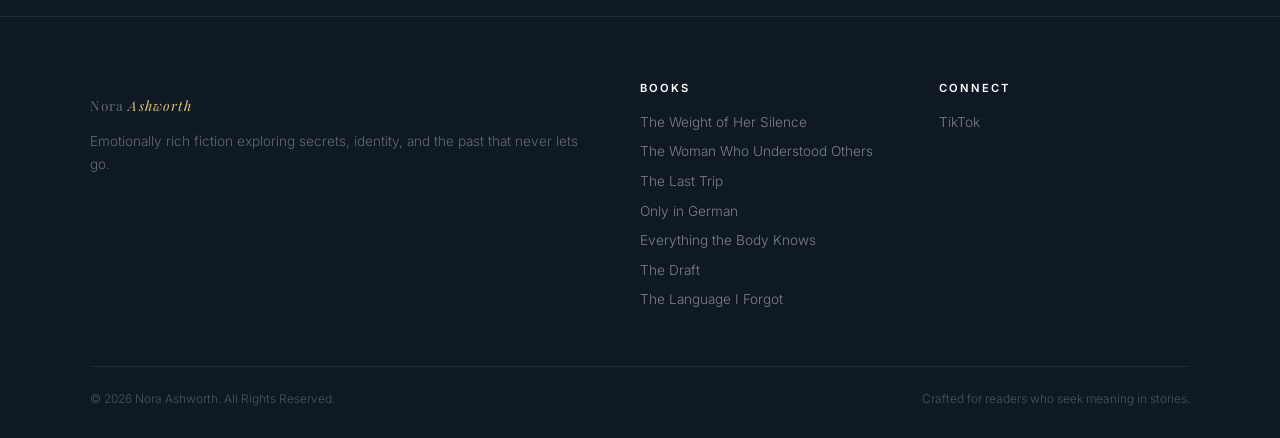
<file: books/the-woman-who-understood-others.html>
<!DOCTYPE html>
<html lang="en">
<head>

<meta charset="UTF-8">
<meta name="viewport" content="width=device-width, initial-scale=1.0">

<title>The Woman Who Understood Others by Nora Ashworth | Literary Fiction Novel</title>

<meta name="description" content="For thirty-two years she has answered to a dead woman's name. A DNA result in her daughter's inbox is about to end that.">
<meta name="keywords" content="The Woman Who Understood Others, Nora Ashworth, literary fiction, family secrets novel, Kindle book">
<meta name="author" content="Nora Ashworth">
<meta name="robots" content="index,follow,max-image-preview:large,max-snippet:-1,max-video-preview:-1">
<meta name="googlebot" content="index,follow">

<link rel="canonical" href="https://noraashworth.vercel.app/books/the-woman-who-understood-others.html">

<!-- Open Graph -->
<meta property="og:type" content="book">
<meta property="og:site_name" content="Nora Ashworth">
<meta property="og:title" content="The Woman Who Understood Others by Nora Ashworth">
<meta property="og:description" content="For thirty-two years she has answered to a dead woman's name. A DNA result in her daughter's inbox is about to end that.">
<meta property="og:url" content="https://noraashworth.vercel.app/books/the-woman-who-understood-others.html">
<meta property="og:image" content="https://noraashworth.vercel.app/covers/the-woman-who-understood-others.jpg">
<meta property="og:locale" content="en_US">

<!-- Twitter -->
<meta name="twitter:card" content="summary_large_image">
<meta name="twitter:title" content="The Woman Who Understood Others by Nora Ashworth">
<meta name="twitter:description" content="For thirty-two years she has answered to a dead woman's name. A DNA result in her daughter's inbox is about to end that.">
<meta name="twitter:image" content="https://noraashworth.vercel.app/covers/the-woman-who-understood-others.jpg">

<meta name="theme-color" content="#0F1923">

<link rel="icon" href="../favicon.ico">
<link rel="manifest" href="../manifest.json">

<link rel="stylesheet" href="../style.css">
<link rel="preconnect" href="https://fonts.googleapis.com"/>
<link rel="preconnect" href="https://fonts.gstatic.com" crossorigin/>
<link href="https://fonts.googleapis.com/css2?family=Playfair+Display:ital,wght@0,400;0,500;1,400;1,500&family=Inter:wght@300;400;500;600&display=swap" rel="stylesheet"/>

<!-- Book schema -->
<script type="application/ld+json">
{
  "@context": "https://schema.org",
  "@type": "Book",
  "name": "The Woman Who Understood Others",
  "author": {"@type":"Person","name":"Nora Ashworth","url":"https://noraashworth.vercel.app/"},
  "url": "https://noraashworth.vercel.app/books/the-woman-who-understood-others.html",
  "image": "https://noraashworth.vercel.app/covers/the-woman-who-understood-others.jpg",
  "description": "For thirty-two years she has answered to a dead woman's name. A DNA result in her daughter's inbox is about to end that.",
  "offers": {"@type":"Offer","price":"4.99","priceCurrency":"USD","url":"https://www.amazon.com/dp/B0GX32HPV2","availability":"https://schema.org/InStock"}
}
</script>
</head>
<body>

<nav id="nav">
  <a class="nav-logo" href="../index.html">
    <span>Nora <em>Ashworth</em></span>
  </a>
  <div class="nav-links">
    <a href="../index.html#about">About</a>
    <a href="../index.html#books">Books</a>
    <a href="../index.html#reviews">Reviews</a>
    <a href="../index.html#faq">FAQ</a>
    <a href="../index.html#contact">Contact</a>
    <a class="nav-tiktok" href="https://www.tiktok.com/@noraashworth" target="_blank">
      <svg width="13" height="13" viewBox="0 0 24 24" fill="currentColor"><path d="M19.59 6.69a4.83 4.83 0 0 1-3.77-4.25V2h-3.45v13.67a2.89 2.89 0 0 1-2.88 2.5 2.89 2.89 0 0 1-2.89-2.89 2.89 2.89 0 0 1 2.89-2.89c.28 0 .54.04.79.1V9.01a6.33 6.33 0 0 0-.79-.05 6.34 6.34 0 0 0-6.34 6.34 6.34 6.34 0 0 0 6.34 6.34 6.34 6.34 0 0 0 6.33-6.34V8.82a8.18 8.18 0 0 0 4.78 1.52V6.9a4.85 4.85 0 0 1-1.01-.21z"/></svg>
      Follow
    </a>
  </div>
  <button class="hamburger" id="hamburger" aria-label="Open menu">
    <svg width="24" height="24" viewBox="0 0 24 24" fill="none" stroke="#fff" stroke-width="2"><path d="M3 6h18M3 12h18M3 18h18"/></svg>
  </button>
</nav>

<div class="mobile-menu" id="mobileMenu">
  <button class="mobile-close" id="mobileClose" aria-label="Close menu">
    <svg width="26" height="26" viewBox="0 0 24 24" fill="none" stroke="#fff" stroke-width="2"><path d="M6 6l12 12M18 6L6 18"/></svg>
  </button>
  <a href="../index.html#about">About</a>
  <a href="../index.html#books">Books</a>
  <a href="../index.html#reviews">Reviews</a>
  <a href="../index.html#faq">FAQ</a>
  <a href="../index.html#contact">Contact</a>
</div>

<!-- BOOK HERO -->
<section class="books-section" style="padding-top:9rem">
  <div class="container featured-grid">
    <div class="featured-img-wrap reveal">
      <div class="featured-glow"></div>
      <img src="../covers/the-woman-who-understood-others.jpg" alt="The Woman Who Understood Others book cover" loading="lazy">
    </div>
    <div class="reveal reveal-delay-1">
      <div class="section-eyebrow" style="color:var(--gold-light)">Literary Fiction &middot; A Novel</div>
      <h1 class="section-title" style="color:#fff;margin-bottom:1.2rem">The Woman Who Understood Others</h1>
      <p style="color:rgba(255,255,255,0.78);font-size:1.05rem;line-height:1.85;font-weight:300;margin-bottom:1.2rem">Istanbul, November. Vera Solano has built a careful life — a marriage, a daughter, a name everyone trusts — until a DNA test reveals she isn't who she says she is. A novel about identity, survival, and what it means to finally tell the truth to the people you love most.</p>
      <p class="featured-label" style="color:rgba(255,255,255,0.4)">Available on Amazon Kindle</p>
      <div class="price-row">
        <span class="price">$4.99</span>
        <a class="btn-gold" href="https://www.amazon.com/dp/B0GX32HPV2" target="_blank" rel="noopener">Buy on Amazon &rarr;</a>
      </div>
      <p style="margin-top:2rem">
        <a class="tiktok-link" href="../index.html#books">&larr; Back to all books</a>
      </p>
    </div>
  </div>
</section>

<!-- READER QUOTE -->
<section class="quote-section">
  <div class="container">
    <p class="quote-text reveal">&ldquo;Ashworth writes families the way they actually work — loving and withholding at the same time. My book club is still arguing about the ending.&rdquo;</p>
    <p class="quote-source reveal">Reader review &middot; The Woman Who Understood Others</p>
  </div>
</section>


<!-- ABOUT AUTHOR -->
<section id="about">
  <div class="container about-grid">
    <div class="about-img-wrap reveal">
      <div class="about-img-frame"></div>
      <div class="about-monogram"><span>N</span></div>
      <div class="about-img-dot"></div>
    </div>
    <div class="reveal reveal-delay-1">
      <div class="section-eyebrow">About the Author</div>
      <h2 class="section-title">Nora <em>Ashworth</em></h2>
      <p class="about-text">Nora Ashworth writes about the quiet architecture of families &mdash; the protective lies, the letters never sent, the names people carry that were never quite their own. Her novels move between continents and generations, but return again and again to the same question: what do we owe the people who kept a silence for our sake?</p>
      <p class="about-sig">Nora</p>
      <a class="tiktok-link" href="https://www.tiktok.com/@noraashworth" target="_blank">Follow behind-the-scenes on TikTok &rarr;</a>
    </div>
  </div>
</section>

<!-- MORE BOOKS -->
<section class="books-section">
  <div class="container">
    <div class="books-header reveal">
      <div class="section-eyebrow" style="color:var(--gold-light)">Keep Reading</div>
      <h2 class="section-title" style="color:#fff">More by <em>Nora Ashworth</em></h2>
    </div>
    <div class="books-grid">
      <a class="book-card reveal" href="the-weight-of-her-silence.html">
        <div class="book-cover">
          <img src="../covers/the-weight-of-her-silence.jpg" alt="The Weight of Her Silence book cover" loading="lazy">
          <div class="book-overlay"><span class="buy-label">View Book</span></div>
        </div>
        <div class="book-info">
          <h3>The Weight of Her Silence</h3>
          <p>Nora Calloway returns to Haller's Creek to help her aunt sort through the past — and uncovers a secret that rewrites her family.</p>
          <div class="book-footer">
            <span class="price">$4.99 &middot; Kindle</span>
            <span class="arrow">&rarr;</span>
          </div>
        </div>
      </a>
      <a class="book-card reveal" href="the-last-trip.html">
        <div class="book-cover">
          <img src="../covers/the-last-trip.jpg" alt="The Last Trip book cover" loading="lazy">
          <div class="book-overlay"><span class="buy-label">View Book</span></div>
        </div>
        <div class="book-info">
          <h3>The Last Trip</h3>
          <p>A daughter drives her aging father across five states, back to the town and the son he never told his family about.</p>
          <div class="book-footer">
            <span class="price">$4.99 &middot; Kindle</span>
            <span class="arrow">&rarr;</span>
          </div>
        </div>
      </a>
      <a class="book-card reveal" href="only-in-german.html">
        <div class="book-cover">
          <img src="../covers/only-in-german.jpg" alt="Only in German book cover" loading="lazy">
          <div class="book-overlay"><span class="buy-label">View Book</span></div>
        </div>
        <div class="book-info">
          <h3>Only in German</h3>
          <p>Clearing her mother's apartment after a sudden collapse, Claire finds a box that rewrites who her mother was before she was a mother.</p>
          <div class="book-footer">
            <span class="price">$4.99 &middot; Kindle</span>
            <span class="arrow">&rarr;</span>
          </div>
        </div>
      </a>
    </div>
  </div>
</section>

<!-- FOOTER -->
<footer>
  <div class="container">
    <div class="footer-grid">
      <div class="footer-brand">
        <p class="footer-logo">Nora <em>Ashworth</em></p>
        <p>Emotionally rich fiction exploring secrets, identity, and the past that never lets go.</p>
      </div>
      <div class="footer-col">
        <h4>Books</h4>
        <ul>
          <li><a href="../books/the-weight-of-her-silence.html">The Weight of Her Silence</a></li>
          <li><a href="../books/the-woman-who-understood-others.html">The Woman Who Understood Others</a></li>
          <li><a href="../books/the-last-trip.html">The Last Trip</a></li>
          <li><a href="../books/only-in-german.html">Only in German</a></li>
          <li><a href="../books/everything-the-body-knows.html">Everything the Body Knows</a></li>
          <li><a href="../books/the-draft.html">The Draft</a></li>
          <li><a href="../books/the-language-i-forgot.html">The Language I Forgot</a></li>
        </ul>
      </div>
      <div class="footer-col">
        <h4>Connect</h4>
        <ul>
          <li><a href="https://www.tiktok.com/@noraashworth" target="_blank">TikTok</a></li>
        </ul>
      </div>
    </div>
    <div class="footer-bottom">
      <p>&copy; 2026 Nora Ashworth. All Rights Reserved.</p>
      <p>Crafted for readers who seek meaning in stories.</p>
    </div>
  </div>
</footer>

<script src="../script.js"></script>
</body>
</html>
</file>
<file: style.css>
*,*::before,*::after{box-sizing:border-box;margin:0;padding:0}
:root{
  --navy:#0F1923;
  --navy-mid:#1C2B3A;
  --navy-soft:#243346;
  --ivory:#F7F3EC;
  --ivory-dark:#EDE8DE;
  --gold:#C9A84C;
  --gold-light:#E2C47A;
  --ink:#1A1714;
  --ink-mid:#4A4540;
  --ink-light:#7A746E;
}
html{scroll-behavior:smooth}
body{font-family:'Inter',sans-serif;background:var(--ivory);color:var(--ink);overflow-x:hidden}

/* ── NAV ── */
nav{
  position:fixed;top:0;left:0;width:100%;z-index:100;
  padding:1.2rem 2rem;
  display:flex;justify-content:space-between;align-items:center;
  transition:background 0.4s,backdrop-filter 0.4s,box-shadow 0.4s;
}
nav.scrolled{background:rgba(15,25,35,0.97);backdrop-filter:blur(12px);box-shadow:0 2px 24px rgba(0,0,0,0.3)}
.nav-logo{display:flex;align-items:center;gap:0.6rem;text-decoration:none}
.nav-logo span{font-family:'Playfair Display',serif;font-size:1.2rem;font-weight:400;color:#fff;letter-spacing:0.08em}
.nav-logo em{color:var(--gold-light);font-style:italic}
.nav-links{display:flex;align-items:center;gap:2.5rem}
.nav-links a{color:rgba(255,255,255,0.75);text-decoration:none;font-size:0.78rem;font-weight:500;letter-spacing:0.12em;text-transform:uppercase;transition:color 0.25s}
.nav-links a:hover{color:var(--gold-light)}
.nav-tiktok{
  display:flex;align-items:center;gap:0.5rem;
  background:var(--gold);color:#fff;padding:0.45rem 1rem;border-radius:4px;
  font-size:0.75rem;font-weight:600;letter-spacing:0.1em;text-transform:uppercase;
  text-decoration:none;transition:background 0.25s,transform 0.25s,box-shadow 0.25s;
}
.nav-tiktok:hover{background:#a87c2a;transform:translateY(-2px);box-shadow:0 6px 20px rgba(201,168,76,0.35)}
.hamburger{display:none;background:none;border:none;cursor:pointer;padding:0.3rem}
.hamburger svg{display:block}
.mobile-menu{
  display:none;position:fixed;top:0;left:0;width:100%;height:100vh;
  background:rgba(15,25,35,0.99);z-index:99;
  flex-direction:column;align-items:center;justify-content:center;gap:2rem;
}
.mobile-menu.open{display:flex}
.mobile-menu a{color:rgba(255,255,255,0.85);text-decoration:none;font-size:1.4rem;font-family:'Playfair Display',serif;transition:color 0.25s}
.mobile-menu a:hover{color:var(--gold-light)}
.mobile-close{position:absolute;top:1.5rem;right:1.5rem;background:none;border:none;color:#fff;cursor:pointer}

/* ── HERO ── */
.hero{
  position:relative;min-height:100vh;
  display:flex;align-items:center;justify-content:center;
  background:var(--navy);overflow:hidden;
}
.hero-bg{
  position:absolute;inset:0;
  background:radial-gradient(ellipse at 30% 60%, rgba(201,168,76,0.08) 0%, transparent 60%),
             radial-gradient(ellipse at 75% 30%, rgba(201,168,76,0.05) 0%, transparent 50%),
             linear-gradient(135deg, #0a1520 0%, #0F1923 40%, #1a2a38 100%);
}
.hero-lines{position:absolute;inset:0;overflow:hidden;opacity:0.04}
.hero-lines::before{
  content:'';position:absolute;top:-50%;left:-50%;width:200%;height:200%;
  background:repeating-linear-gradient(45deg,transparent,transparent 60px,rgba(201,168,76,0.3) 60px,rgba(201,168,76,0.3) 61px);
}
.hero-particles{position:absolute;inset:0;z-index:1;width:100%;height:100%;pointer-events:none}
.hero-content{
  position:relative;z-index:2;text-align:center;max-width:760px;padding:2rem;
  animation:fadeUp 1s ease both;
}
@keyframes fadeUp{from{opacity:0;transform:translateY(32px)}to{opacity:1;transform:none}}
.eyebrow{
  display:inline-flex;align-items:center;gap:0.8rem;
  color:var(--gold-light);font-size:0.7rem;font-weight:700;letter-spacing:0.25em;text-transform:uppercase;
  margin-bottom:2rem;
}
.eyebrow::before,.eyebrow::after{content:'';width:2rem;height:1px;background:var(--gold-light)}
.hero h1{
  font-family:'Playfair Display',serif;font-size:clamp(3rem,7vw,5.5rem);font-weight:400;
  color:#fff;line-height:1.1;margin-bottom:1.5rem;
}
.hero h1 em{color:var(--gold-light);font-style:italic}
.hero p{color:rgba(255,255,255,0.7);font-size:clamp(1rem,2vw,1.2rem);font-weight:300;line-height:1.8;max-width:520px;margin:0 auto 3rem}
.hero-ctas{display:flex;gap:1rem;justify-content:center;flex-wrap:wrap}
.btn-gold{
  position:relative;overflow:hidden;
  display:inline-flex;align-items:center;gap:0.5rem;
  background:linear-gradient(120deg,var(--gold) 0%,var(--gold-light) 50%,var(--gold) 100%);
  background-size:220% 100%;background-position:0% 0%;
  color:#fff;padding:1rem 2.2rem;
  font-size:0.82rem;font-weight:600;letter-spacing:0.12em;text-transform:uppercase;
  border:none;border-radius:4px;cursor:pointer;text-decoration:none;
  transition:background-position 0.6s ease,transform 0.25s,box-shadow 0.25s;
}
.btn-gold:hover{background-position:100% 0%;transform:translateY(-3px);box-shadow:0 10px 28px rgba(201,168,76,0.4)}
.btn-outline{
  display:inline-flex;align-items:center;gap:0.5rem;
  background:transparent;color:#fff;padding:1rem 2.2rem;
  font-size:0.82rem;font-weight:600;letter-spacing:0.12em;text-transform:uppercase;
  border:1px solid rgba(255,255,255,0.35);border-radius:4px;cursor:pointer;text-decoration:none;
  transition:background 0.25s,border-color 0.25s;
}
.btn-outline:hover{background:rgba(255,255,255,0.08);border-color:rgba(255,255,255,0.6)}
.scroll-hint{
  position:absolute;bottom:2rem;left:50%;transform:translateX(-50%);z-index:2;
  display:flex;flex-direction:column;align-items:center;gap:0.4rem;
  color:rgba(255,255,255,0.3);font-size:0.65rem;font-weight:600;letter-spacing:0.2em;text-transform:uppercase;
  animation:pulse 2s ease-in-out infinite;
}
@keyframes pulse{0%,100%{opacity:0.3}50%{opacity:0.7}}
.scroll-arrow{width:1px;height:2rem;background:linear-gradient(to bottom,rgba(255,255,255,0.4),transparent);margin-top:0.3rem}
.hero-fade{position:absolute;bottom:0;left:0;width:100%;height:8rem;background:linear-gradient(to top,var(--ivory),transparent)}

/* ── SECTIONS COMMON ── */
section{padding:7rem 2rem}
.container{max-width:1100px;margin:0 auto}
.section-eyebrow{
  display:inline-flex;align-items:center;gap:0.6rem;
  color:var(--gold);font-size:0.68rem;font-weight:700;letter-spacing:0.22em;text-transform:uppercase;
  margin-bottom:1rem;
}
.section-eyebrow::before{content:'';width:1.5rem;height:1px;background:var(--gold)}
.section-title{font-family:'Playfair Display',serif;font-size:clamp(2.2rem,4vw,3.5rem);font-weight:400;line-height:1.15;margin-bottom:1rem}
.section-title em{font-style:italic}

/* ── ABOUT ── */
.about-grid{display:grid;grid-template-columns:1fr 1fr;gap:5rem;align-items:center}
.about-img-wrap{position:relative}
.about-img-frame{
  position:absolute;top:-1.5rem;left:-1.5rem;width:7rem;height:7rem;
  border:2px solid var(--gold);border-radius:2px;opacity:0.4;
  transition:opacity 0.4s;
}
.about-img-wrap:hover .about-img-frame{opacity:0.7}
.about-img-dot{
  position:absolute;bottom:-1rem;right:-1rem;width:4rem;height:4rem;
  border-radius:50%;background:rgba(201,168,76,0.12);
}
.about-img-wrap img{position:relative;z-index:1;width:100%;border-radius:8px;box-shadow:0 24px 64px rgba(0,0,0,0.15);transition:transform 0.5s}
.about-img-wrap:hover img{transform:scale(1.02)}
.about-text{color:var(--ink-mid);font-size:1.05rem;line-height:1.85;font-weight:300;margin-bottom:1.2rem}
.about-sig{font-family:'Playfair Display',serif;font-size:2rem;font-style:italic;color:var(--gold);margin-top:1.5rem}
.tiktok-link{
  display:inline-flex;align-items:center;gap:0.5rem;
  color:var(--gold);font-size:0.82rem;font-weight:500;text-decoration:none;
  border-bottom:1px solid rgba(201,168,76,0.4);padding-bottom:2px;
  transition:color 0.25s,border-color 0.25s;margin-top:1rem;
}
.tiktok-link:hover{color:#a87c2a;border-color:#a87c2a}

/* ── FEATURED ── */
.featured{background:#fff}
.featured-grid{display:grid;grid-template-columns:1fr 1fr;gap:5rem;align-items:center}
.featured-img-wrap{position:relative}
.featured-glow{
  position:absolute;inset:-2rem;
  background:radial-gradient(ellipse at center,rgba(201,168,76,0.15) 0%,transparent 70%);
  border-radius:12px;transition:opacity 0.5s;
}
.featured-img-wrap:hover .featured-glow{opacity:1.5}
.featured-img-wrap img{position:relative;z-index:1;width:100%;max-width:360px;border-radius:8px;box-shadow:0 32px 80px rgba(0,0,0,0.15);transition:transform 0.5s}
.featured-img-wrap:hover img{transform:scale(1.03)}
.stars{color:var(--gold);font-size:1.1rem;letter-spacing:0.1em;margin-bottom:1rem}
.featured-label{font-size:0.72rem;color:var(--ink-light);font-weight:500;letter-spacing:0.2em;text-transform:uppercase;margin:1rem 0 1.5rem}
.price-row{display:flex;align-items:center;gap:1.5rem;margin-top:1.5rem}
.price{font-family:'Playfair Display',serif;font-size:2rem;font-weight:400;color:var(--gold)}

/* ── BOOKS GRID ── */
.books-section{background:var(--navy);padding:7rem 2rem}
.books-header{text-align:center;margin-bottom:4rem}
.books-header .section-eyebrow{color:var(--gold-light)}
.books-header .section-eyebrow::before{background:var(--gold-light)}
.books-header .section-title{color:#fff}
.books-header p{color:rgba(255,255,255,0.5);font-weight:300;max-width:480px;margin:0 auto}
.books-grid{
  display:grid;
  grid-template-columns:repeat(auto-fill,minmax(280px,1fr));
  gap:1.8rem;
}
.book-card{
  background:var(--navy-mid);border-radius:8px;overflow:hidden;
  border:1px solid rgba(255,255,255,0.06);
  text-decoration:none;color:inherit;
  display:flex;flex-direction:column;
  transition:transform 0.4s,border-color 0.4s,box-shadow 0.4s;
}
.book-card:hover{transform:translateY(-8px);border-color:rgba(201,168,76,0.5);box-shadow:0 24px 60px rgba(0,0,0,0.4)}
.book-cover{position:relative;aspect-ratio:3/4;overflow:hidden;background:var(--navy);perspective:800px}
.book-cover img{width:100%;height:100%;object-fit:cover;transition:transform 0.4s ease-out;transform-style:preserve-3d;will-change:transform}
.book-card:hover .book-cover img{transform:scale(1.06)}
.book-card .cover-placeholder{transition:transform 0.4s ease-out;transform-style:preserve-3d;will-change:transform}
.book-overlay{
  position:absolute;inset:0;background:linear-gradient(to top,rgba(15,25,35,0.9) 0%,transparent 50%);
  display:flex;align-items:flex-end;justify-content:center;padding:1.2rem;
  opacity:0;transition:opacity 0.4s;
}
.book-card:hover .book-overlay{opacity:1}
.buy-label{
  background:var(--gold);color:#fff;padding:0.5rem 1.2rem;border-radius:3px;
  font-size:0.72rem;font-weight:700;letter-spacing:0.12em;text-transform:uppercase;
}
.book-info{padding:1.4rem;display:flex;flex-direction:column;flex:1}
.book-info h3{font-family:'Playfair Display',serif;font-size:1rem;font-weight:400;color:#fff;line-height:1.4;margin-bottom:0.6rem;transition:color 0.3s}
.book-card:hover .book-info h3{color:var(--gold-light)}
.book-info p{color:rgba(255,255,255,0.4);font-size:0.82rem;line-height:1.7;font-weight:300;flex:1}
.book-footer{display:flex;justify-content:space-between;align-items:center;margin-top:1rem;padding-top:0.8rem;border-top:1px solid rgba(255,255,255,0.08)}
.book-footer .price{font-size:0.8rem;color:var(--gold);font-weight:400}
.book-footer .arrow{color:var(--gold);font-size:1rem;transition:transform 0.3s}
.book-card:hover .book-footer .arrow{transform:translateX(4px)}

/* ── QUOTE ── */
.quote-section{background:var(--ivory-dark);text-align:center}
.quote-mark{font-family:'Playfair Display',serif;font-size:8rem;line-height:0.5;color:rgba(201,168,76,0.15);user-select:none;margin-bottom:1rem}
.quote-text{font-family:'Playfair Display',serif;font-size:clamp(1.8rem,3.5vw,3rem);font-style:italic;font-weight:400;color:var(--navy);line-height:1.4;max-width:820px;margin:0 auto 1.5rem}
.quote-source{font-size:0.72rem;font-weight:600;letter-spacing:0.2em;text-transform:uppercase;color:var(--ink-light)}

/* ── TIKTOK ── */
.tiktok-section{background:var(--navy);text-align:center}
.tiktok-section .section-eyebrow{color:var(--gold-light)}
.tiktok-section .section-eyebrow::before{background:var(--gold-light)}
.tiktok-section .section-title{color:#fff}
.tiktok-card{
  display:inline-flex;align-items:center;gap:2rem;
  background:rgba(255,255,255,0.04);border:1px solid rgba(255,255,255,0.1);
  border-radius:12px;padding:2.5rem 3.5rem;
  text-decoration:none;color:inherit;margin-top:2rem;
  transition:background 0.4s,border-color 0.4s,transform 0.4s,box-shadow 0.4s;
}
.tiktok-card:hover{background:rgba(255,255,255,0.08);border-color:rgba(201,168,76,0.5);transform:translateY(-4px);box-shadow:0 24px 60px rgba(0,0,0,0.3)}
.tiktok-icon-wrap{
  width:60px;height:60px;border-radius:50%;background:rgba(201,168,76,0.12);
  display:flex;align-items:center;justify-content:center;transition:background 0.3s;
}
.tiktok-card:hover .tiktok-icon-wrap{background:rgba(201,168,76,0.22)}
.tiktok-handle-label{font-size:0.65rem;font-weight:700;letter-spacing:0.2em;text-transform:uppercase;color:rgba(255,255,255,0.4);margin-bottom:0.3rem}
.tiktok-handle{font-family:'Playfair Display',serif;font-size:1.8rem;font-weight:400;color:#fff;transition:color 0.3s}
.tiktok-card:hover .tiktok-handle{color:var(--gold-light)}
.tiktok-arrow{color:var(--gold);font-size:1.4rem;margin-left:0.5rem;transition:transform 0.3s}
.tiktok-card:hover .tiktok-arrow{transform:translateX(5px)}

/* ── NEWSLETTER ── */
.newsletter-section{background:#1e3050;text-align:center}
.newsletter-section .section-eyebrow{color:var(--gold-light)}
.newsletter-section .section-eyebrow::before{background:var(--gold-light)}
.newsletter-section .section-title{color:#fff}
.newsletter-section p{color:rgba(255,255,255,0.6);font-weight:300;margin-bottom:3rem}
.newsletter-form{display:flex;gap:0.8rem;max-width:500px;margin:0 auto;flex-wrap:wrap;justify-content:center}
.newsletter-form input{
  flex:1;min-width:220px;padding:1rem 1.4rem;
  background:rgba(255,255,255,0.07);border:1px solid rgba(255,255,255,0.2);
  border-radius:4px;color:#fff;font-size:0.95rem;font-weight:300;
  transition:border-color 0.25s,background 0.25s;outline:none;
}
.newsletter-form input::placeholder{color:rgba(255,255,255,0.35)}
.newsletter-form input:focus{border-color:var(--gold);background:rgba(255,255,255,0.1)}
.newsletter-note{color:rgba(255,255,255,0.3);font-size:0.72rem;margin-top:1rem}

/* ── CONTACT ── */
.contact-grid{display:grid;grid-template-columns:repeat(2,1fr);gap:1.5rem;margin-top:3rem}
.contact-card{
  background:#fff;border-radius:8px;padding:2.5rem;text-align:center;
  box-shadow:0 4px 20px rgba(0,0,0,0.05);
  text-decoration:none;color:inherit;
  transition:transform 0.3s,box-shadow 0.3s;
}
.contact-card:hover{transform:translateY(-4px);box-shadow:0 12px 40px rgba(0,0,0,0.12)}
.contact-icon{font-size:1.8rem;margin-bottom:1rem}
.contact-card h3{font-size:0.9rem;font-weight:600;color:var(--navy);margin-bottom:0.4rem}
.contact-card p{font-size:0.85rem;color:var(--ink-mid);font-weight:300}

/* ── FOOTER ── */
footer{background:var(--navy);padding:4rem 2rem 2rem;border-top:1px solid rgba(255,255,255,0.08)}
.footer-grid{display:grid;grid-template-columns:2fr 1fr 1fr;gap:3rem;margin-bottom:3rem}
.footer-brand p{color:rgba(255,255,255,0.35);font-size:0.85rem;font-weight:300;line-height:1.7;margin-top:0.8rem}
.footer-logo{font-family:'Playfair Display',serif;font-size:1.2rem;color:#fff;letter-spacing:0.08em}
.footer-logo em{color:var(--gold-light);font-style:italic}
.footer-col h4{color:#fff;font-size:0.7rem;font-weight:600;letter-spacing:0.18em;text-transform:uppercase;margin-bottom:1rem}
.footer-col ul{list-style:none}
.footer-col ul li{margin-bottom:0.6rem}
.footer-col ul li a{color:rgba(255,255,255,0.45);font-size:0.85rem;font-weight:300;text-decoration:none;transition:color 0.25s}
.footer-col ul li a:hover{color:var(--gold-light)}
.footer-bottom{border-top:1px solid rgba(255,255,255,0.08);padding-top:1.5rem;display:flex;justify-content:space-between;align-items:center;flex-wrap:wrap;gap:1rem}
.footer-bottom p{color:rgba(255,255,255,0.25);font-size:0.75rem;font-weight:300}

/* ── REVEAL ── */
.reveal{opacity:0;transform:translateY(24px);transition:opacity 0.75s cubic-bezier(0.4,0,0.2,1),transform 0.75s cubic-bezier(0.4,0,0.2,1)}
.reveal.visible{opacity:1;transform:none}
.reveal-delay-1{transition-delay:0.1s}
.reveal-delay-2{transition-delay:0.2s}

/* ── RESPONSIVE ── */
@media(max-width:900px){
  .about-grid,.featured-grid{grid-template-columns:1fr;gap:3rem}
  .featured-img-wrap{order:2;display:flex;justify-content:center}
  .featured-img-wrap img{max-width:280px}
  .contact-grid{grid-template-columns:1fr}
  .footer-grid{grid-template-columns:1fr 1fr}
  .nav-links{display:none}
  .hamburger{display:block}
  .tiktok-card{flex-direction:column;gap:1rem;padding:2rem}
}
@media(max-width:600px){
  .books-grid{grid-template-columns:repeat(2,1fr);gap:1rem}
  .footer-grid{grid-template-columns:1fr}
  .footer-bottom{flex-direction:column;text-align:center}
  .newsletter-form{flex-direction:column}
  .hero-ctas{flex-direction:column;align-items:center}
}
@media(max-width:380px){
  .books-grid{grid-template-columns:1fr}
}

/* ── REVEAL ON SCROLL ── */
.reveal{opacity:0;transform:translateY(28px);transition:opacity 0.6s ease,transform 0.6s ease}
.reveal.visible{opacity:1;transform:none}
.reveal-delay-1{transition-delay:0.15s}
.reveal-delay-2{transition-delay:0.3s}

.podcast-box{
  margin-top:2rem;
  background:#fff;
  padding:1.5rem;
  border-radius:12px;
  box-shadow:0 15px 40px rgba(0,0,0,.08);
}

.podcast-box h3{
  font-family:'Playfair Display',serif;
  font-size:1.4rem;
  margin-bottom:1rem;
  color:var(--navy);
}

@media(max-width:900px){
  .podcast-box{
    margin-top:1rem;
  }
}


/* --- Book page specific styles --- */
.book-hero{
  padding:10rem 2rem 4rem;background:var(--navy);color:#fff;
}
.book-hero-grid{
  max-width:1100px;margin:0 auto;display:grid;grid-template-columns:320px 1fr;gap:3.5rem;align-items:start;
}
.book-hero-cover img{
  width:100%;border-radius:6px;box-shadow:0 30px 70px rgba(0,0,0,0.5);
}
.breadcrumb{
  font-size:0.75rem;letter-spacing:0.08em;text-transform:uppercase;color:rgba(255,255,255,0.5);margin-bottom:1.2rem;
}
.breadcrumb a{color:rgba(255,255,255,0.6);text-decoration:none}
.breadcrumb a:hover{color:var(--gold-light)}
.book-hero h1{
  font-family:'Playfair Display',serif;font-weight:400;font-size:2.6rem;line-height:1.15;color:#fff;margin-bottom:0.6rem;
}
.book-hero h1 em{color:var(--gold-light);font-style:italic}
.book-hero .stars{color:var(--gold-light);letter-spacing:0.2rem;margin-bottom:1rem;font-size:1.1rem}
.book-hero-tagline{
  font-family:'Playfair Display',serif;font-style:italic;color:rgba(255,255,255,0.75);font-size:1.15rem;margin-bottom:1.5rem;
}
.book-hero p.lead{
  color:rgba(255,255,255,0.75);font-weight:300;line-height:1.85;font-size:1.05rem;margin-bottom:1.8rem;max-width:60ch;
}
.book-cta-row{display:flex;align-items:center;gap:1.2rem;flex-wrap:wrap}
.book-price{font-family:'Playfair Display',serif;font-size:1.3rem;color:var(--gold-light)}

.book-section{padding:5rem 2rem;background:var(--ivory)}
.book-section.alt{background:var(--ivory-dark)}
.book-section-inner{max-width:820px;margin:0 auto}
.book-section h2{
  font-family:'Playfair Display',serif;font-weight:400;font-size:1.8rem;color:var(--navy);margin-bottom:1.5rem;
}
.book-section h2 em{color:var(--gold);font-style:italic}
.book-section p{color:var(--ink-mid);font-weight:300;line-height:1.9;font-size:1.02rem;margin-bottom:1.1rem}

.excerpt-box{
  background:#fff;border-left:3px solid var(--gold);padding:2rem 2.2rem;border-radius:4px;
  box-shadow:0 15px 40px rgba(0,0,0,0.06);
}
.excerpt-box p{font-family:'Playfair Display',serif;font-style:italic;color:var(--ink);font-size:1.05rem;line-height:1.9}
.excerpt-note{margin-top:1rem;font-size:0.8rem;color:var(--ink-light);text-transform:uppercase;letter-spacing:0.06em}

.char-grid{display:grid;grid-template-columns:repeat(auto-fit,minmax(220px,1fr));gap:1.5rem;margin-top:1rem}
.char-card{background:#fff;padding:1.5rem;border-radius:8px;box-shadow:0 10px 30px rgba(0,0,0,0.06)}
.char-card h3{font-family:'Playfair Display',serif;color:var(--navy);font-size:1.15rem;margin-bottom:0.5rem}
.char-card p{font-size:0.92rem;margin-bottom:0}

.faq-item{border-bottom:1px solid rgba(0,0,0,0.08);padding:1.3rem 0}
.faq-item h3{font-family:'Playfair Display',serif;font-size:1.1rem;color:var(--navy);margin-bottom:0.5rem;font-weight:500}
.faq-item p{margin-bottom:0}

.review-box{background:#fff;padding:1.6rem 1.8rem;border-radius:8px;box-shadow:0 10px 30px rgba(0,0,0,0.06);margin-bottom:1rem}
.review-box .stars{color:var(--gold);font-size:0.9rem;margin-bottom:0.5rem}
.review-box p{font-style:italic;margin-bottom:0.4rem}
.review-box span{font-size:0.82rem;color:var(--ink-light);text-transform:uppercase;letter-spacing:0.05em}

.back-link{display:inline-block;margin:0 2rem;padding:2rem 0 0;font-size:0.85rem;color:var(--ink-light)}
.back-link a{color:var(--navy);text-decoration:none;border-bottom:1px solid var(--gold)}

@media(max-width:900px){
  .book-hero-grid{grid-template-columns:1fr;text-align:left}
  .book-hero-cover{max-width:220px}
  .book-hero h1{font-size:2rem}
}

/* ── COVER PLACEHOLDER (no artwork yet) ── */
.cover-placeholder{
  position:relative;width:100%;aspect-ratio:2/3;border-radius:6px;overflow:hidden;
  background:linear-gradient(160deg,#132234 0%,#0F1923 55%,#1a2a38 100%);
  border:1px solid rgba(201,168,76,0.35);
  display:flex;flex-direction:column;align-items:center;justify-content:center;
  text-align:center;padding:1.6rem;
}
.cover-placeholder::before{
  content:'';position:absolute;inset:10px;border:1px solid rgba(201,168,76,0.35);border-radius:3px;pointer-events:none;
}
.cover-placeholder .cp-eyebrow{
  color:rgba(226,196,122,0.85);font-size:0.62rem;letter-spacing:0.28em;text-transform:uppercase;margin-bottom:1rem;
}
.cover-placeholder .cp-title{
  font-family:'Playfair Display',serif;font-weight:400;color:#fff;line-height:1.25;font-size:1.3rem;
}
.cover-placeholder .cp-title em{color:var(--gold-light);font-style:italic}
.cover-placeholder .cp-rule{width:2.2rem;height:1px;background:var(--gold);margin:1.1rem auto}
.cover-placeholder .cp-author{color:rgba(255,255,255,0.5);font-size:0.68rem;letter-spacing:0.2em;text-transform:uppercase}
.book-cover .cover-placeholder{aspect-ratio:auto;height:100%;border-radius:0}

/* ── HERO BADGE for homepage (no author photo yet) ── */
.about-monogram{
  position:relative;aspect-ratio:4/5;border-radius:8px;
  background:linear-gradient(160deg,#132234 0%,#0F1923 60%,#1a2a38 100%);
  display:flex;align-items:center;justify-content:center;box-shadow:0 24px 64px rgba(0,0,0,0.15);
}
.about-monogram::before{content:'';position:absolute;inset:14px;border:1px solid rgba(201,168,76,0.4);border-radius:4px}
.about-monogram span{
  font-family:'Playfair Display',serif;font-style:italic;font-size:6rem;color:var(--gold-light);
}

/* ── MOBILE MENU (JS-driven) ── */
.mobile-close svg{display:block}

/* ── FORM STATUS ── */
.form-note-success{color:var(--gold-light);font-size:0.8rem;margin-top:1rem}

/* ── REVIEWS ── */
.reviews-section{background:#fff}
.reviews-grid{display:grid;grid-template-columns:repeat(3,1fr);gap:1.8rem;margin-top:3rem}
.review-card{
  background:var(--ivory);border-radius:8px;padding:2rem;
  box-shadow:0 10px 30px rgba(0,0,0,0.05);
  transition:transform 0.35s,box-shadow 0.35s;
}
.review-card:hover{transform:translateY(-6px);box-shadow:0 20px 46px rgba(0,0,0,0.09)}
.review-card .stars{font-size:0.9rem;margin-bottom:0.9rem}
.review-card p{font-family:'Playfair Display',serif;font-style:italic;color:var(--ink);font-size:1rem;line-height:1.75;margin-bottom:1.2rem}
.review-card span{font-size:0.72rem;color:var(--ink-light);font-weight:600;letter-spacing:0.08em;text-transform:uppercase}

/* ── STATS ── */
.stats-section{background:var(--navy-mid);padding:5rem 2rem}
.stats-grid{display:grid;grid-template-columns:repeat(4,1fr);gap:2rem;text-align:center}
.stat-item{display:flex;flex-direction:column;gap:0.5rem}
.stat-number{font-family:'Playfair Display',serif;font-size:clamp(2.4rem,5vw,3.4rem);font-weight:400;color:var(--gold-light)}
.stat-label{font-size:0.72rem;color:rgba(255,255,255,0.55);font-weight:600;letter-spacing:0.14em;text-transform:uppercase}

/* ── TIMELINE ── */
.timeline-section{background:var(--ivory-dark)}
.timeline{position:relative;max-width:760px;margin:3rem auto 0;padding-left:2.4rem}
.timeline::before{content:'';position:absolute;top:0.4rem;bottom:0.4rem;left:0.3rem;width:1px;background:rgba(201,168,76,0.35)}
.timeline-item{position:relative;padding-bottom:2.6rem}
.timeline-item:last-child{padding-bottom:0}
.timeline-item::before{
  content:'';position:absolute;left:-2.4rem;top:0.35rem;width:9px;height:9px;border-radius:50%;
  background:var(--gold);box-shadow:0 0 0 4px var(--ivory-dark);
}
.timeline-year{font-family:'Playfair Display',serif;font-style:italic;color:var(--gold);font-size:1.3rem;margin-bottom:0.4rem}
.timeline-content h3{font-family:'Playfair Display',serif;font-weight:400;color:var(--navy);font-size:1.2rem;margin-bottom:0.5rem}
.timeline-content p{color:var(--ink-mid);font-weight:300;line-height:1.8;font-size:0.98rem}

/* ── FAQ (homepage) ── */
.faq-section{background:#fff}
.faq-list{max-width:760px;margin:3rem auto 0}
.faq-item-home{border-bottom:1px solid rgba(0,0,0,0.08)}
.faq-question{
  width:100%;display:flex;justify-content:space-between;align-items:center;gap:1rem;
  background:none;border:none;text-align:left;cursor:pointer;padding:1.4rem 0.2rem;
  font-family:'Playfair Display',serif;font-size:1.05rem;color:var(--navy);
}
.faq-icon{flex-shrink:0;color:var(--gold);font-size:1.3rem;font-family:'Inter',sans-serif;font-weight:300;transition:transform 0.3s}
.faq-question[aria-expanded="true"] .faq-icon{transform:rotate(45deg)}
.faq-answer{max-height:0;overflow:hidden;transition:max-height 0.35s ease}
.faq-answer p{color:var(--ink-mid);font-weight:300;line-height:1.8;font-size:0.96rem;padding:0 0.2rem 1.4rem}

@media(max-width:900px){
  .reviews-grid{grid-template-columns:1fr}
  .stats-grid{grid-template-columns:repeat(2,1fr);row-gap:2.5rem}
  .timeline{padding-left:2rem}
}
@media(prefers-reduced-motion:reduce){
  .hero-particles{display:none}
  .btn-gold,.review-card,.book-cover img,.faq-answer{transition:none}
}
</file>
